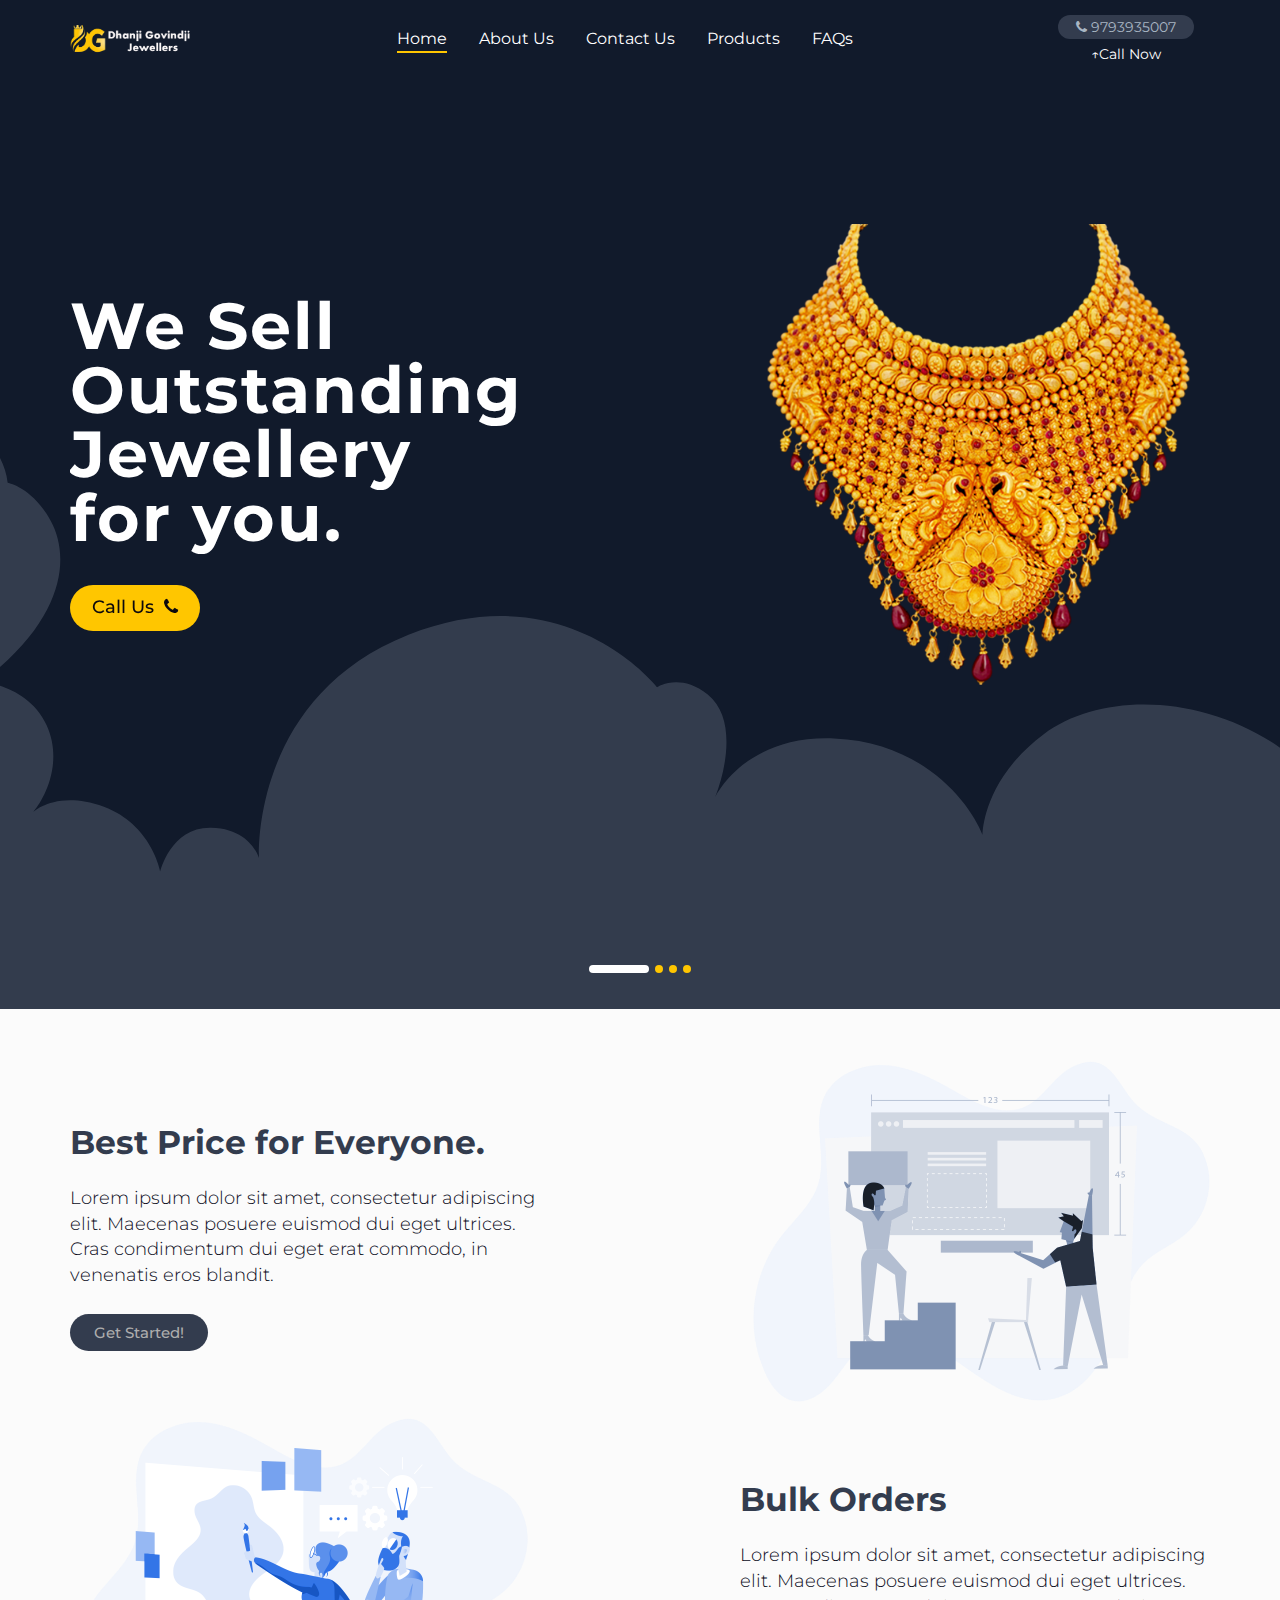
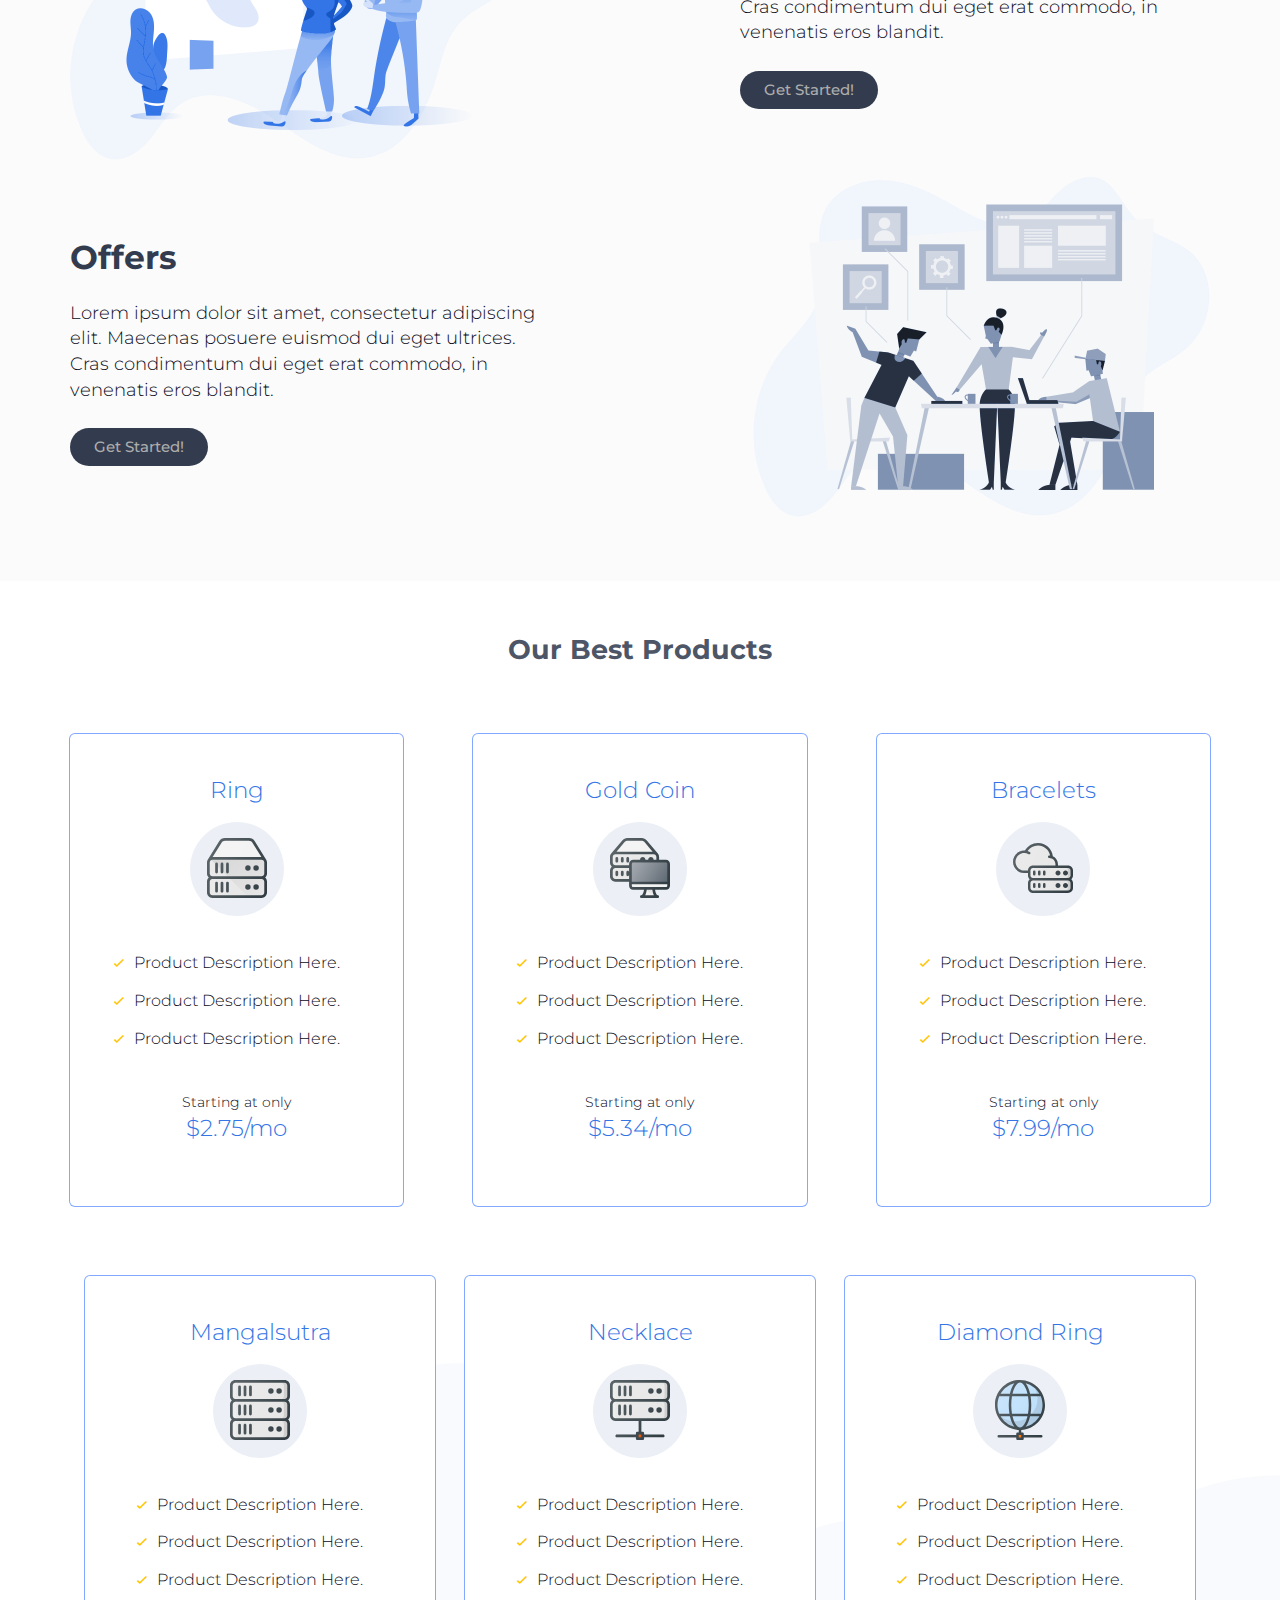
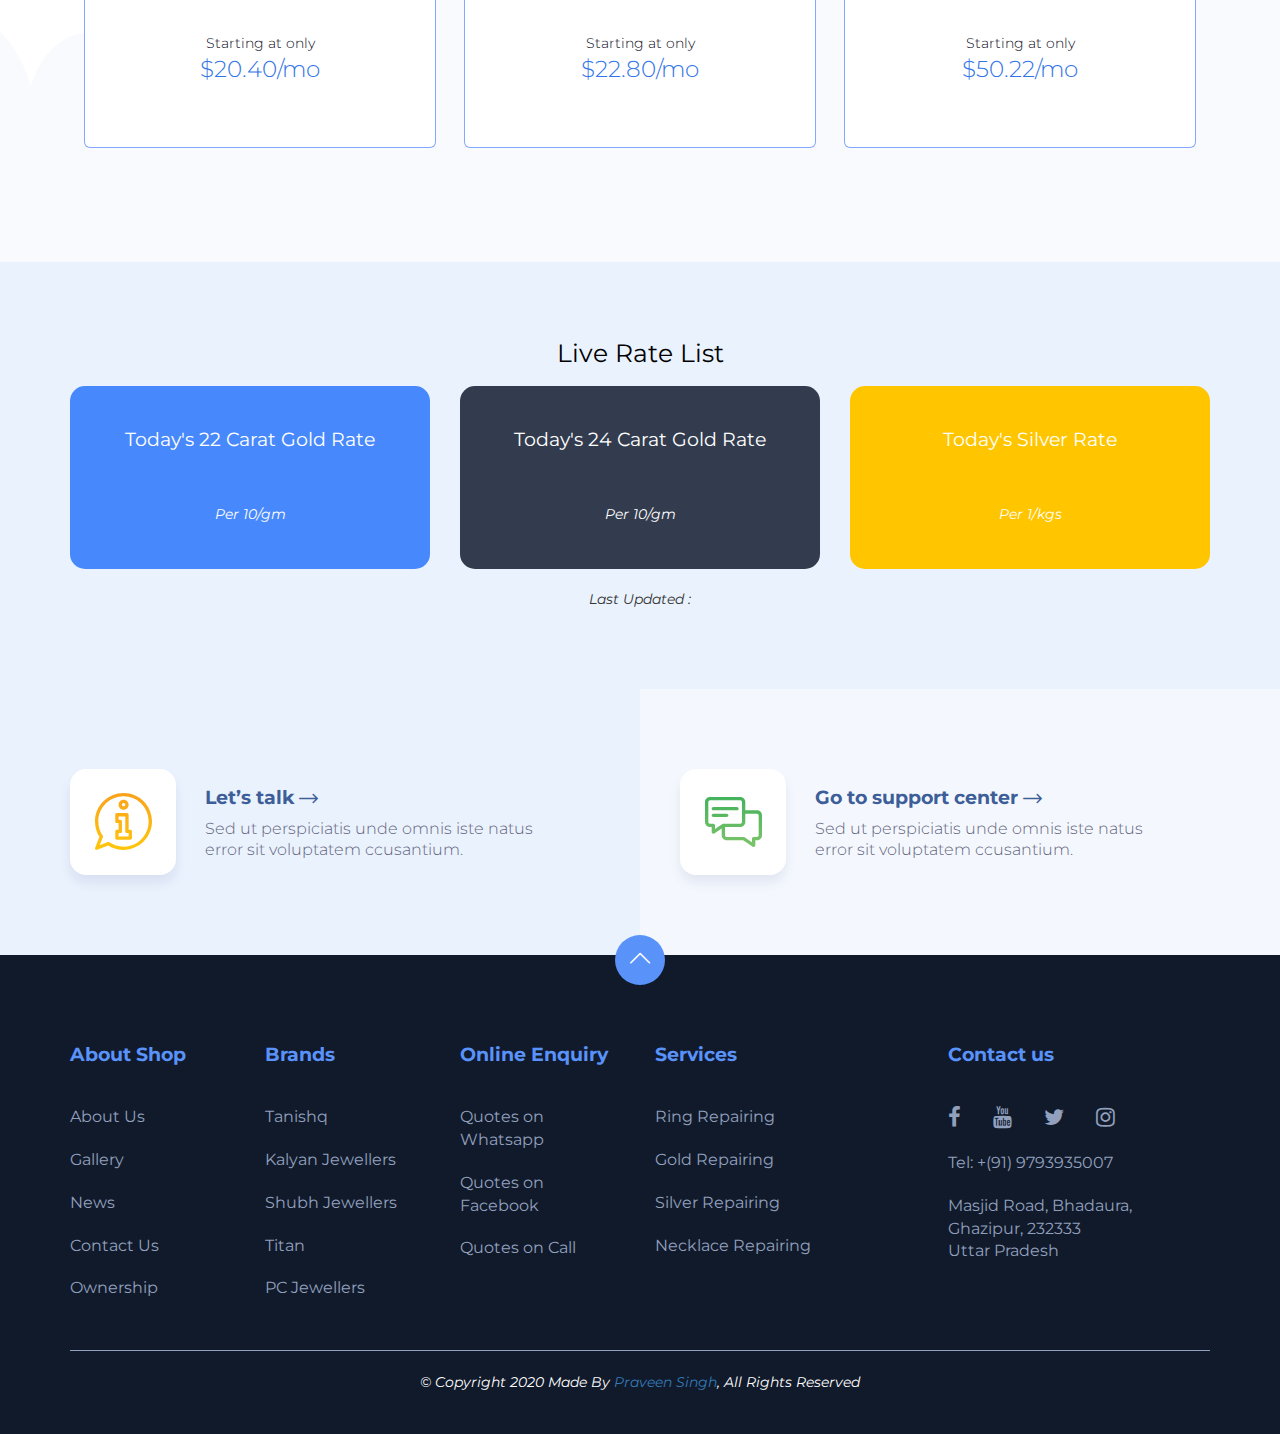
<file: index.html>
<!DOCTYPE html>
<html lang="en">
<head>
    <meta charset="UTF-8">
    <meta name="viewport" content="width=device-width, initial-scale=1.0">
    <title>Dhanji Govindji Jewellers</title>
    <meta name="author" content="Praveen Singh" />
    <meta name="description" content="No. 1 Jewellery Shop in Bhadaura, Ghazipur.">
    <link rel="icon" href="images/favicon.png" type="image/png" />
    <link rel="stylesheet" type="text/css" href="css/bootstrap.min.css">
    <link rel="stylesheet" type="text/css" href="css/font-awesome.min.css">
    <link rel="stylesheet" type="text/css" href="css/slick.css">
    <link rel="stylesheet" type="text/css" href="css/style.css">
    <link rel="stylesheet" type="text/css" href="css/custom.css">
    <link rel="stylesheet" href="https://cdnjs.cloudflare.com/ajax/libs/font-awesome/4.7.0/css/font-awesome.min.css">
    <meta http-equiv="Content-Security-Policy" content="upgrade-insecure-requests">
</head>
<body>
<div id="header-holder">
    <nav id="nav" class="navbar navbar-full">
        <div class="container-fluid">
            <div class="container container-nav">
                <div class="row">
                    <div class="col-md-12">
                        <div class="navbar-header">
                            <button aria-expanded="false" type="button" class="navbar-toggle collapsed" data-toggle="collapse" data-target="#bs">
                                <span class="icon-bar"></span>
                                <span class="icon-bar"></span>
                                <span class="icon-bar"></span>
                            </button>
                            <a class="navbar-brand" href="index.html"><img src="images/logo-1.png" alt="Dhanji Govindji Jewellers"></a>
                        </div>
                        <div style="height: 1px;" role="main" aria-expanded="false" class="navbar-collapse collapse navbar-collapse-centered" id="bs">
                            <ul class="nav navbar-nav navbar-nav-centered">
                                <li class="nav-item active"><a class="nav-link" href="index.html">Home</a></li>
                                <li class="nav-item">
                                    <a class="nav-link" href="about.html">About Us</a>
                                </li>
                                <li class="nav-item">
                                    <a class="nav-link" href="contact.html">Contact Us</a>
                                </li>
                                <li class="nav-item">
                                    <a class="nav-link" href="#">Products</a>
                                </li>
                                <li class="nav-item">
                                    <a class="nav-link" href="#">FAQs</a>
                                </li>
                            </ul>
    
                            <ul class="nav navbar-nav navbar-right other-navbar">
                                <li class="nav-item">
                                    <a href="tel:+919793935007" class="nav-link btn-client-area"><i class="fa fa-phone"></i> 9793935007</a>
                                    <div class="chat-info"><span>&#8593;</span></i>Call Now</div>
                                </li>
                                
                            </ul>
                        </div>
                    </div>
                </div>
            </div>
        </div>
    </nav>
    <div id="top-content" class="container-fluid">
        <div class="container">
            <div class="row">
                <div class="col-sm-12">
                    <div class="main-slider">
                        <div class="slide">
                            <div class="row rtl-row">
                                <div class="col-sm-5">
                                    <div class="img-holder">
                                        <img src="images/kiss.png" alt="">
                                    </div>
                                </div>
                                <div class="col-sm-7">
                                    <div class="b-text">We Sell Outstanding Jewellery<br>for you.</div>
                                    <a href="tel:+919793935007" class="hbtn hbtn-primary hbtn-lg">Call Us &nbsp;<i class="fa fa-phone"></i></a>
                                </div>
                            </div>
                        </div>
                        <div class="slide">
                            <div class="row rtl-row">
                                <div class="col-sm-5">
                                    <div class="img-holder">
                                        <img src="images/praveen.png.png" alt="">
                                    </div>
                                </div>
                                <div class="col-sm-7">
                                    <div class="b-text">Huge Range <br>in<br>Bhadaura.</div>
                                    <!-- <div class="m-text">Starting at only <span class="bold">$2.38/mo*</span></div> -->
                                    <a href="tel:+919793935007" class="hbtn hbtn-primary hbtn-lg">Call Us &nbsp;<i class="fa fa-phone"></i></a>
                                </div>
                            </div>
                        </div>
                        <div class="slide">
                            <div class="row rtl-row">
                                <div class="col-sm-5">
                                    <div class="img-holder">
                                        <img src="images/model.png" alt="">
                                    </div>
                                </div>
                                <div class="col-sm-7">
                                    <div class="b-text">Gold Jewellery<br>Starting at<br> Rs. 30,000</div>
                                    <!-- <div class="m-text">Starting at only <span class="bold">$2.38/mo*</span></div> -->
                                    <a href="tel:+919793935007" class="hbtn hbtn-primary hbtn-lg">Call Us &nbsp;<i class="fa fa-phone"></i></a>
                                </div>
                            </div>
                        </div>
                        <div class="slide">
                            <div class="row rtl-row">
                                <div class="col-sm-5">
                                    <div class="img-holder">
                                        <img src="images/model-3.png" alt="">
                                    </div>
                                </div>
                                <div class="col-sm-7">
                                    <div class="b-text">Declare <br>your Love!!<br>Save Upto <br>10% off.</div>
                                    <!-- <div class="m-text">Starting at only <span class="bold">$2.38/mo*</span></div> -->
                                    <a href="tel:+919793935007" class="hbtn hbtn-primary hbtn-lg">Call Us &nbsp;<i class="fa fa-phone"></i></a>
                                </div>
                            </div>
                        </div>
                        <!-- <div class="slide">
                            <div class="row">
                                <div class="col-xs-12">
                                    <div class="main-domain-search-holder">
                                        <div class="b-text">Declare your Love!<br>Save Upto 10% off.</div>
                                        <form>
                                            <div class="row">
                                                <div class="col-md-12">
                                                    <div class="input-items">
                                                        <input type="text" class="form-control domain-input" name="domain" placeholder="My domain name" autocapitalize="none" />
                                                        <span class="input-items-btn">
                                                            <input type="submit" class="btn search" value="Search" />
                                                            <input type="submit" name="transfer" class="btn transfer" value="Transfer" />
                                                        </span>
                                                    </div>
                                                </div>
                                            </div>
                                        </form>
                                        <div class="m-text">Starting at only <span class="bold">$2.38/mo*</span></div>
                                        <a href="tel:+919793935007" class="hbtn hbtn-primary hbtn-lg">Call Us &nbsp;<i class="fa fa-phone"></i></a>
                                    </div>
                                </div>
                            </div>
                        </div> -->
                    </div>
                </div>
            </div>
        </div>
    </div>
</div>
<div class="features container-fluid">
    <div class="container">
        <div class="row rtl-row">
            <div class="col-sm-5">
                <div class="img-holder">
                    <img src="images/feature1.png" alt="">
                </div>
            </div>
            <div class="col-sm-7">
                <div class="feature-info">
                    <div class="feature-title">Best Price for Everyone.</div>
                    <div class="feature-text">Lorem ipsum dolor sit amet, consectetur adipiscing elit. Maecenas posuere euismod dui eget ultrices. Cras condimentum dui eget erat commodo, in venenatis eros blandit.</div>
                    <div class="feature-link"><a href="#" class="hbtn hbtn-default">Get Started!</a></div>
                </div>
            </div>
        </div>
        <div class="row">
            <div class="col-sm-5">
                <div class="img-holder">
                    <img src="images/feature2.png" alt="">
                </div>
            </div>
            <div class="col-sm-7 def-aligned">
                <div class="feature-info">
                    <div class="feature-title">Bulk Orders</div>
                    <div class="feature-text">Lorem ipsum dolor sit amet, consectetur adipiscing elit. Maecenas posuere euismod dui eget ultrices. Cras condimentum dui eget erat commodo, in venenatis eros blandit.</div>
                    <div class="feature-link"><a href="#" class="hbtn hbtn-default">Get Started!</a></div>
                </div>
            </div>
        </div>
        <div class="row rtl-row">
            <div class="col-sm-5">
                <div class="img-holder">
                    <img src="images/feature3.png" alt="">
                </div>
            </div>
            <div class="col-sm-7">
                <div class="feature-info">
                    <div class="feature-title">Offers</div>
                    <div class="feature-text">Lorem ipsum dolor sit amet, consectetur adipiscing elit. Maecenas posuere euismod dui eget ultrices. Cras condimentum dui eget erat commodo, in venenatis eros blandit.</div>
                    <div class="feature-link"><a href="#" class="hbtn hbtn-default">Get Started!</a></div>
                </div>
            </div>
        </div>
    </div>
</div>
<div class="pricing container-fluid">
    <div class="container">
        <div class="row">
            <div class="col-xs-12">
                <div class="row-title">Our Best Products</div>
            </div>
        </div>
        <div class="row custom-padding">
            <div class="col-sm-6 col-md-4">
                <div class="pricing-box">
                    <div class="pricing-title">Ring</div>
                    <div class="pricing-icon">
                        <div class="icon"><img src="images/server1.svg" alt=""></div>
                    </div>
                    <div class="pricing-details">
                        <ul>
                            <li>Product Description Here.</li>
                            <li>Product Description Here.</li>
                            <li>Product Description Here.</li>
                        </ul>
                    </div>
                    <div class="pricing-price">
                        <div class="price-info">Starting at only</div>
                        <div class="price">
                            <span class="currency">$</span><span class="num">2.75</span><span class="duration">/mo</span>
                        </div>
                    </div>
                    <!-- <div class="pricing-button">
                        <a href="webhosting.html">Get Started!</a>
                    </div> -->
                </div>
            </div>
            <div class="col-sm-6 col-md-4">
                <div class="pricing-box">
                    <div class="pricing-title">Gold Coin</div>
                    <div class="pricing-icon">
                        <div class="icon"><img src="images/server4.svg" alt=""></div>
                    </div>
                    <div class="pricing-details">
                        <ul>
                            <li>Product Description Here.</li>
                            <li>Product Description Here.</li>
                            <li>Product Description Here.</li>
                        </ul>
                    </div>
                    <div class="pricing-price">
                        <div class="price-info">Starting at only</div>
                        <div class="price">
                            <span class="currency">$</span><span class="num">5.34</span><span class="duration">/mo</span>
                        </div>
                    </div>
                    <!-- <div class="pricing-button">
                        <a href="wordpresshosting.html">See Plans</a>
                    </div> -->
                </div>
            </div>
            <div class="col-sm-6 col-md-4">
                <div class="pricing-box">
                    <div class="pricing-title">Bracelets</div>
                    <div class="pricing-icon">
                        <div class="icon"><img src="images/server2.svg" alt=""></div>
                    </div>
                    <div class="pricing-details">
                        <ul>
                            <li>Product Description Here.</li>
                            <li>Product Description Here.</li>
                            <li>Product Description Here.</li>
                        </ul>
                    </div>
                    <div class="pricing-price">
                        <div class="price-info">Starting at only</div>
                        <div class="price">
                            <span class="currency">$</span><span class="num">7.99</span><span class="duration">/mo</span>
                        </div>
                    </div>
                    <!-- <div class="pricing-button">
                        <a href="cloudhosting.html">Know more</a> -->
                    </div>
                </div>
            </div>
            <div class="col-sm-6 col-md-4">
                <div class="pricing-box">
                    <div class="pricing-title">Mangalsutra</div>
                    <div class="pricing-icon">
                        <div class="icon"><img src="images/server3.svg" alt=""></div>
                    </div>
                    <div class="pricing-details">
                        <ul>
                            <li>Product Description Here.</li>
                            <li>Product Description Here.</li>
                            <li>Product Description Here.</li>
                        </ul>
                    </div>
                    <div class="pricing-price">
                        <div class="price-info">Starting at only</div>
                        <div class="price">
                            <span class="currency">$</span><span class="num">20.40</span><span class="duration">/mo</span>
                        </div>
                    </div>
                    <!-- <div class="pricing-button">
                        <a href="vpshosting.html">Get Started!</a>
                    </div> -->
                </div>
            </div>
            <div class="col-sm-6 col-md-4">
                <div class="pricing-box">
                    <div class="pricing-title">Necklace</div>
                    <div class="pricing-icon">
                        <div class="icon"><img src="images/server5.svg" alt=""></div>
                    </div>
                    <div class="pricing-details">
                        <ul>
                            <li>Product Description Here.</li>
                            <li>Product Description Here.</li>
                            <li>Product Description Here.</li>
                        </ul>
                    </div>
                    <div class="pricing-price">
                        <div class="price-info">Starting at only</div>
                        <div class="price">
                            <span class="currency">$</span><span class="num">22.80</span><span class="duration">/mo</span>
                        </div>
                    </div>
                    <!-- <div class="pricing-button">
                        <a href="dedicatedhosting.html">See Plans</a>
                    </div> -->
                </div>
            </div>
            <div class="col-sm-6 col-md-4">
                <div class="pricing-box">
                    <div class="pricing-title">Diamond Ring</div>
                    <div class="pricing-icon">
                        <div class="icon"><img src="images/server6.svg" alt=""></div>
                    </div>
                    <div class="pricing-details">
                        <ul>
                            <li>Product Description Here.</li>
                            <li>Product Description Here.</li>
                            <li>Product Description Here.</li>
                        </ul>
                    </div>
                    <div class="pricing-price">
                        <div class="price-info">Starting at only</div>
                        <div class="price">
                            <span class="currency">$</span><span class="num">50.22</span><span class="duration">/mo</span>
                        </div>
                    </div>
                    <!-- <div class="pricing-button">
                        <a href="domains.html">Know more</a>
                    </div> -->
                </div>
            </div>
        </div>
    </div>
</div>
<div class="latest-news container-fluid">
    <div class="container">
        <div class="row">
            <div class="xyzjj">
                <center>Live Rate List </center>
               </div>
            <div class="col-sm-8">
            </div>
            <!-- <div class="col-sm-4">
                <div class="main-btn-holder">
                    <a href="blog.html" class="hbtn hbtn-default">View more</a>
                </div>
            </div> -->
        </div>
        <div class="row">
            <div class="col-sm-6 col-md-4">
                <div class="post-box blue-bg">
                    <div class="post-img"></div>
                    <!-- <span class="badge badge-danger">Hot</span> -->
                    <br></br>
                    <div class="post-title"><center>Today's 22 Carat Gold Rate</center></div>
                    <br></br>
                    <center><i class="rate-card" id="rates"></i><i style="color:white"> Per 10/gm</i></center>
                    <br></br>
                </div>
            </div>
            <div class="col-sm-6 col-md-4">
                <div class="post-box grey-bg">
                    <div class="post-img"></div>
                    <!-- <span class="badge badge-info">Hot</span> -->
                    <br></br>
                    <div class="post-title"><center>Today's 24 Carat Gold Rate</center></div>
                    <br></br>
                    <center><i class="rate-card" id="rates1"></i> <i style="color:white"> Per 10/gm</i></center>
                    <br></br>
                    <!-- <div class="post-link"><a href="#">Learn more</a></div> -->
                </div>
            </div>
            <div class="col-sm-12 col-md-4">
                <div class="post-box yellow-bg">
                    <div class="post-img"></div>
                    <!-- <span class="badge badge-dark">Hot</span> -->
                    <br></br>
                    <div class="post-title"><center>Today's Silver Rate</center></div>
                    <br></br>
                    <center><i class="rate-card" id="rates2"></i><i style="color:white"> Per 1/kgs</i></center>
                    <br></br>
                    <!-- <div class="post-link"><a href="#">Learn more</a></div> -->
                </div>
            </div>
            <center><i class="time-card" id="lastupdated">Last Updated : </i></center>
        </div>
    </div>
</div>
<!-- <div class="domain-search-holder container-fluid">
    <div class="container">
        <form>
            <div class="row">
                <div class="col-sm-12 col-md-4 col-lgmd-4"><div class="title">Search a domain</div></div>
                <div class="col-sm-8 col-md-5 col-lgmd-6">
                    <input class="domain-input" type="text" placeholder="Domain name"> 
                </div>
                <div class="col-sm-4 col-md-3 col-lgmd-2">
                    <button type="submit">Search now</button>
                </div>
            </div>
        </form>
    </div>
</div> -->
<div class="support-links container-fluid">
    <div class="row">
        <div class="col-sm-6 hylink-holder">
            <div class="hylink-box">
                <div class="icon"><img src="images/info.svg" alt=""></div>
                <a href="#" class="link">Let’s talk</a>
                <div class="text">Sed ut perspiciatis unde omnis iste natus error sit voluptatem ccusantium.</div>
            </div>
        </div>
        <div class="col-sm-6 hylink-holder">
            <div class="hylink-box">
                <div class="icon"><img src="images/chat.svg" alt=""></div>
                <a href="#" class="link">Go to support center</a>
                <div class="text">Sed ut perspiciatis unde omnis iste natus error sit voluptatem ccusantium.</div>
            </div>
        </div>
    </div>
</div>
<div class="footer container-fluid">
    <a class="btn-go-top" href="#"><i class="hstb hstb-down-arrow"></i></a>
    <div class="container">
        <div class="row">
            <div class="col-xs-6 col-sm-2 col-md-2 col-lg-2">
                <div class="footer-menu">
                    <h4>About Shop</h4>
                    <ul>
                        <li><a href="about.html">About Us</a></li>
                        <li><a href="blog.html">Gallery</a></li>
                        <li><a href="blog.html">News</a></li>
                        <li><a href="contact.html">Contact Us</a></li>
                        <li><a href="#">Ownership</a></li>
                    </ul>
                </div>
            </div>
            <div class="col-xs-6 col-sm-2 col-md-2 col-lg-2">
                <div class="footer-menu">
                    <h4>Brands</h4>
                    <ul>
                        <li><a href="#">Tanishq</a></li>
                        <li><a href="#">Kalyan Jewellers</a></li>
                        <li><a href="#">Shubh Jewellers</a></li>
                        <li><a href="#">Titan</a></li>
                        <li><a href="#">PC Jewellers</a></li>
                    </ul>
                </div>
            </div>
            <div class="col-xs-6 col-sm-2 col-md-2 col-lg-2">
                <div class="footer-menu">
                    <h4>Online Enquiry</h4>
                    <ul>
                        <li><a href="#">Quotes on Whatsapp</a></li>
                        <li><a href="#">Quotes on Facebook</a></li>
                        <li><a href="#">Quotes on Call</a></li>
                    </ul>
                </div>
            </div>
            <div class="col-xs-6 col-sm-3 col-md-3 col-lg-3">
                <div class="footer-menu">
                    <h4>Services</h4>
                    <ul>
                        <li><a href="#">Ring Repairing</a></li>
                        <li><a href="#">Gold Repairing</a></li>
                        <li><a href="#">Silver Repairing</a></li>
                        <li><a href="#">Necklace Repairing</a></li>
                    </ul>  
                </div>
            </div>
            <div class="col-xs-12 col-sm-3 col-md-3 col-lg-3">
                <div class="footer-menu custom-footer-menu">
                    <h4>Contact us</h4>
                    <ul class="social">
                        <li><a href="#"><i class="fa fa-facebook-f"></i></a></li>
                        <li><a href="#"><i class="fa fa-youtube"></i></a></li>
                        <li><a href="#"><i class="fa fa-twitter"></i></a></li>
                        <li><a href="#"><i class="fa fa-instagram"></i></a></li>
                    </ul>
                    <ul>
                        <li>Tel: +(91) 9793935007</li>
                        <li>Masjid Road, Bhadaura, <br> Ghazipur, 232333 <br>  Uttar Pradesh</li>
                        <!-- <li><a href="#">Chatting service</a></li>
                        <li><a href="#">Submit a ticket</a></li>
                        <li><a href="#">Our location</a></li> -->
                    </ul>
                </div>
            </div>
        </div>
        <div class="sub-footer">
            <div class="row">
                <div class="col-md-6">
                    <!-- <div class="sub-footer-menu">
                        <ul>
                            <li><a href="#">Sitemap</a></li>
                            <li><a href="#">Terms of Service</a></li>
                            <li><a href="privacy.html">Privacy Policy</a></li>
                        </ul>        
                    </div> -->
                </div>
            </div>
                <div>
                <center>
                <i class="footer-text">© Copyright 2020 Made By <a href="https://www.facebook.com/spraveenofficial">Praveen Singh</a>, All Rights Reserved</i>
                </center>
                </div>
                <!-- <div class="col-md-6"> -->
                    <!-- <div class="copyright">© Copyright 2020 Made By Praveen Singh, All Rights Reserved</div> -->
                <!-- </div> -->
            
        </div>
    </div>
</div>
<script src="https://code.jquery.com/jquery-3.2.1.min.js"></script>
<script src="js/jquery.min.js"></script>
<script src="js/bootstrap.min.js"></script>
<script src="js/slick.min.js"></script>
<script src="js/main.js"></script>
<script src="js/rate.js"></script>
<script src="js/rates.js"></script>
</body>
</html>
</file>
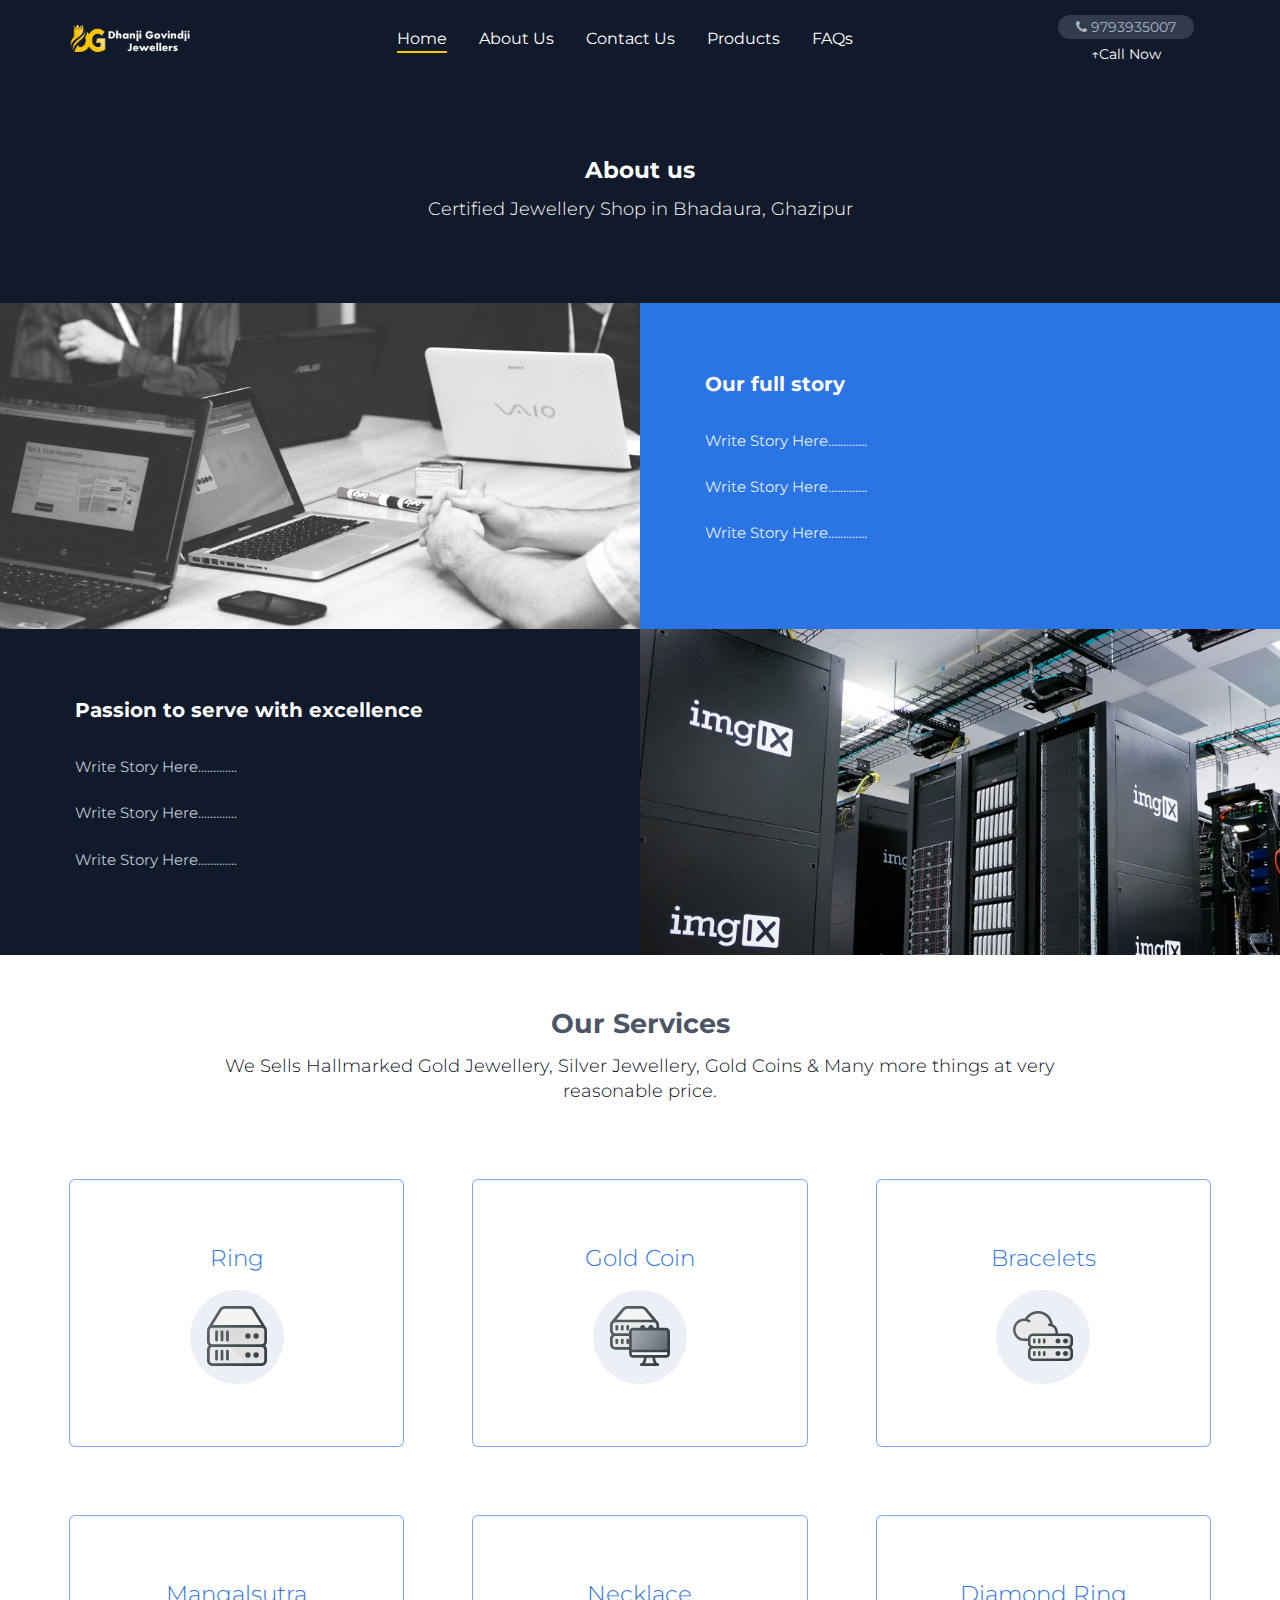
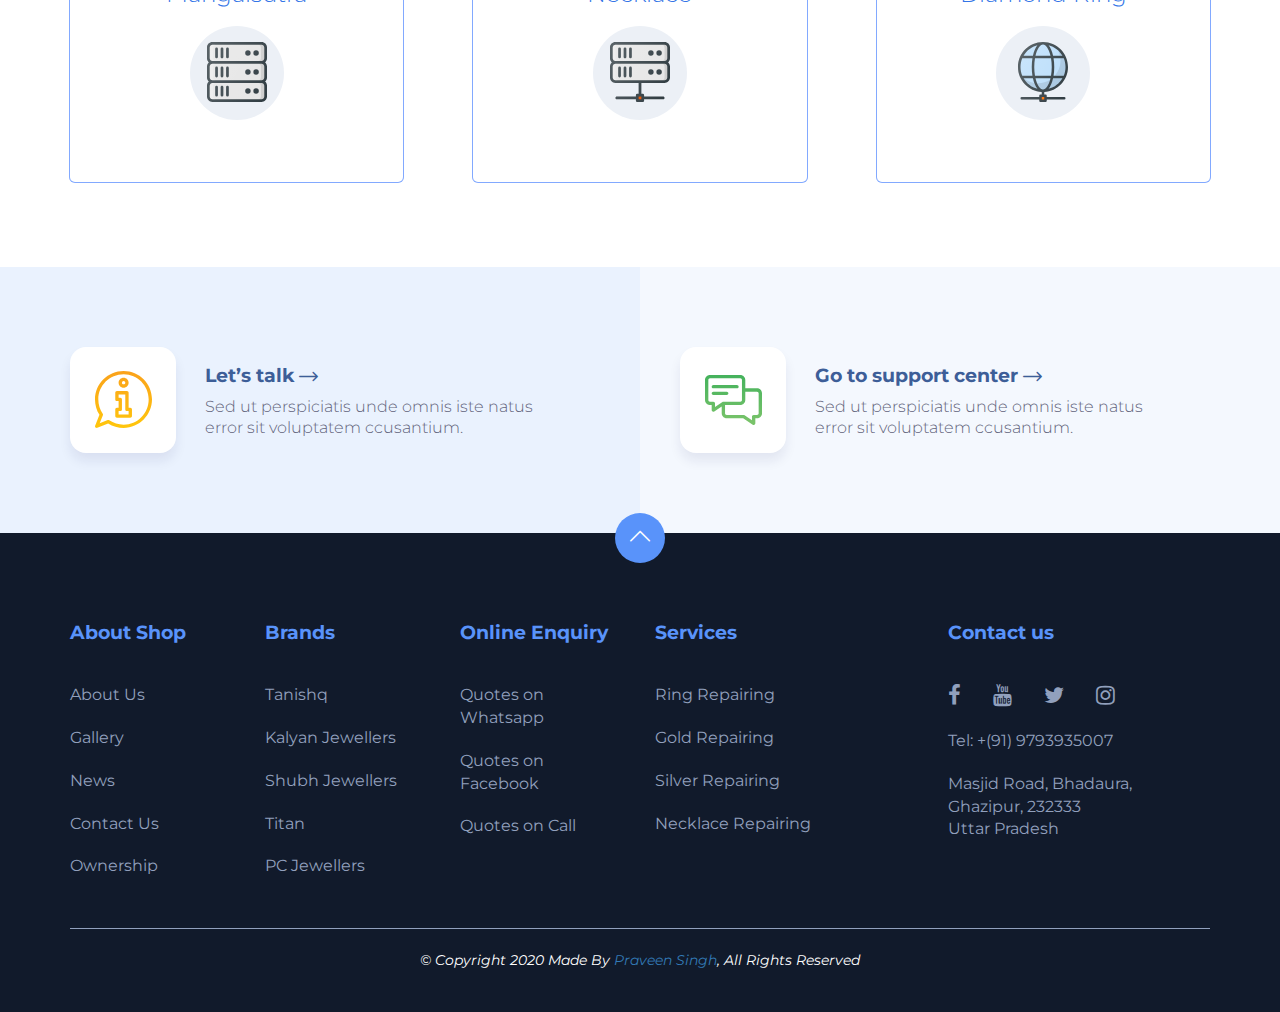
<file: about.html>
<!DOCTYPE html>
<html lang="en">
<head>
    <meta charset="UTF-8">
    <meta name="viewport" content="width=device-width, initial-scale=1.0">
    <title>About US - Dhanji Govindji Jewellers</title>
    <meta name="author" content="Praveen Singh" />
    <meta name="description" content="No. 1 Jewellery Shop in Bhadaura, Ghazipur.">
    <link rel="icon" href="images/favicon.png" type="image/png" />
    <link rel="stylesheet" type="text/css" href="css/bootstrap.min.css">
    <link rel="stylesheet" type="text/css" href="css/font-awesome.min.css">
    <link rel="stylesheet" type="text/css" href="css/slick.css">
    <link rel="stylesheet" type="text/css" href="css/style.css">
    <link rel="stylesheet" type="text/css" href="css/custom.css">
    <link rel="stylesheet" href="https://cdnjs.cloudflare.com/ajax/libs/font-awesome/4.7.0/css/font-awesome.min.css">
</head>
<body>
<div id="header-holder" class="innerpage">
    <nav id="nav" class="navbar navbar-full">
        <div class="container-fluid">
            <div class="container container-nav">
                <div class="row">
                    <div class="col-md-12">
                        <div class="navbar-header">
                            <button aria-expanded="false" type="button" class="navbar-toggle collapsed" data-toggle="collapse" data-target="#bs">
                                <span class="icon-bar"></span>
                                <span class="icon-bar"></span>
                                <span class="icon-bar"></span>
                            </button>
                            <a class="navbar-brand" href="index.html"><img src="images/logo-1.png" alt="Dhanji Govindji Jewellers"></a>
                        </div>
                        <div style="height: 1px;" role="main" aria-expanded="false" class="navbar-collapse collapse navbar-collapse-centered" id="bs">
                            <ul class="nav navbar-nav navbar-nav-centered">
                                <li class="nav-item active"><a class="nav-link" href="index.html">Home</a></li>
                                <li class="nav-item">
                                    <a class="nav-link" href="about.html">About Us</a>
                                </li>
                                <li class="nav-item">
                                    <a class="nav-link" href="contact.html">Contact Us</a>
                                </li>
                                <li class="nav-item">
                                    <a class="nav-link" href="#">Products</a>
                                </li>
                                <li class="nav-item">
                                    <a class="nav-link" href="#">FAQs</a>
                                </li>
                            </ul>
                            <ul class="nav navbar-nav navbar-right other-navbar">
                                <li class="nav-item">
                                    <a href="tel:+919793935007" class="nav-link btn-client-area"><i class="fa fa-phone"></i> 9793935007</a>
                                    <div class="chat-info"><span>&#8593;</span></i>Call Now</div>
                                </li>
                                
                            </ul>
                        </div>
                    </div>
                </div>
            </div>
        </div>
    </nav>
    <div id="top-content" class="container-fluid">
        <div class="container">
            <div class="row">
                <div class="col-sm-12">
                    <div class="page-title">About us</div>
                    <div class="page-subtitle">Certified Jewellery Shop in Bhadaura, Ghazipur</div>
                </div>
            </div>
        </div>
    </div>
</div>
<div class="text-photo-sc container-fluid blue-bg">
    <div class="row">
        <div class="col-md-6 photo-holder photo1"></div>
        <div class="col-md-6 text-holder text1">
            <div class="text-box">
                <h4>Our full story</h4>
                <p>Write Story Here.............</p>
                <p>Write Story Here.............</p>
                <p>Write Story Here.............</p>
            </div>
        </div>
    </div>
</div>
<div class="text-photo-sc container-fluid darkblue-bg">
    <div class="row rtl-row">
        <div class="col-md-6 photo-holder photo2"></div>
        <div class="col-md-6 text-holder text2 opposite">
            <div class="text-box">
                <h4>Passion to serve with excellence</h4>
                <p>Write Story Here.............</p>
                <p>Write Story Here.............</p>
                <p>Write Story Here.............</p>
            </div>
        </div>
    </div>
</div>
<div class="services container-fluid">
    <div class="container">
        <div class="row">
            <div class="col-md-12">
                <div class="row-title">Our Services</div>
                <div class="row-subtitle">We Sells Hallmarked Gold Jewellery, Silver Jewellery, Gold Coins & Many more things at very reasonable price.</div>
            </div>
        </div>
        <div class="row custom-padding">
            <div class="col-xs-12 col-sm-6 col-md-4">
                <a href="#" class="service-box">
                    <div class="title">Ring</div>
                    <div class="icon"><img src="images/server1.svg" alt=""></div>
                </a>
            </div>
            <div class="col-xs-12 col-sm-6 col-md-4">
                <a href="#" class="service-box">
                    <div class="title">Gold Coin</div>
                    <div class="icon"><img src="images/server4.svg" alt=""></div>
                </a>
            </div>
            <div class="col-xs-12 col-sm-6 col-md-4">
                <a href="#" class="service-box">
                    <div class="title">Bracelets</div>
                    <div class="icon"><img src="images/server2.svg" alt=""></div>
                </a>
            </div>
            <div class="col-xs-12 col-sm-6 col-md-4">
                <a href="#" class="service-box">
                    <div class="title">Mangalsutra</div>
                    <div class="icon"><img src="images/server3.svg" alt=""></div>
                </a>
            </div>
            <div class="col-xs-12 col-sm-6 col-md-4">
                <a href="#" class="service-box">
                    <div class="title">Necklace</div>
                    <div class="icon"><img src="images/server5.svg" alt=""></div>
                </a>
            </div>
            <div class="col-xs-12 col-sm-6 col-md-4">
                <a href="#" class="service-box">
                    <div class="title">Diamond Ring</div>
                    <div class="icon"><img src="images/server6.svg" alt=""></div>
                </a>
            </div>
        </div>
    </div>
</div>
<div class="support-links container-fluid">
    <div class="row">
        <div class="col-sm-6 hylink-holder">
            <div class="hylink-box">
                <div class="icon"><img src="images/info.svg" alt=""></div>
                <a href="#" class="link">Let’s talk</a>
                <div class="text">Sed ut perspiciatis unde omnis iste natus error sit voluptatem ccusantium.</div>
            </div>
        </div>
        <div class="col-sm-6 hylink-holder">
            <div class="hylink-box">
                <div class="icon"><img src="images/chat.svg" alt=""></div>
                <a href="#" class="link">Go to support center</a>
                <div class="text">Sed ut perspiciatis unde omnis iste natus error sit voluptatem ccusantium.</div>
            </div>
        </div>
    </div>
</div>
<div class="footer container-fluid">
    <a class="btn-go-top" href="#"><i class="hstb hstb-down-arrow"></i></a>
    <div class="container">
        <div class="row">
            <div class="col-xs-6 col-sm-2 col-md-2 col-lg-2">
                <div class="footer-menu">
                    <h4>About Shop</h4>
                    <ul>
                        <li><a href="about.html">About Us</a></li>
                        <li><a href="blog.html">Gallery</a></li>
                        <li><a href="blog.html">News</a></li>
                        <li><a href="contact.html">Contact Us</a></li>
                        <li><a href="#">Ownership</a></li>
                    </ul>
                </div>
            </div>
            <div class="col-xs-6 col-sm-2 col-md-2 col-lg-2">
                <div class="footer-menu">
                    <h4>Brands</h4>
                    <ul>
                        <li><a href="#">Tanishq</a></li>
                        <li><a href="#">Kalyan Jewellers</a></li>
                        <li><a href="#">Shubh Jewellers</a></li>
                        <li><a href="#">Titan</a></li>
                        <li><a href="#">PC Jewellers</a></li>
                    </ul>
                </div>
            </div>
            <div class="col-xs-6 col-sm-2 col-md-2 col-lg-2">
                <div class="footer-menu">
                    <h4>Online Enquiry</h4>
                    <ul>
                        <li><a href="#">Quotes on Whatsapp</a></li>
                        <li><a href="#">Quotes on Facebook</a></li>
                        <li><a href="#">Quotes on Call</a></li>
                    </ul>
                </div>
            </div>
            <div class="col-xs-6 col-sm-3 col-md-3 col-lg-3">
                <div class="footer-menu">
                    <h4>Services</h4>
                    <ul>
                        <li><a href="#">Ring Repairing</a></li>
                        <li><a href="#">Gold Repairing</a></li>
                        <li><a href="#">Silver Repairing</a></li>
                        <li><a href="#">Necklace Repairing</a></li>
                    </ul>  
                </div>
            </div>
            <div class="col-xs-12 col-sm-3 col-md-3 col-lg-3">
                <div class="footer-menu custom-footer-menu">
                    <h4>Contact us</h4>
                    <ul class="social">
                        <li><a href="#"><i class="fa fa-facebook-f"></i></a></li>
                        <li><a href="#"><i class="fa fa-youtube"></i></a></li>
                        <li><a href="#"><i class="fa fa-twitter"></i></a></li>
                        <li><a href="#"><i class="fa fa-instagram"></i></a></li>
                    </ul>
                    <ul>
                        <li>Tel: +(91) 9793935007</li>
                        <li>Masjid Road, Bhadaura, <br> Ghazipur, 232333 <br>  Uttar Pradesh</li>
                        <!-- <li><a href="#">Chatting service</a></li>
                        <li><a href="#">Submit a ticket</a></li>
                        <li><a href="#">Our location</a></li> -->
                    </ul>
                </div>
            </div>
        </div>
        <div class="sub-footer">
            <div class="row">
                <div class="col-md-6">
                    <!-- <div class="sub-footer-menu">
                        <ul>
                            <li><a href="#">Sitemap</a></li>
                            <li><a href="#">Terms of Service</a></li>
                            <li><a href="privacy.html">Privacy Policy</a></li>
                        </ul>        
                    </div> -->
                </div>
            </div>
                <div>
                <center>
                <i class="footer-text">© Copyright 2020 Made By <a href="https://www.facebook.com/spraveenofficial">Praveen Singh</a>, All Rights Reserved</i>
                </center>
                </div>
                <!-- <div class="col-md-6"> -->
                    <!-- <div class="copyright">© Copyright 2020 Made By Praveen Singh, All Rights Reserved</div> -->
                <!-- </div> -->
            
        </div>
    </div>
</div>
<script src="https://code.jquery.com/jquery-3.2.1.min.js"></script>
<script src="js/jquery.min.js"></script>
<script src="js/bootstrap.min.js"></script>
<script src="js/slick.min.js"></script>
<script src="js/main.js"></script>
<script src="js/rate.js"></script>
<script src="js/rates.js"></script>
</body>
</html>
</file>
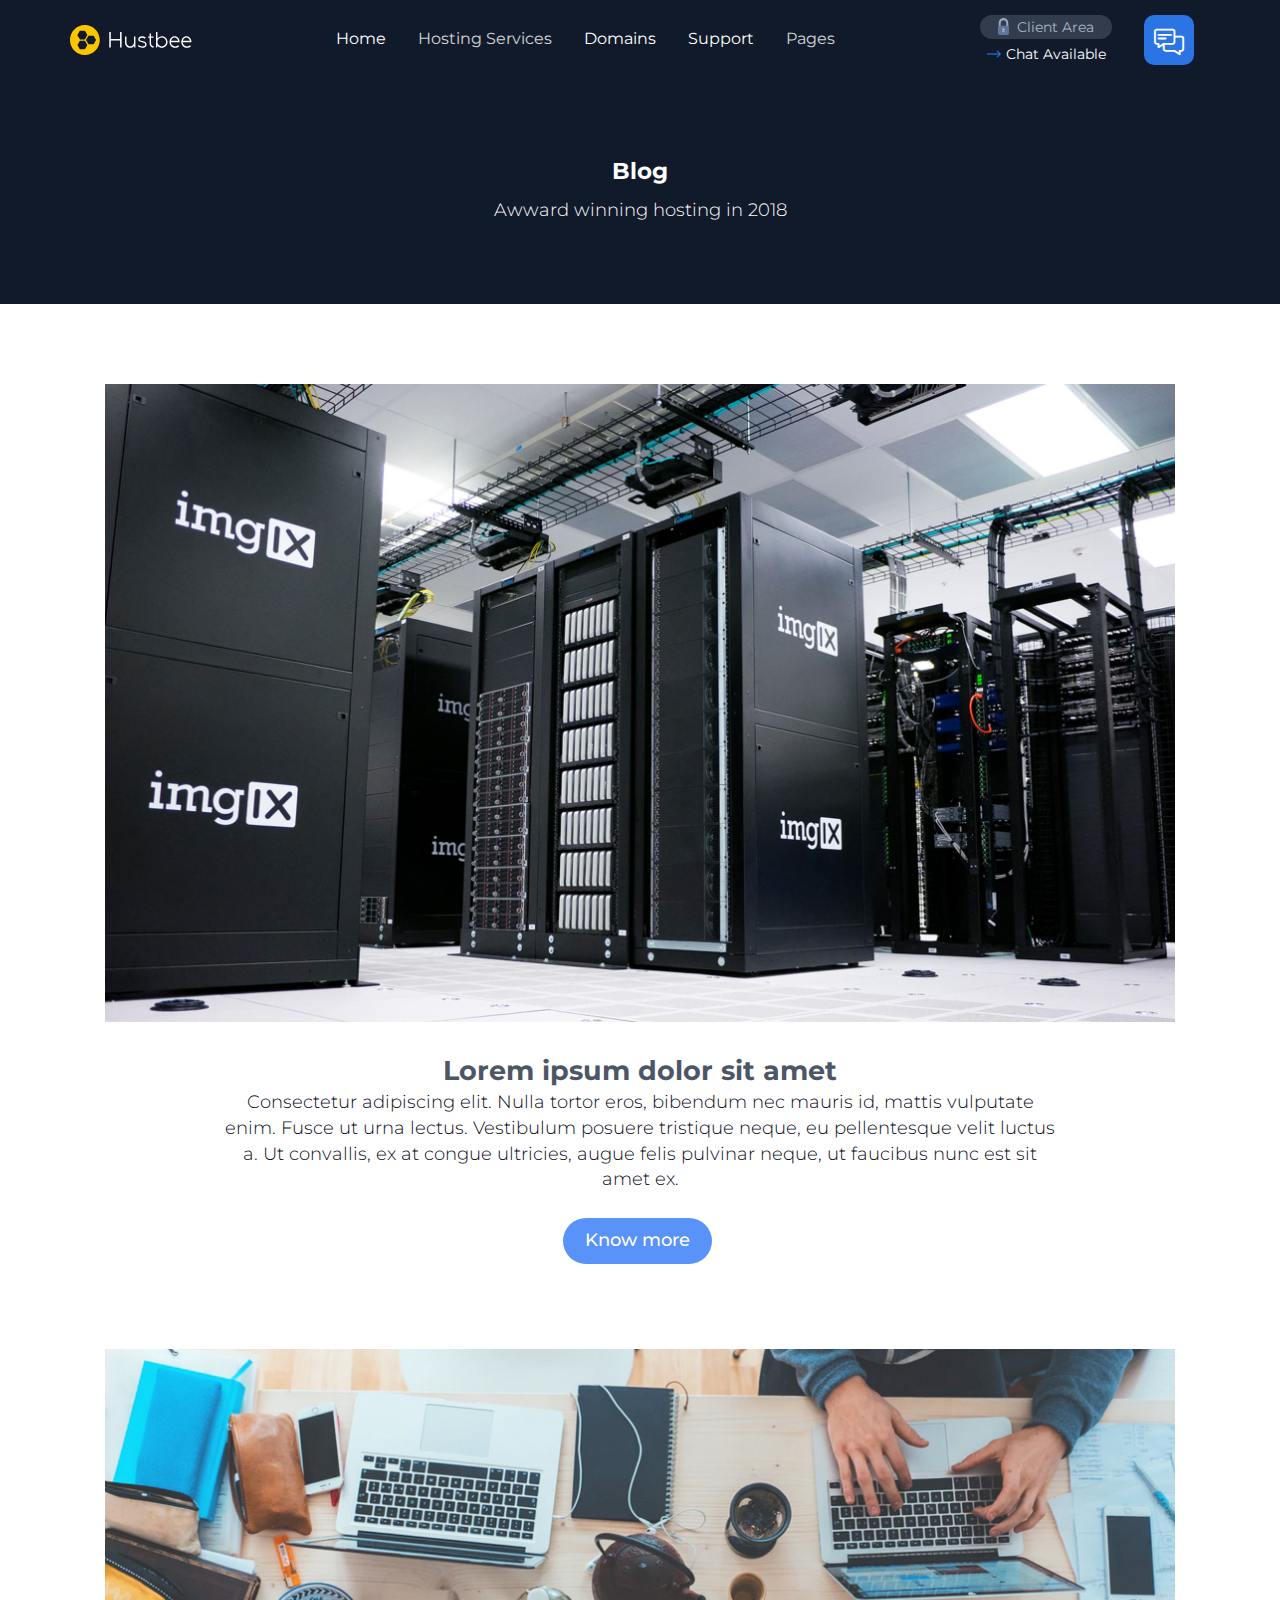
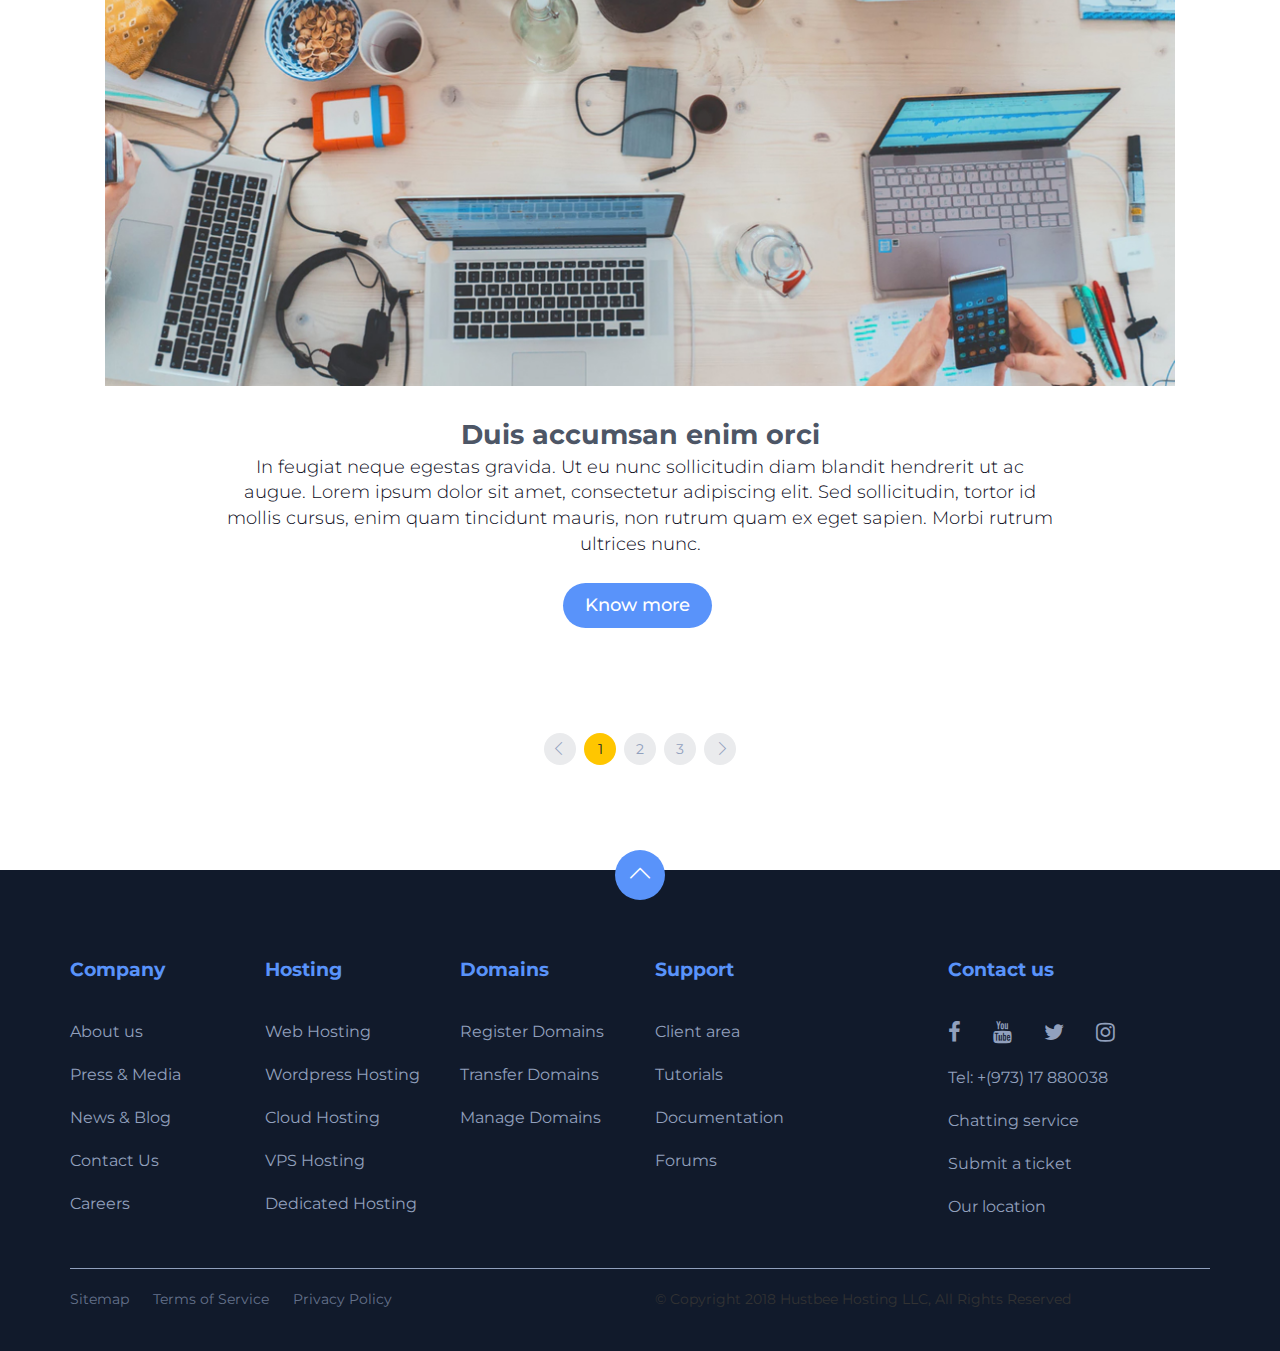
<file: blog.html>
<!DOCTYPE html>
<html lang="en">
<head>
    <meta charset="UTF-8">
    <meta name="viewport" content="width=device-width, initial-scale=1.0">
    <title>Hustbee</title>
    <link rel="stylesheet" type="text/css" href="css/bootstrap.min.css">
    <link rel="stylesheet" type="text/css" href="css/font-awesome.min.css">
    <link rel="stylesheet" type="text/css" href="css/slick.css">
    <link rel="stylesheet" type="text/css" href="css/style.css">
    <link rel="stylesheet" type="text/css" href="css/custom.css">
</head>
<body>
<div id="header-holder" class="innerpage">
    <nav id="nav" class="navbar navbar-full">
        <div class="container-fluid">
            <div class="container container-nav">
                <div class="row">
                    <div class="col-md-12">
                        <div class="navbar-header">
                            <button aria-expanded="false" type="button" class="navbar-toggle collapsed" data-toggle="collapse" data-target="#bs">
                                <span class="icon-bar"></span>
                                <span class="icon-bar"></span>
                                <span class="icon-bar"></span>
                            </button>
                            <a class="navbar-brand" href="index.html"><img src="images/logo.svg" alt="Hustbee"></a>
                        </div>
                        <div style="height: 1px;" role="main" aria-expanded="false" class="navbar-collapse collapse navbar-collapse-centered" id="bs">
                            <ul class="nav navbar-nav navbar-nav-centered">
                                <li class="nav-item"><a class="nav-link" href="index.html">Home</a></li>
                                <li class="nav-item dropdown">
                                    <a class="nav-link dropdown-toggle" href="#" data-toggle="dropdown">Hosting Services</a>
                                    <div class="dropdown-menu custom-dropdown-menu">
                                        <div class="dropdown-items-holder">
                                            <div class="items-with-icon">
                                                <div class="row">
                                                    <div class="col-xs-12 col-sm-6">
                                                        <a href="webhosting.html" class="link-with-icon">
                                                            <span class="icon"><img src="images/server1.svg" alt=""></span>
                                                            <span class="text">Web Hosting</span>
                                                        </a>
                                                        <a href="cloudhosting.html" class="link-with-icon">
                                                            <span class="icon"><img src="images/server2.svg" alt=""></span>
                                                            <span class="text">Cloud Hosting</span>
                                                        </a>
                                                        <a href="vpshosting.html" class="link-with-icon">
                                                            <span class="icon"><img src="images/server3.svg" alt=""></span>
                                                            <span class="text">VPS Hosting</span>
                                                        </a>
                                                    </div>
                                                    <div class="col-xs-12 col-sm-6">
                                                        <a href="wordpresshosting.html" class="link-with-icon">
                                                            <span class="icon"><img src="images/server4.svg" alt=""></span>
                                                            <span class="text">Wordpress Hosting</span>
                                                        </a>
                                                        <a href="dedicatedhosting.html" class="link-with-icon">
                                                            <span class="icon"><img src="images/server5.svg" alt=""></span>
                                                            <span class="text">Dedicated Hosting</span>
                                                        </a>
                                                        <a href="domains.html" class="link-with-icon">
                                                            <span class="icon"><img src="images/server6.svg" alt=""></span>
                                                            <span class="text">Domain Names</span>
                                                        </a>
                                                    </div>
                                                </div>
                                            </div>
                                            <div class="items">
                                                <div class="row">
                                                    <div class="col-xs-12 col-sm-6">
                                                        <a href="#" class="link">Hustbee Features</a>
                                                    </div>
                                                    <div class="col-xs-12 col-sm-6">
                                                        <a href="#" class="link">Website builder</a>
                                                    </div>
                                                </div>
                                            </div>
                                        </div>
                                    </div>
                                </li>
                                <li class="nav-item">
                                    <a class="nav-link" href="domains.html">Domains</a>
                                </li>
                                <li class="nav-item">
                                    <a class="nav-link" href="contact.html">Support</a>
                                </li>
                                <li class="nav-item dropdown">
                                    <a class="nav-link dropdown-toggle" href="#" data-toggle="dropdown" aria-haspopup="true" aria-expanded="false">Pages</a>
                                    <ul class="dropdown-menu">
                                        <li><a class="dropdown-item" href="about.html">About</a></li>
                                        <li><a class="dropdown-item" href="blog.html">Blog</a></li>
                                        <li><a class="dropdown-item" href="privacy.html">Privacy</a></li>
                                    </ul>
                                </li>
                            </ul>
                            <ul class="nav navbar-nav navbar-right other-navbar">
                                <li class="nav-item">
                                    <a class="nav-link btn-client-area" href="index.html"><img src="images/lock.svg" alt="">Client Area</a>
                                    <div class="chat-info"><i class="hstb hstb-right-arrow"></i>Chat Available</div>
                                </li>
                                <li class="nav-item">
                                    <a class="nav-link btn-chat" href="#"><i class="hstb hstb-chat"></i></a>
                                </li>
                            </ul>
                        </div>
                    </div>
                </div>
            </div>
        </div>
    </nav>
    <div id="top-content" class="container-fluid">
        <div class="container">
            <div class="row">
                <div class="col-sm-12">
                    <div class="page-title">Blog</div>
                    <div class="page-subtitle">Awward winning hosting in 2018</div>
                </div>
            </div>
        </div>
    </div>
</div>
<div class="blog container-fluid">
    <div class="container">
        <div class="row">
            <div class="col-md-12">
                <div class="post-box summary">
                    <div class="post-photo">
                        <img src="images/post-photo1.jpg" alt="">
                    </div>
                    <div class="post-title">Lorem ipsum dolor sit amet</div>
                    <div class="post-summary">Consectetur adipiscing elit. Nulla tortor eros, bibendum nec mauris id, mattis vulputate enim. Fusce ut urna lectus. Vestibulum posuere tristique neque, eu pellentesque velit luctus a. Ut convallis, ex at congue ultricies, augue felis pulvinar neque, ut faucibus nunc est sit amet ex.</div>
                    <div class="post-link">
                        <a href="post.html" class="hbtn hbtn-blue hbtn-lg">Know more</a>
                    </div>
                </div>
                <div class="post-box summary">
                    <div class="post-photo">
                        <img src="images/post-photo2.jpg" alt="">
                    </div>
                    <div class="post-title">Duis accumsan enim orci</div>
                    <div class="post-summary">In feugiat neque egestas gravida. Ut eu nunc sollicitudin diam blandit hendrerit ut ac augue. Lorem ipsum dolor sit amet, consectetur adipiscing elit. Sed sollicitudin, tortor id mollis cursus, enim quam tincidunt mauris, non rutrum quam ex eget sapien. Morbi rutrum ultrices nunc.</div>
                    <div class="post-link">
                        <a href="post.html" class="hbtn hbtn-blue hbtn-lg">Know more</a>
                    </div>
                </div>
                <nav class="paging">
                    <ul class="pagination">
                        <li class="page-item">
                            <a class="page-link prev" href="#" aria-label="Previous">
                                <i class="hstb hstb-down-arrow"></i>
                                <span class="sr-only">Previous</span>
                            </a>
                        </li>
                        <li class="page-item active"><a class="page-link" href="#">1</a></li>
                        <li class="page-item"><a class="page-link" href="#">2</a></li>
                        <li class="page-item"><a class="page-link" href="#">3</a></li>
                        <li class="page-item">
                            <a class="page-link next" href="#" aria-label="Next">
                                <i class="hstb hstb-down-arrow"></i>
                                <span class="sr-only">Next</span>
                            </a>
                        </li>
                    </ul>
                </nav>
            </div>
        </div>
    </div>
</div>
<div class="footer container-fluid">
    <a class="btn-go-top" href="#"><i class="hstb hstb-down-arrow"></i></a>
    <div class="container">
        <div class="row">
            <div class="col-xs-6 col-sm-2 col-md-2 col-lg-2">
                <div class="footer-menu">
                    <h4>Company</h4>
                    <ul>
                        <li><a href="about.html">About us</a></li>
                        <li><a href="blog.html">Press & Media</a></li>
                        <li><a href="blog.html">News & Blog</a></li>
                        <li><a href="contact.html">Contact Us</a></li>
                        <li><a href="#">Careers</a></li>
                    </ul>
                </div>
            </div>
            <div class="col-xs-6 col-sm-2 col-md-2 col-lg-2">
                <div class="footer-menu">
                    <h4>Hosting</h4>
                    <ul>
                        <li><a href="webhosting.html">Web Hosting</a></li>
                        <li><a href="wordpresshosting.html">Wordpress Hosting</a></li>
                        <li><a href="cloudhosting.html">Cloud Hosting</a></li>
                        <li><a href="vpshosting.html">VPS Hosting</a></li>
                        <li><a href="dedicatedhosting.html">Dedicated Hosting</a></li>
                    </ul>
                </div>
            </div>
            <div class="col-xs-6 col-sm-2 col-md-2 col-lg-2">
                <div class="footer-menu">
                    <h4>Domains</h4>
                    <ul>
                        <li><a href="domains.html">Register Domains</a></li>
                        <li><a href="domains.html">Transfer Domains</a></li>
                        <li><a href="domains.html">Manage Domains</a></li>
                    </ul>
                </div>
            </div>
            <div class="col-xs-6 col-sm-3 col-md-3 col-lg-3">
                <div class="footer-menu">
                    <h4>Support</h4>
                    <ul>
                        <li><a href="login.html">Client area</a></li>
                        <li><a href="#">Tutorials</a></li>
                        <li><a href="#">Documentation</a></li>
                        <li><a href="#">Forums</a></li>
                    </ul>  
                </div>
            </div>
            <div class="col-xs-12 col-sm-3 col-md-3 col-lg-3">
                <div class="footer-menu custom-footer-menu">
                    <h4>Contact us</h4>
                    <ul class="social">
                        <li><a href="#"><i class="fa fa-facebook-f"></i></a></li>
                        <li><a href="#"><i class="fa fa-youtube"></i></a></li>
                        <li><a href="#"><i class="fa fa-twitter"></i></a></li>
                        <li><a href="#"><i class="fa fa-instagram"></i></a></li>
                    </ul>
                    <ul>
                        <li>Tel: +(973) 17 880038</li>
                        <li><a href="#">Chatting service</a></li>
                        <li><a href="#">Submit a ticket</a></li>
                        <li><a href="#">Our location</a></li>
                    </ul>
                </div>
            </div>
        </div>
        <div class="sub-footer">
            <div class="row">
                <div class="col-md-6">
                    <div class="sub-footer-menu">
                        <ul>
                            <li><a href="#">Sitemap</a></li>
                            <li><a href="#">Terms of Service</a></li>
                            <li><a href="privacy.html">Privacy Policy</a></li>
                        </ul>        
                    </div>
                </div>
                <div class="col-md-6">
                    <div class="copyright">© Copyright 2018 Hustbee Hosting LLC, All Rights Reserved</div>
                </div>
            </div>
        </div>
    </div>
</div>
<script src="js/jquery.min.js"></script>
<script src="js/bootstrap.min.js"></script>
<script src="js/slick.min.js"></script>
<script src="js/main.js"></script>
</body>
</html>
</file>
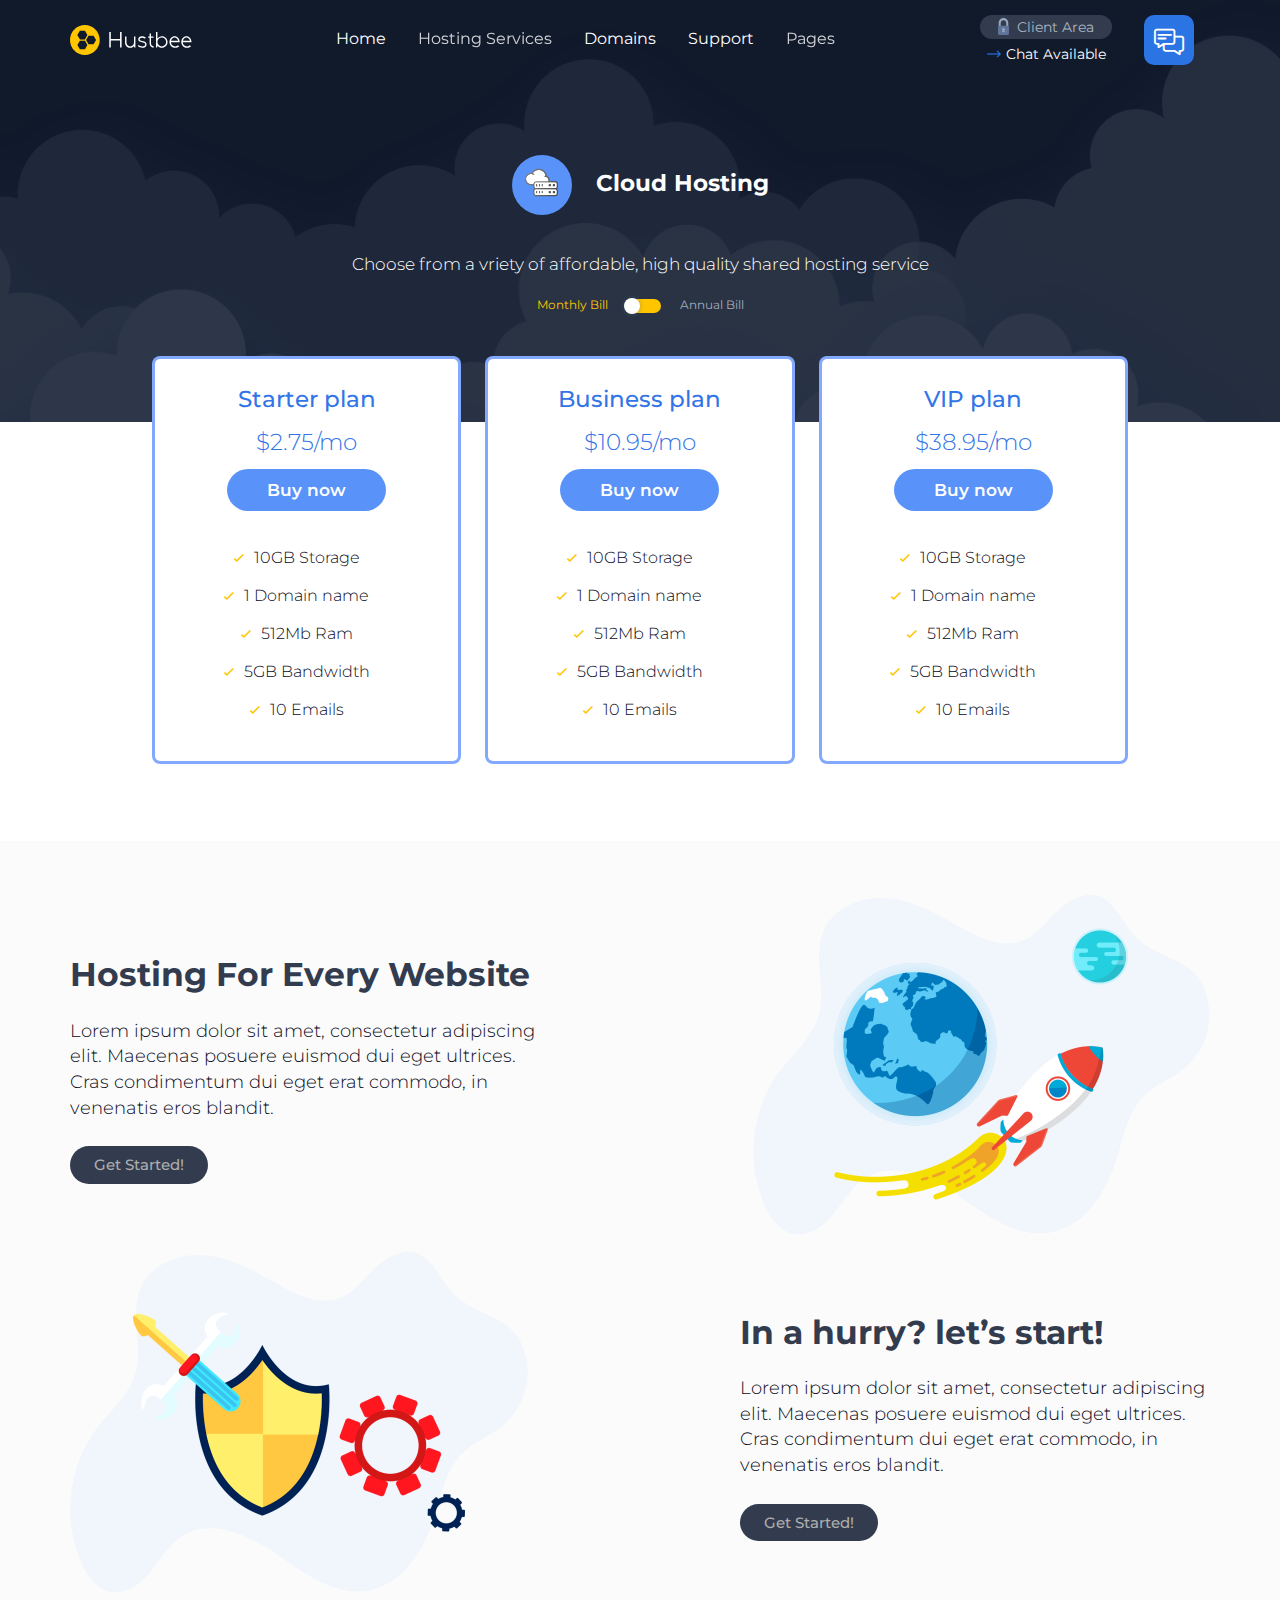
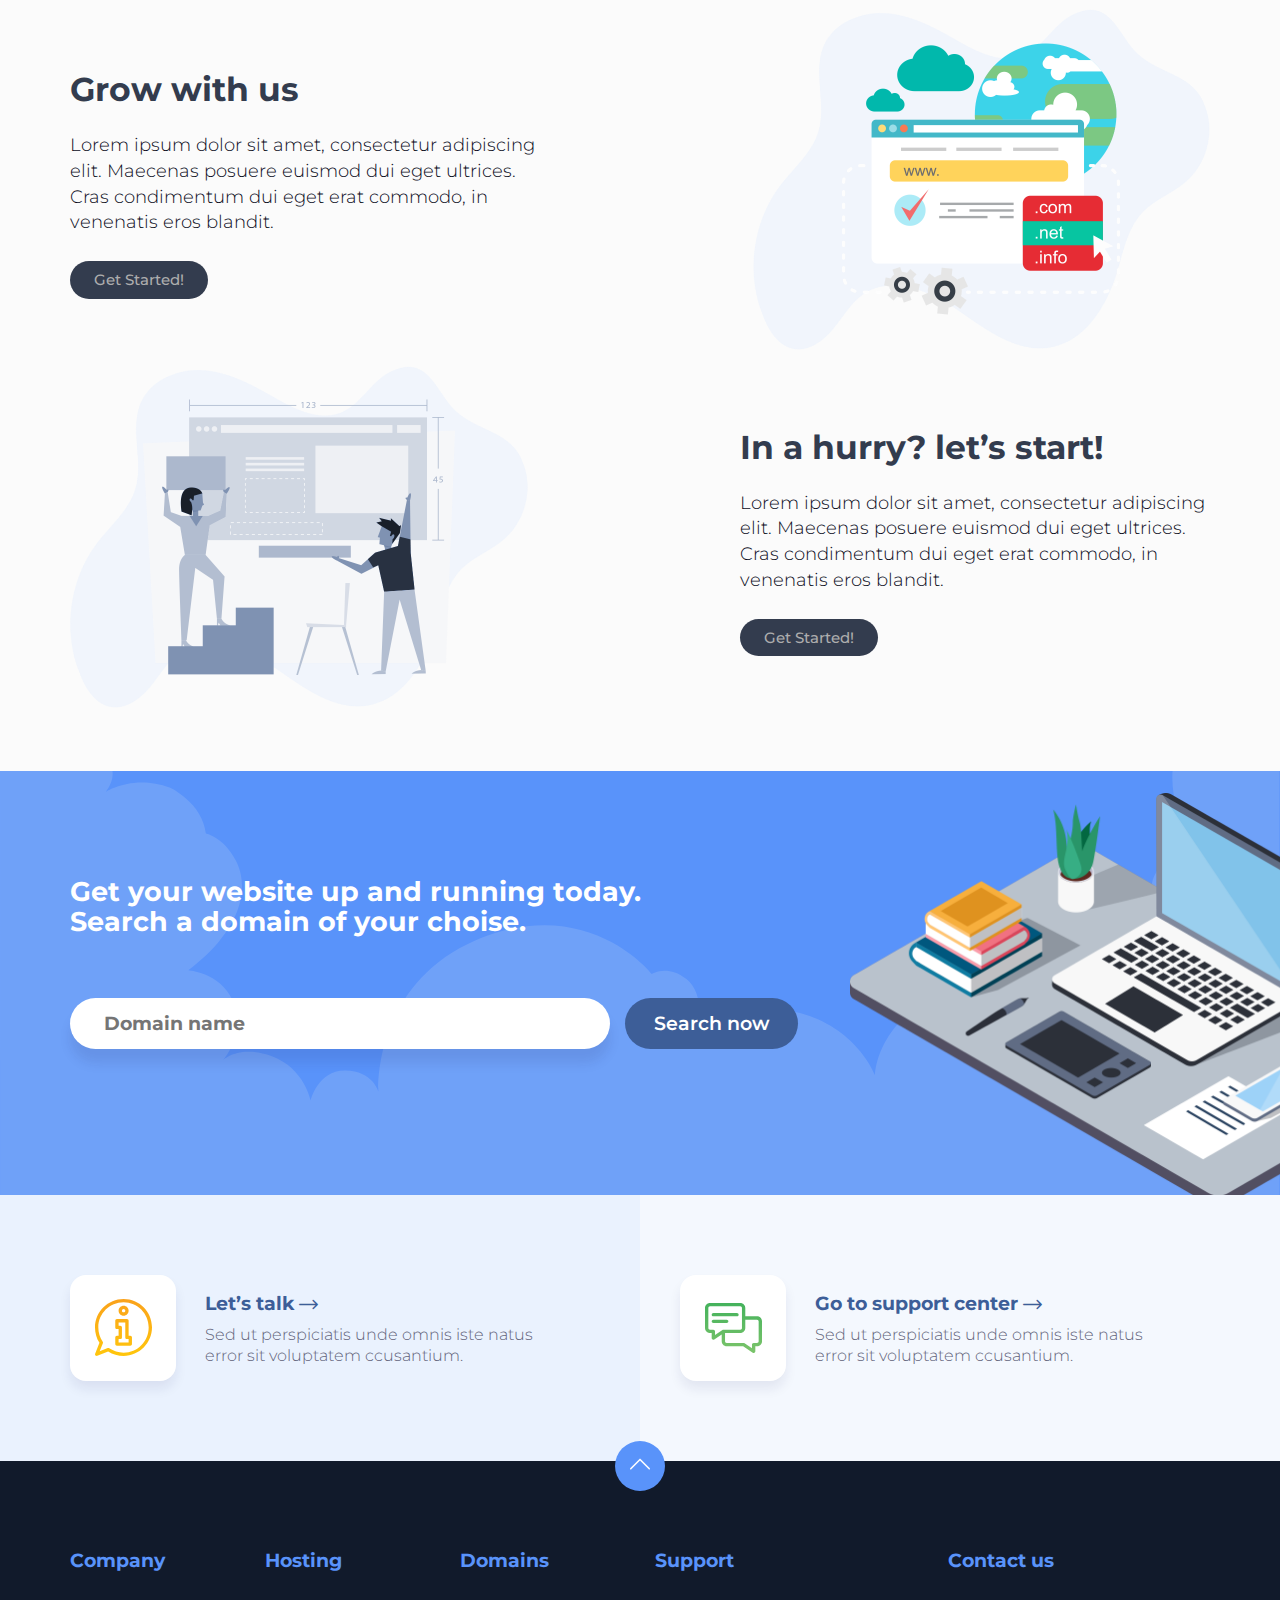
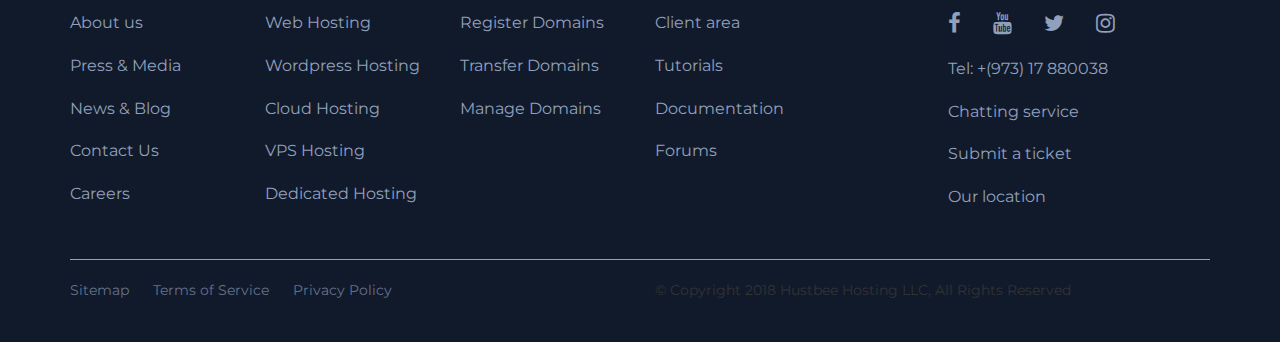
<file: cloudhosting.html>
<!DOCTYPE html>
<html lang="en">
<head>
    <meta charset="UTF-8">
    <meta name="viewport" content="width=device-width, initial-scale=1.0">
    <title>Hustbee</title>
    <link rel="stylesheet" type="text/css" href="css/bootstrap.min.css">
    <link rel="stylesheet" type="text/css" href="css/font-awesome.min.css">
    <link rel="stylesheet" type="text/css" href="css/slick.css">
    <link rel="stylesheet" type="text/css" href="css/style.css">
    <link rel="stylesheet" type="text/css" href="css/custom.css">
</head>
<body>
<div id="header-holder" class="innerpage clouds-bg">
    <nav id="nav" class="navbar navbar-full">
        <div class="container-fluid">
            <div class="container container-nav">
                <div class="row">
                    <div class="col-md-12">
                        <div class="navbar-header">
                            <button aria-expanded="false" type="button" class="navbar-toggle collapsed" data-toggle="collapse" data-target="#bs">
                                <span class="icon-bar"></span>
                                <span class="icon-bar"></span>
                                <span class="icon-bar"></span>
                            </button>
                            <a class="navbar-brand" href="index.html"><img src="images/logo.svg" alt="Hustbee"></a>
                        </div>
                        <div style="height: 1px;" role="main" aria-expanded="false" class="navbar-collapse collapse navbar-collapse-centered" id="bs">
                            <ul class="nav navbar-nav navbar-nav-centered">
                                <li class="nav-item"><a class="nav-link" href="index.html">Home</a></li>
                                <li class="nav-item dropdown">
                                    <a class="nav-link dropdown-toggle" href="#" data-toggle="dropdown">Hosting Services</a>
                                    <div class="dropdown-menu custom-dropdown-menu">
                                        <div class="dropdown-items-holder">
                                            <div class="items-with-icon">
                                                <div class="row">
                                                    <div class="col-xs-12 col-sm-6">
                                                        <a href="webhosting.html" class="link-with-icon">
                                                            <span class="icon"><img src="images/server1.svg" alt=""></span>
                                                            <span class="text">Web Hosting</span>
                                                        </a>
                                                        <a href="cloudhosting.html" class="link-with-icon active">
                                                            <span class="icon"><img src="images/server2.svg" alt=""></span>
                                                            <span class="text">Cloud Hosting</span>
                                                        </a>
                                                        <a href="vpshosting.html" class="link-with-icon">
                                                            <span class="icon"><img src="images/server3.svg" alt=""></span>
                                                            <span class="text">VPS Hosting</span>
                                                        </a>
                                                    </div>
                                                    <div class="col-xs-12 col-sm-6">
                                                        <a href="wordpresshosting.html" class="link-with-icon">
                                                            <span class="icon"><img src="images/server4.svg" alt=""></span>
                                                            <span class="text">Wordpress Hosting</span>
                                                        </a>
                                                        <a href="dedicatedhosting.html" class="link-with-icon">
                                                            <span class="icon"><img src="images/server5.svg" alt=""></span>
                                                            <span class="text">Dedicated Hosting</span>
                                                        </a>
                                                        <a href="domains.html" class="link-with-icon">
                                                            <span class="icon"><img src="images/server6.svg" alt=""></span>
                                                            <span class="text">Domain Names</span>
                                                        </a>
                                                    </div>
                                                </div>
                                            </div>
                                            <div class="items">
                                                <div class="row">
                                                    <div class="col-xs-12 col-sm-6">
                                                        <a href="#" class="link">Hustbee Features</a>
                                                    </div>
                                                    <div class="col-xs-12 col-sm-6">
                                                        <a href="#" class="link">Website builder</a>
                                                    </div>
                                                </div>
                                            </div>
                                        </div>
                                    </div>
                                </li>
                                <li class="nav-item">
                                    <a class="nav-link" href="domains.html">Domains</a>
                                </li>
                                <li class="nav-item">
                                    <a class="nav-link" href="contact.html">Support</a>
                                </li>
                                <li class="nav-item dropdown">
                                    <a class="nav-link dropdown-toggle" href="#" data-toggle="dropdown" aria-haspopup="true" aria-expanded="false">Pages</a>
                                    <ul class="dropdown-menu">
                                        <li><a class="dropdown-item" href="about.html">About</a></li>
                                        <li><a class="dropdown-item" href="blog.html">Blog</a></li>
                                        <li><a class="dropdown-item" href="privacy.html">Privacy</a></li>
                                    </ul>
                                </li>
                            </ul>
                            <ul class="nav navbar-nav navbar-right other-navbar">
                                <li class="nav-item">
                                    <a class="nav-link btn-client-area" href="login.html"><img src="images/lock.svg" alt="">Client Area</a>
                                    <div class="chat-info"><i class="hstb hstb-right-arrow"></i>Chat Available</div>
                                </li>
                                <li class="nav-item">
                                    <a class="nav-link btn-chat" href="#"><i class="hstb hstb-chat"></i></a>
                                </li>
                            </ul>
                        </div>
                    </div>
                </div>
            </div>
        </div>
    </nav>
    <div id="top-content" class="container-fluid st-on-top">
        <div class="container">
            <div class="row">
                <div class="col-sm-12">
                    <div class="page-title">
                        <div class="title-with-icon">
                            <span class="icon"><img src="images/server2.svg" alt=""></span><span class="text">Cloud Hosting</span>
                        </div>
                    </div>
                </div>
            </div>
        </div>
    </div>
</div>
<div class="sub-pricing container-fluid">
    <div class="container pull-top">
        <div class="row">
            <div class="col-xs-12">
                <div class="info-text">
                    Choose from a vriety of affordable, high quality shared hosting service
                </div>
                <div id="d-toggle" class="d-toggle">
                    <div class="fd active">Monthly Bill</div>
                    <div class="button on"></div>
                    <div class="sd">Annual Bill</div>
                </div>
            </div>
        </div>
        <div class="pricing-holder">
            <div class="row">
                <div class="col-sm-6 col-md-4">
                    <div class="pricing-box inner">
                        <div class="pricing-title">Starter plan</div>
                        <div class="pricing-price">
                            <div class="price">
                                <span class="currency">$</span><span class="num">2.75</span><span class="duration">/mo</span>
                            </div>
                        </div>
                        <div class="pricing-button">
                            <a href="#">Buy now</a>
                        </div>
                        <div class="pricing-details">
                            <ul>
                                <li>10GB Storage</li>
                                <li>1 Domain name</li>
                                <li>512Mb Ram</li>
                                <li>5GB Bandwidth</li>
                                <li>10 Emails</li>
                            </ul>
                        </div>
                    </div>
                </div>
                <div class="col-sm-6 col-md-4">
                    <div class="pricing-box inner">
                        <div class="pricing-title">Business plan</div>
                        <div class="pricing-price">
                            <div class="price">
                                <span class="currency">$</span><span class="num">10.95</span><span class="duration">/mo</span>
                            </div>
                        </div>
                        <div class="pricing-button">
                            <a href="#">Buy now</a>
                        </div>
                        <div class="pricing-details">
                            <ul>
                                <li>10GB Storage</li>
                                <li>1 Domain name</li>
                                <li>512Mb Ram</li>
                                <li>5GB Bandwidth</li>
                                <li>10 Emails</li>
                            </ul>
                        </div>
                    </div>
                </div>
                <div class="col-sm-12 col-md-4">
                    <div class="pricing-box inner">
                        <div class="pricing-title">VIP plan</div>
                        <div class="pricing-price">
                            <div class="price">
                                <span class="currency">$</span><span class="num">38.95</span><span class="duration">/mo</span>
                            </div>
                        </div>
                        <div class="pricing-button">
                            <a href="#">Buy now</a>
                        </div>
                        <div class="pricing-details">
                            <ul>
                                <li>10GB Storage</li>
                                <li>1 Domain name</li>
                                <li>512Mb Ram</li>
                                <li>5GB Bandwidth</li>
                                <li>10 Emails</li>
                            </ul>
                        </div>
                    </div>
                </div>
            </div>
        </div>
    </div>
</div>
<div class="features container-fluid">
    <div class="container">
        <div class="row rtl-row">
            <div class="col-sm-5">
                <div class="img-holder">
                    <img src="images/feature4.png" alt="">
                </div>
            </div>
            <div class="col-sm-7">
                <div class="feature-info">
                    <div class="feature-title">Hosting For Every Website</div>
                    <div class="feature-text">Lorem ipsum dolor sit amet, consectetur adipiscing elit. Maecenas posuere euismod dui eget ultrices. Cras condimentum dui eget erat commodo, in venenatis eros blandit.</div>
                    <div class="feature-link"><a href="#" class="hbtn hbtn-default">Get Started!</a></div>
                </div>
            </div>
        </div>
        <div class="row">
            <div class="col-sm-5">
                <div class="img-holder">
                    <img src="images/feature5.png" alt="">
                </div>
            </div>
            <div class="col-sm-7 def-aligned">
                <div class="feature-info">
                    <div class="feature-title">In a hurry? let’s start!</div>
                    <div class="feature-text">Lorem ipsum dolor sit amet, consectetur adipiscing elit. Maecenas posuere euismod dui eget ultrices. Cras condimentum dui eget erat commodo, in venenatis eros blandit.</div>
                    <div class="feature-link"><a href="#" class="hbtn hbtn-default">Get Started!</a></div>
                </div>
            </div>
        </div>
        <div class="row rtl-row">
            <div class="col-sm-5">
                <div class="img-holder">
                    <img src="images/feature6.png" alt="">
                </div>
            </div>
            <div class="col-sm-7">
                <div class="feature-info">
                    <div class="feature-title">Grow with us</div>
                    <div class="feature-text">Lorem ipsum dolor sit amet, consectetur adipiscing elit. Maecenas posuere euismod dui eget ultrices. Cras condimentum dui eget erat commodo, in venenatis eros blandit.</div>
                    <div class="feature-link"><a href="#" class="hbtn hbtn-default">Get Started!</a></div>
                </div>
            </div>
        </div>
        <div class="row">
            <div class="col-sm-5">
                <div class="img-holder">
                    <img src="images/feature1.png" alt="">
                </div>
            </div>
            <div class="col-sm-7 def-aligned">
                <div class="feature-info">
                    <div class="feature-title">In a hurry? let’s start!</div>
                    <div class="feature-text">Lorem ipsum dolor sit amet, consectetur adipiscing elit. Maecenas posuere euismod dui eget ultrices. Cras condimentum dui eget erat commodo, in venenatis eros blandit.</div>
                    <div class="feature-link"><a href="#" class="hbtn hbtn-default">Get Started!</a></div>
                </div>
            </div>
        </div>
    </div>
</div>
<div class="domain-search-holder container-fluid">
    <div class="container">
        <form>
            <div class="row">
                <div class="col-sm-12 col-md-9 col-lg-8">
                    <div class="title">Get your website up and running today.<br> 
                            Search a domain of your choise.</div>
                    <div class="domain-input-holder">
                        <input class="domain-input" type="text" placeholder="Domain name"><button type="submit">Search now</button>
                    </div>
                </div>
                <div class="col-sm-8 col-md-3 col-lg-4">
                    <div class="img-holder">
                        <img src="images/office.png" alt="">
                    </div>
                </div>
            </div>
        </form>
    </div>
</div>
<div class="support-links container-fluid">
    <div class="row">
        <div class="col-sm-6 hylink-holder">
            <div class="hylink-box">
                <div class="icon"><img src="images/info.svg" alt=""></div>
                <a href="#" class="link">Let’s talk</a>
                <div class="text">Sed ut perspiciatis unde omnis iste natus error sit voluptatem ccusantium.</div>
            </div>
        </div>
        <div class="col-sm-6 hylink-holder">
            <div class="hylink-box">
                <div class="icon"><img src="images/chat.svg" alt=""></div>
                <a href="#" class="link">Go to support center</a>
                <div class="text">Sed ut perspiciatis unde omnis iste natus error sit voluptatem ccusantium.</div>
            </div>
        </div>
    </div>
</div>
<div class="footer container-fluid">
    <a class="btn-go-top" href="#"><i class="hstb hstb-down-arrow"></i></a>
    <div class="container">
        <div class="row">
            <div class="col-xs-6 col-sm-2 col-md-2 col-lg-2">
                <div class="footer-menu">
                    <h4>Company</h4>
                    <ul>
                        <li><a href="about.html">About us</a></li>
                        <li><a href="blog.html">Press & Media</a></li>
                        <li><a href="blog.html">News & Blog</a></li>
                        <li><a href="contact.html">Contact Us</a></li>
                        <li><a href="#">Careers</a></li>
                    </ul>
                </div>
            </div>
            <div class="col-xs-6 col-sm-2 col-md-2 col-lg-2">
                <div class="footer-menu">
                    <h4>Hosting</h4>
                    <ul>
                        <li><a href="webhosting.html">Web Hosting</a></li>
                        <li><a href="wordpresshosting.html">Wordpress Hosting</a></li>
                        <li><a href="cloudhosting.html">Cloud Hosting</a></li>
                        <li><a href="vpshosting.html">VPS Hosting</a></li>
                        <li><a href="dedicatedhosting.html">Dedicated Hosting</a></li>
                    </ul>
                </div>
            </div>
            <div class="col-xs-6 col-sm-2 col-md-2 col-lg-2">
                <div class="footer-menu">
                    <h4>Domains</h4>
                    <ul>
                        <li><a href="domains.html">Register Domains</a></li>
                        <li><a href="domains.html">Transfer Domains</a></li>
                        <li><a href="domains.html">Manage Domains</a></li>
                    </ul>
                </div>
            </div>
            <div class="col-xs-6 col-sm-3 col-md-3 col-lg-3">
                <div class="footer-menu">
                    <h4>Support</h4>
                    <ul>
                        <li><a href="login.html">Client area</a></li>
                        <li><a href="#">Tutorials</a></li>
                        <li><a href="#">Documentation</a></li>
                        <li><a href="#">Forums</a></li>
                    </ul>  
                </div>
            </div>
            <div class="col-xs-12 col-sm-3 col-md-3 col-lg-3">
                <div class="footer-menu custom-footer-menu">
                    <h4>Contact us</h4>
                    <ul class="social">
                        <li><a href="#"><i class="fa fa-facebook-f"></i></a></li>
                        <li><a href="#"><i class="fa fa-youtube"></i></a></li>
                        <li><a href="#"><i class="fa fa-twitter"></i></a></li>
                        <li><a href="#"><i class="fa fa-instagram"></i></a></li>
                    </ul>
                    <ul>
                        <li>Tel: +(973) 17 880038</li>
                        <li><a href="#">Chatting service</a></li>
                        <li><a href="#">Submit a ticket</a></li>
                        <li><a href="#">Our location</a></li>
                    </ul>
                </div>
            </div>
        </div>
        <div class="sub-footer">
            <div class="row">
                <div class="col-md-6">
                    <div class="sub-footer-menu">
                        <ul>
                            <li><a href="#">Sitemap</a></li>
                            <li><a href="#">Terms of Service</a></li>
                            <li><a href="privacy.html">Privacy Policy</a></li>
                        </ul>        
                    </div>
                </div>
                <div class="col-md-6">
                    <div class="copyright">© Copyright 2018 Hustbee Hosting LLC, All Rights Reserved</div>
                </div>
            </div>
        </div>
    </div>
</div>
<script src="js/jquery.min.js"></script>
<script src="js/bootstrap.min.js"></script>
<script src="js/slick.min.js"></script>
<script src="js/main.js"></script>
</body>
</html>
</file>
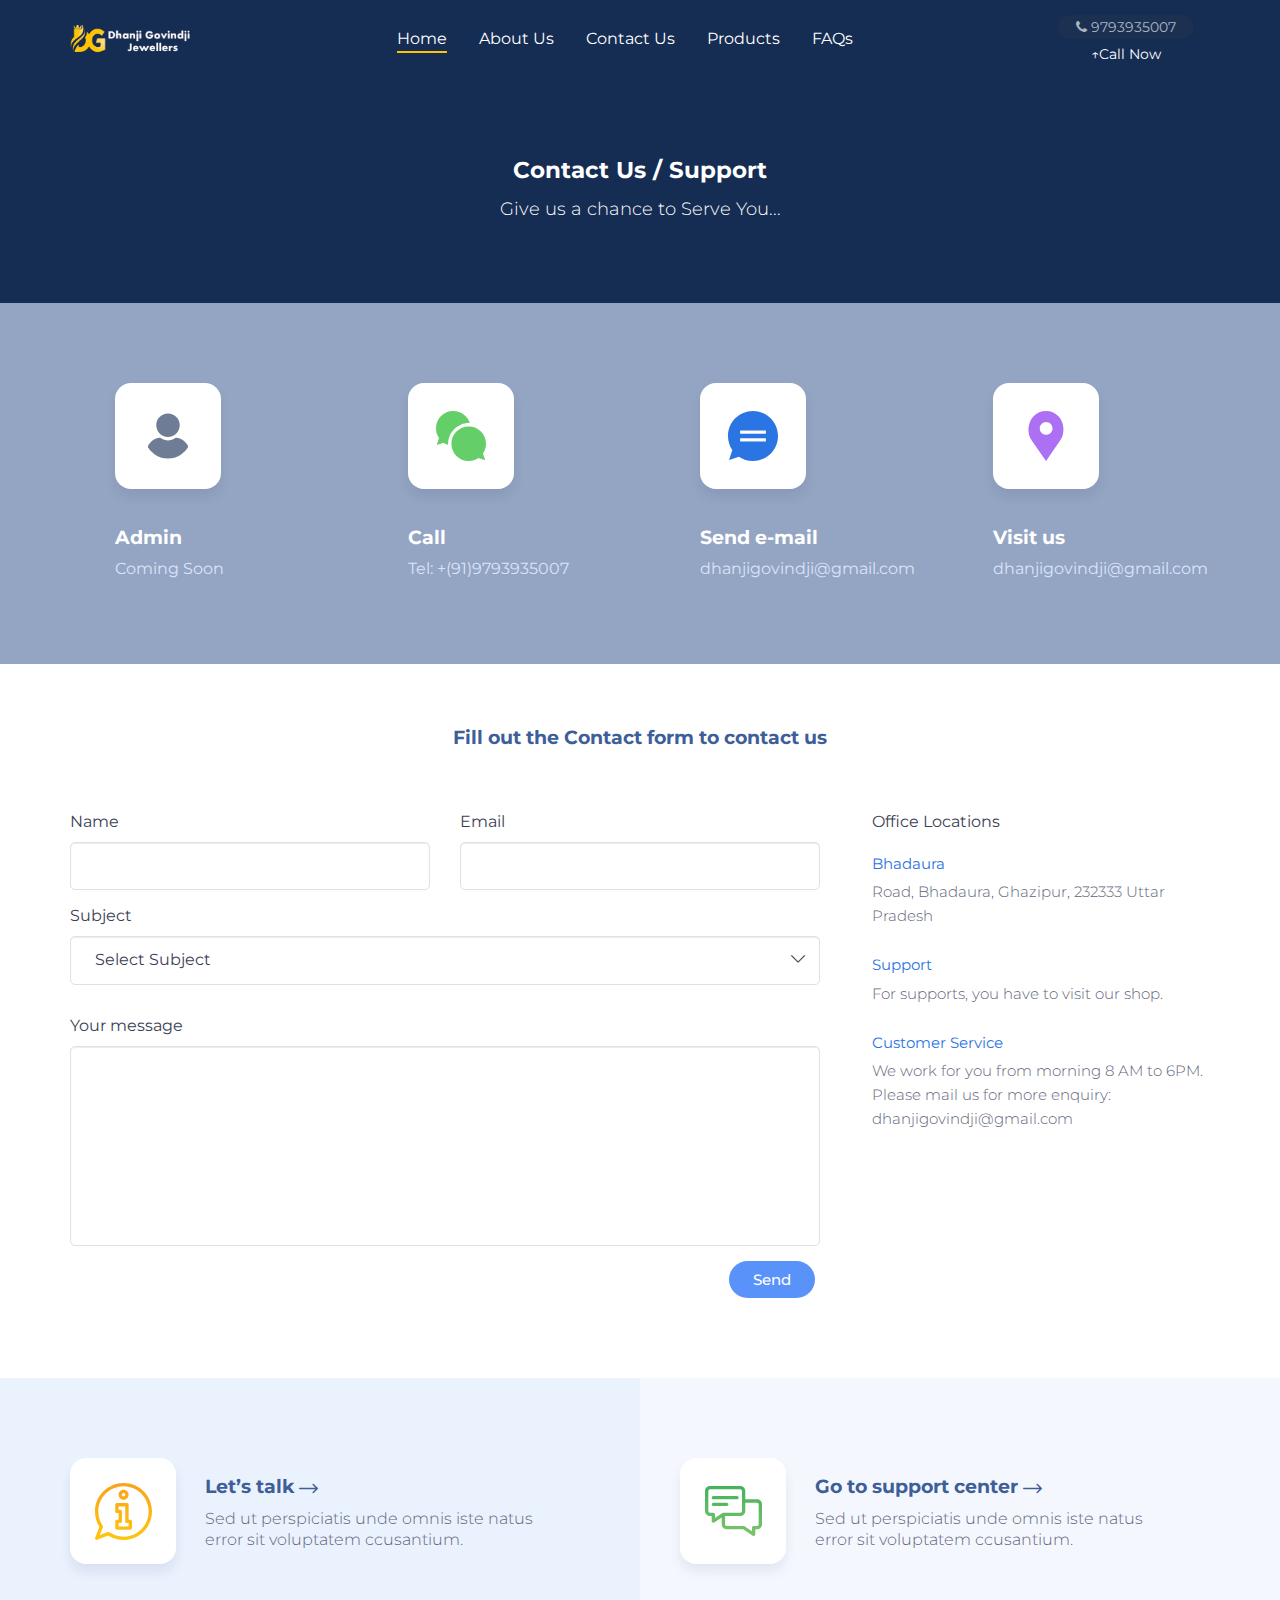
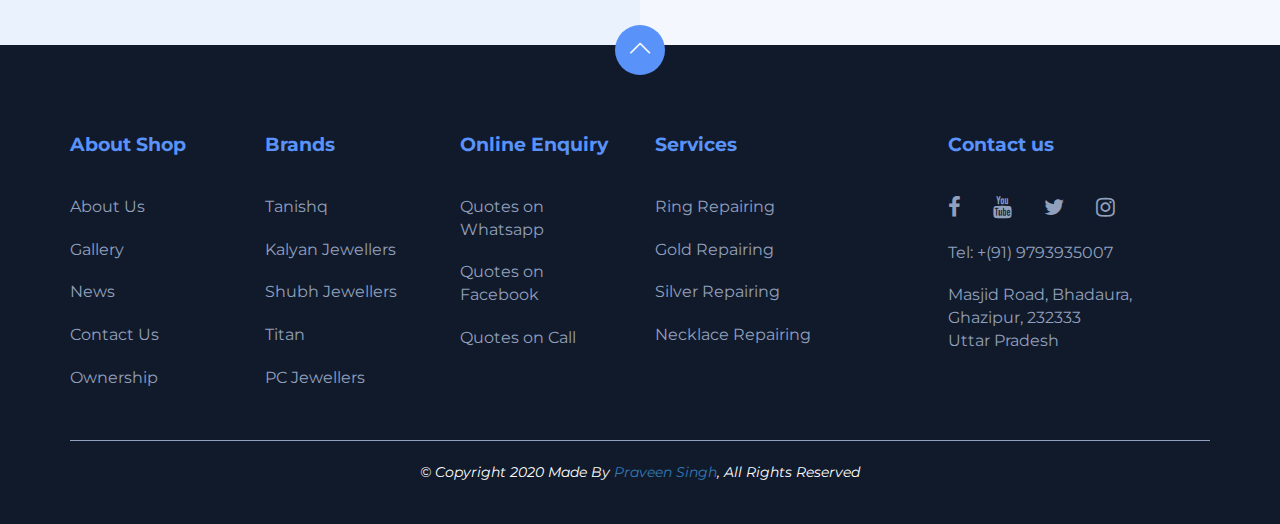
<file: contact.html>
<!DOCTYPE html>
<html lang="en">
<head>
    <meta charset="UTF-8">
    <meta name="viewport" content="width=device-width, initial-scale=1.0">
    <title>Contact US - Dhanji Govindji Jewellers</title>
    <meta name="author" content="Praveen Singh" />
    <meta name="description" content="No. 1 Jewellery Shop in Bhadaura, Ghazipur.">
    <link rel="icon" href="images/favicon.png" type="image/png" />
    <link rel="stylesheet" type="text/css" href="css/bootstrap.min.css">
    <link rel="stylesheet" type="text/css" href="css/font-awesome.min.css">
    <link rel="stylesheet" type="text/css" href="css/slick.css">
    <link rel="stylesheet" type="text/css" href="css/style.css">
    <link rel="stylesheet" type="text/css" href="css/custom.css">
    <link rel="stylesheet" href="https://cdnjs.cloudflare.com/ajax/libs/font-awesome/4.7.0/css/font-awesome.min.css">
</head>
<body>
<div id="header-holder" class="innerpage lighter">
    <nav id="nav" class="navbar navbar-full">
        <div class="container-fluid">
            <div class="container container-nav">
                <div class="row">
                    <div class="col-md-12">
                        <div class="navbar-header">
                            <button aria-expanded="false" type="button" class="navbar-toggle collapsed" data-toggle="collapse" data-target="#bs">
                                <span class="icon-bar"></span>
                                <span class="icon-bar"></span>
                                <span class="icon-bar"></span>
                            </button>
                            <a class="navbar-brand" href="index.html"><img src="images/logo-1.png" alt="Dhanji Govindji Jewellers"></a>
                        </div>
                        <div style="height: 1px;" role="main" aria-expanded="false" class="navbar-collapse collapse navbar-collapse-centered" id="bs">
                            <ul class="nav navbar-nav navbar-nav-centered">
                                <li class="nav-item active"><a class="nav-link" href="index.html">Home</a></li>
                                <li class="nav-item">
                                    <a class="nav-link" href="about.html">About Us</a>
                                </li>
                                <li class="nav-item">
                                    <a class="nav-link" href="contact.html">Contact Us</a>
                                </li>
                                <li class="nav-item">
                                    <a class="nav-link" href="#">Products</a>
                                </li>
                                <li class="nav-item">
                                    <a class="nav-link" href="#">FAQs</a>
                                </li>
                            </ul>
    
                            <ul class="nav navbar-nav navbar-right other-navbar">
                                <li class="nav-item">
                                    <a href="tel:+919793935007" class="nav-link btn-client-area"><i class="fa fa-phone"></i> 9793935007</a>
                                    <div class="chat-info"><span>&#8593;</span></i>Call Now</div>
                                </li>
                                
                            </ul>
                        </div>
                    </div>
                </div>
            </div>
        </div>
    </nav>
    <div id="top-content" class="container-fluid">
        <div class="container">
            <div class="row">
                <div class="col-sm-12">
                    <div class="page-title">Contact Us / Support</div>
                    <div class="page-subtitle">Give us a chance to Serve You...</div>
                </div>
            </div>
        </div>
    </div>
</div>

<div class="support-details container-fluid">
    <div class="container">
        <div class="row">
            <div class="col-sm-6 col-md-3">
                <div class="support-box">
                    <div class="icon grey"><i class="hstb hstb-user"></i></div>
                    <div class="details-holder">
                        <div class="title">Admin</div>
                        <div class="details">
                            <a>Coming Soon</a>
                        </div>
                    </div>
                </div>
            </div>
            <div class="col-sm-6 col-md-3">
                <div class="support-box">
                    <div class="icon green"><i class="hstb hstb-speech-bubble"></i></div>
                    <div class="details-holder">
                        <div class="title">Call</div>
                        <div class="details">
                            <a href="tel:+919793935007">Tel: +(91)9793935007</a>
                        </div>
                    </div>
                </div>
            </div>
            <div class="col-sm-6 col-md-3">
                <div class="support-box">
                    <div class="icon blue"><i class="hstb hstb-speech"></i></div>
                    <div class="details-holder">
                        <div class="title">Send e-mail</div>
                        <div class="details">
                            <a>dhanjigovindji@gmail.com</a>
                        </div>
                    </div>
                </div>
            </div>
            <div class="col-sm-6 col-md-3">
                <div class="support-box">
                    <div class="icon purple"><i class="hstb hstb-placeholder"></i></div>
                    <div class="details-holder">
                        <div class="title">Visit us</div>
                        <div class="details">
                            <a>dhanjigovindji@gmail.com</a>
                        </div>
                    </div>
                </div>
            </div>
        </div>
    </div>
</div>
<div class="contact-us container-fluid">
    <div class="container">
        <div class="row">
            <div class="col-md-12">
                <div class="row-title">Fill out the Contact form to contact us</div>
            </div>
        </div>
    </div>
    <div class="container">
        <div class="row">
            <div class="col-md-8">
                <div class="form-holder">
                    <form>
                        <div class="form-row">
                            <div class="col-xs-12 col-sm-6">
                                <label for="inputName1">Name</label>
                                <input id="inputName1" type="text" class="form-control" required>
                            </div>
                            <div class="col-xs-12 col-sm-6">
                                <label for="inputEmail1">Email</label>
                                <input id="inputEmail1" type="text" class="form-control" required>
                            </div>
                        </div>
                        <div class="form-row">
                            <div class="col-xs-12">
                                <label for="inputSubject1">Subject</label>
                                <div class="select-holder">
                                    <select id="inputSubject1" class="form-control" required>
                                        <option value="" disabled selected>Select Subject</option>
                                        <option>Support</option>
                                        <option>Sales & Purchasing</option>
                                        <option>Other</option>
                                    </select>
                                </div>
                            </div>
                        </div>
                        <div class="form-row">
                            <div class="col-xs-12">
                                <label for="inputMessage1">Your message</label>
                                <textarea id="inputMessage1" class="form-control" required></textarea>
                            </div>
                        </div>
                        <div class="form-row">
                            <div class="col-xs-12">
                                <div class="submit-holder">
                                    <button type="submit" class="hbtn hbtn-blue">Send</button>
                                </div>
                            </div>
                        </div>
                    </form>
                </div>
            </div>
            <div class="col-md-4">
                <div class="address-details">
                    <div class="title">Office Locations</div>
                    <h4>Bhadaura</h4>
                    <p> Road, Bhadaura,
                    Ghazipur, 232333
                    Uttar Pradesh</p>

                    <h4>Support</h4>
                    <p>For supports, you have to visit our shop.</p>

                    <h4>Customer Service</h4>
                    <p>We work for you from morning 8 AM to 6PM. Please mail us for more enquiry: dhanjigovindji@gmail.com</p>
                </div>
            </div>
        </div>
    </div>
</div>
<div class="support-links container-fluid">
    <div class="row">
        <div class="col-sm-6 hylink-holder">
            <div class="hylink-box">
                <div class="icon"><img src="images/info.svg" alt=""></div>
                <a href="#" class="link">Let’s talk</a>
                <div class="text">Sed ut perspiciatis unde omnis iste natus error sit voluptatem ccusantium.</div>
            </div>
        </div>
        <div class="col-sm-6 hylink-holder">
            <div class="hylink-box">
                <div class="icon"><img src="images/chat.svg" alt=""></div>
                <a href="#" class="link">Go to support center</a>
                <div class="text">Sed ut perspiciatis unde omnis iste natus error sit voluptatem ccusantium.</div>
            </div>
        </div>
    </div>
</div>
<div class="footer container-fluid">
    <a class="btn-go-top" href="#"><i class="hstb hstb-down-arrow"></i></a>
    <div class="container">
        <div class="row">
            <div class="col-xs-6 col-sm-2 col-md-2 col-lg-2">
                <div class="footer-menu">
                    <h4>About Shop</h4>
                    <ul>
                        <li><a href="about.html">About Us</a></li>
                        <li><a href="blog.html">Gallery</a></li>
                        <li><a href="blog.html">News</a></li>
                        <li><a href="contact.html">Contact Us</a></li>
                        <li><a href="#">Ownership</a></li>
                    </ul>
                </div>
            </div>
            <div class="col-xs-6 col-sm-2 col-md-2 col-lg-2">
                <div class="footer-menu">
                    <h4>Brands</h4>
                    <ul>
                        <li><a href="#">Tanishq</a></li>
                        <li><a href="#">Kalyan Jewellers</a></li>
                        <li><a href="#">Shubh Jewellers</a></li>
                        <li><a href="#">Titan</a></li>
                        <li><a href="#">PC Jewellers</a></li>
                    </ul>
                </div>
            </div>
            <div class="col-xs-6 col-sm-2 col-md-2 col-lg-2">
                <div class="footer-menu">
                    <h4>Online Enquiry</h4>
                    <ul>
                        <li><a href="#">Quotes on Whatsapp</a></li>
                        <li><a href="#">Quotes on Facebook</a></li>
                        <li><a href="#">Quotes on Call</a></li>
                    </ul>
                </div>
            </div>
            <div class="col-xs-6 col-sm-3 col-md-3 col-lg-3">
                <div class="footer-menu">
                    <h4>Services</h4>
                    <ul>
                        <li><a href="#">Ring Repairing</a></li>
                        <li><a href="#">Gold Repairing</a></li>
                        <li><a href="#">Silver Repairing</a></li>
                        <li><a href="#">Necklace Repairing</a></li>
                    </ul>  
                </div>
            </div>
            <div class="col-xs-12 col-sm-3 col-md-3 col-lg-3">
                <div class="footer-menu custom-footer-menu">
                    <h4>Contact us</h4>
                    <ul class="social">
                        <li><a href="#"><i class="fa fa-facebook-f"></i></a></li>
                        <li><a href="#"><i class="fa fa-youtube"></i></a></li>
                        <li><a href="#"><i class="fa fa-twitter"></i></a></li>
                        <li><a href="#"><i class="fa fa-instagram"></i></a></li>
                    </ul>
                    <ul>
                        <li>Tel: +(91) 9793935007</li>
                        <li>Masjid Road, Bhadaura, <br> Ghazipur, 232333 <br>  Uttar Pradesh</li>
                        <!-- <li><a href="#">Chatting service</a></li>
                        <li><a href="#">Submit a ticket</a></li>
                        <li><a href="#">Our location</a></li> -->
                    </ul>
                </div>
            </div>
        </div>
        <div class="sub-footer">
            <div class="row">
                <div class="col-md-6">
                    <!-- <div class="sub-footer-menu">
                        <ul>
                            <li><a href="#">Sitemap</a></li>
                            <li><a href="#">Terms of Service</a></li>
                            <li><a href="privacy.html">Privacy Policy</a></li>
                        </ul>        
                    </div> -->
                </div>
            </div>
                <div>
                <center>
                <i class="footer-text">© Copyright 2020 Made By <a href="https://www.facebook.com/spraveenofficial">Praveen Singh</a>, All Rights Reserved</i>
                </center>
                </div>
                <!-- <div class="col-md-6"> -->
                    <!-- <div class="copyright">© Copyright 2020 Made By Praveen Singh, All Rights Reserved</div> -->
                <!-- </div> -->
            
        </div>
    </div>
</div>
<script src="https://code.jquery.com/jquery-3.2.1.min.js"></script>
<script src="js/jquery.min.js"></script>
<script src="js/bootstrap.min.js"></script>
<script src="js/slick.min.js"></script>
<script src="js/main.js"></script>
<script src="js/rate.js"></script>
<script src="js/rates.js"></script>
</body>
</html>
</file>
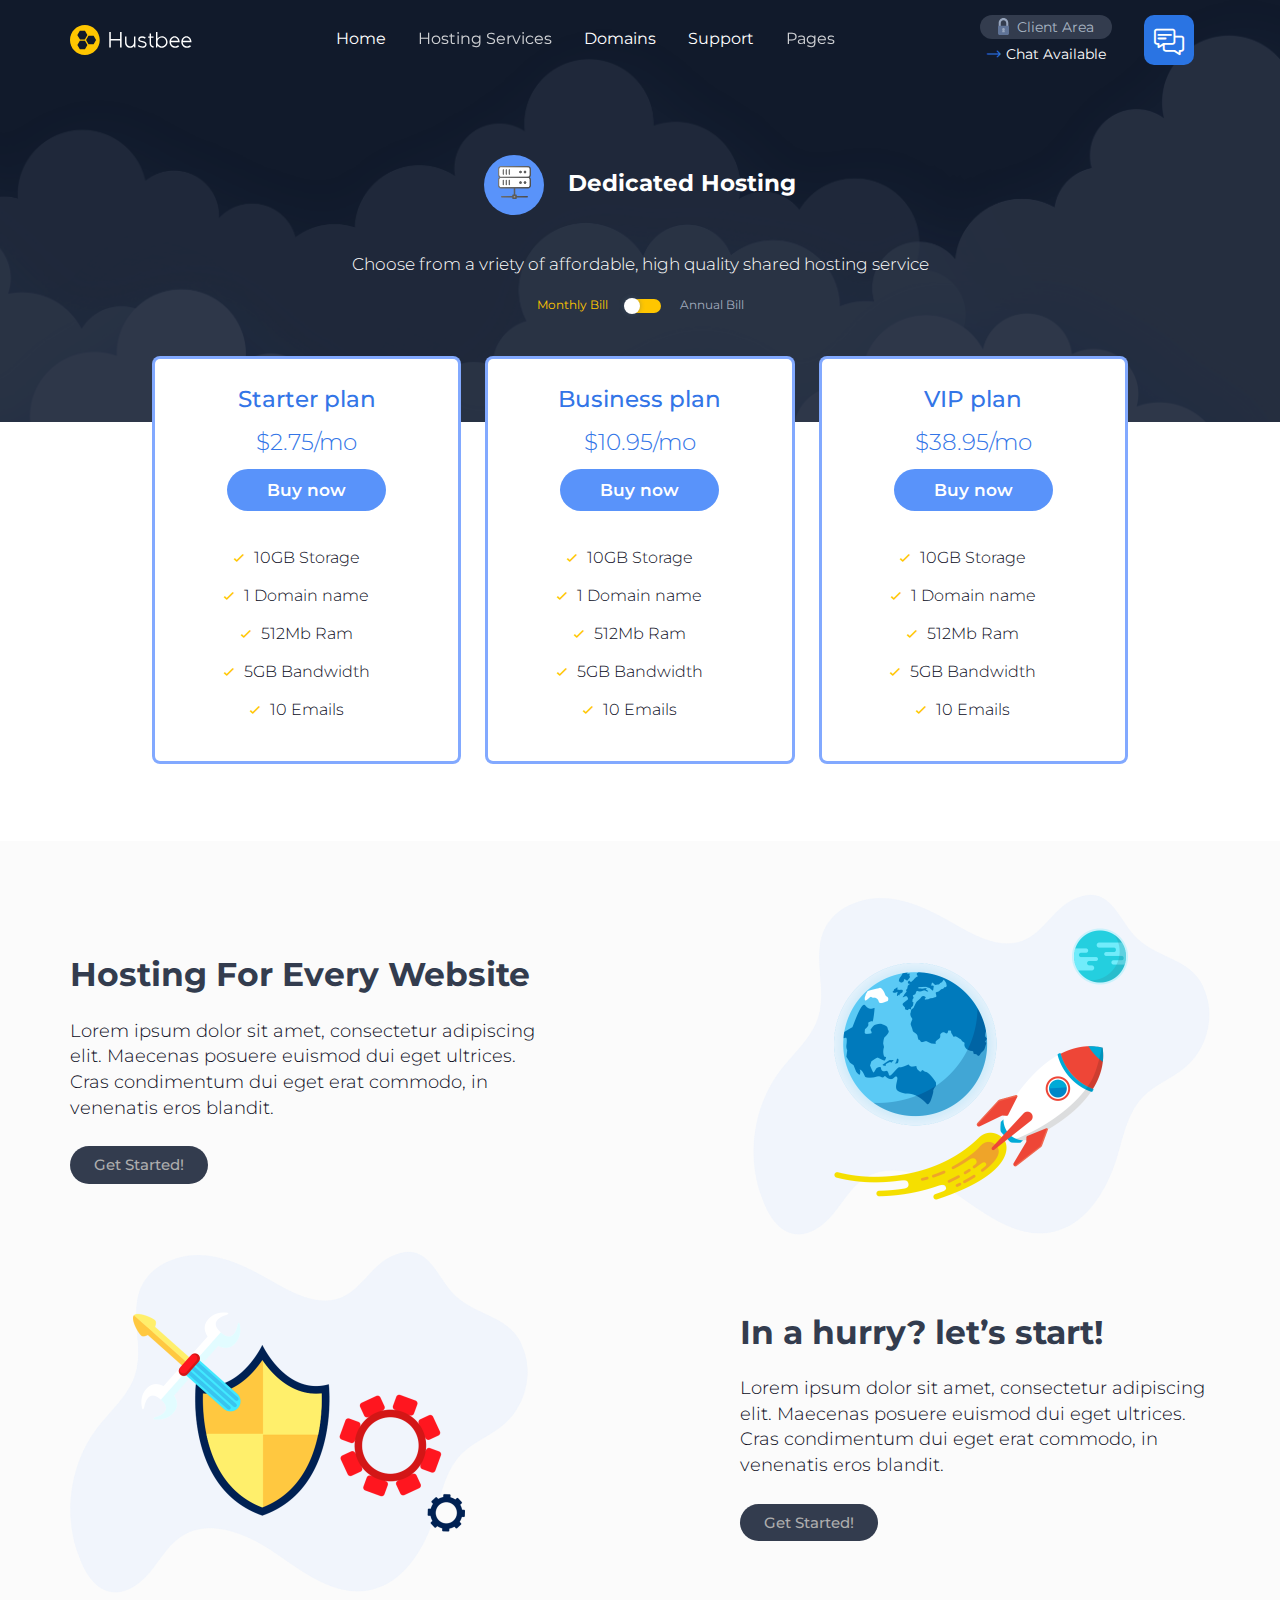
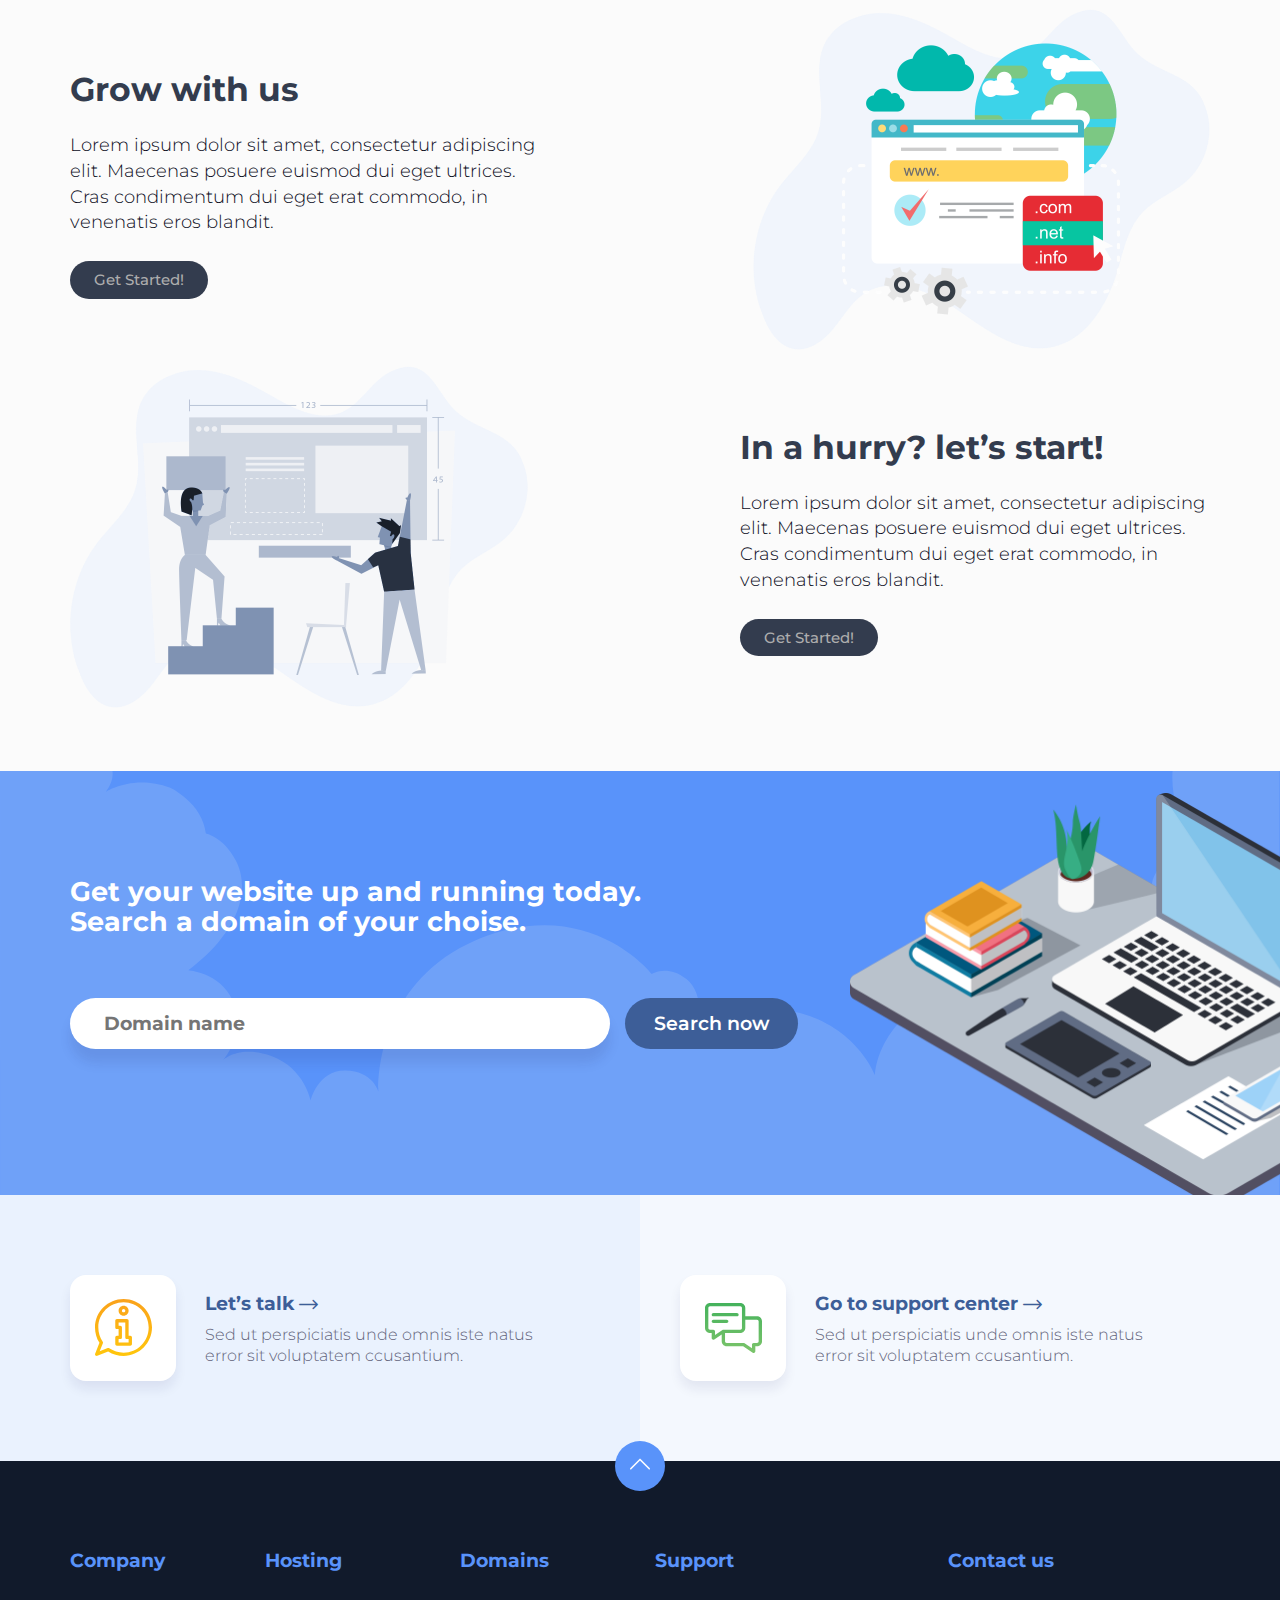
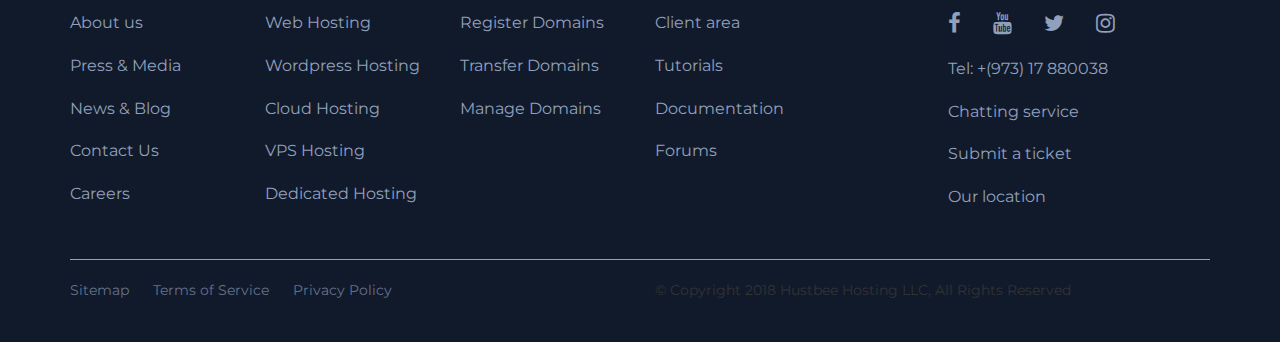
<file: dedicatedhosting.html>
<!DOCTYPE html>
<html lang="en">
<head>
    <meta charset="UTF-8">
    <meta name="viewport" content="width=device-width, initial-scale=1.0">
    <title>Hustbee</title>
    <link rel="stylesheet" type="text/css" href="css/bootstrap.min.css">
    <link rel="stylesheet" type="text/css" href="css/font-awesome.min.css">
    <link rel="stylesheet" type="text/css" href="css/slick.css">
    <link rel="stylesheet" type="text/css" href="css/style.css">
    <link rel="stylesheet" type="text/css" href="css/custom.css">
</head>
<body>
<div id="header-holder" class="innerpage clouds-bg">
    <nav id="nav" class="navbar navbar-full">
        <div class="container-fluid">
            <div class="container container-nav">
                <div class="row">
                    <div class="col-md-12">
                        <div class="navbar-header">
                            <button aria-expanded="false" type="button" class="navbar-toggle collapsed" data-toggle="collapse" data-target="#bs">
                                <span class="icon-bar"></span>
                                <span class="icon-bar"></span>
                                <span class="icon-bar"></span>
                            </button>
                            <a class="navbar-brand" href="index.html"><img src="images/logo.svg" alt="Hustbee"></a>
                        </div>
                        <div style="height: 1px;" role="main" aria-expanded="false" class="navbar-collapse collapse navbar-collapse-centered" id="bs">
                            <ul class="nav navbar-nav navbar-nav-centered">
                                <li class="nav-item"><a class="nav-link" href="index.html">Home</a></li>
                                <li class="nav-item dropdown">
                                    <a class="nav-link dropdown-toggle" href="#" data-toggle="dropdown">Hosting Services</a>
                                    <div class="dropdown-menu custom-dropdown-menu">
                                        <div class="dropdown-items-holder">
                                            <div class="items-with-icon">
                                                <div class="row">
                                                    <div class="col-xs-12 col-sm-6">
                                                        <a href="webhosting.html" class="link-with-icon">
                                                            <span class="icon"><img src="images/server1.svg" alt=""></span>
                                                            <span class="text">Web Hosting</span>
                                                        </a>
                                                        <a href="cloudhosting.html" class="link-with-icon">
                                                            <span class="icon"><img src="images/server2.svg" alt=""></span>
                                                            <span class="text">Cloud Hosting</span>
                                                        </a>
                                                        <a href="vpshosting.html" class="link-with-icon">
                                                            <span class="icon"><img src="images/server3.svg" alt=""></span>
                                                            <span class="text">VPS Hosting</span>
                                                        </a>
                                                    </div>
                                                    <div class="col-xs-12 col-sm-6">
                                                        <a href="wordpresshosting.html" class="link-with-icon">
                                                            <span class="icon"><img src="images/server4.svg" alt=""></span>
                                                            <span class="text">Wordpress Hosting</span>
                                                        </a>
                                                        <a href="dedicatedhosting.html" class="link-with-icon active">
                                                            <span class="icon"><img src="images/server5.svg" alt=""></span>
                                                            <span class="text">Dedicated Hosting</span>
                                                        </a>
                                                        <a href="domains.html" class="link-with-icon">
                                                            <span class="icon"><img src="images/server6.svg" alt=""></span>
                                                            <span class="text">Domain Names</span>
                                                        </a>
                                                    </div>
                                                </div>
                                            </div>
                                            <div class="items">
                                                <div class="row">
                                                    <div class="col-xs-12 col-sm-6">
                                                        <a href="#" class="link">Hustbee Features</a>
                                                    </div>
                                                    <div class="col-xs-12 col-sm-6">
                                                        <a href="#" class="link">Website builder</a>
                                                    </div>
                                                </div>
                                            </div>
                                        </div>
                                    </div>
                                </li>
                                <li class="nav-item">
                                    <a class="nav-link" href="domains.html">Domains</a>
                                </li>
                                <li class="nav-item">
                                    <a class="nav-link" href="contact.html">Support</a>
                                </li>
                                <li class="nav-item dropdown">
                                    <a class="nav-link dropdown-toggle" href="#" data-toggle="dropdown" aria-haspopup="true" aria-expanded="false">Pages</a>
                                    <ul class="dropdown-menu">
                                        <li><a class="dropdown-item" href="about.html">About</a></li>
                                        <li><a class="dropdown-item" href="blog.html">Blog</a></li>
                                        <li><a class="dropdown-item" href="privacy.html">Privacy</a></li>
                                    </ul>
                                </li>
                            </ul>
                            <ul class="nav navbar-nav navbar-right other-navbar">
                                <li class="nav-item">
                                    <a class="nav-link btn-client-area" href="login.html"><img src="images/lock.svg" alt="">Client Area</a>
                                    <div class="chat-info"><i class="hstb hstb-right-arrow"></i>Chat Available</div>
                                </li>
                                <li class="nav-item">
                                    <a class="nav-link btn-chat" href="#"><i class="hstb hstb-chat"></i></a>
                                </li>
                            </ul>
                        </div>
                    </div>
                </div>
            </div>
        </div>
    </nav>
    <div id="top-content" class="container-fluid st-on-top">
        <div class="container">
            <div class="row">
                <div class="col-sm-12">
                    <div class="page-title">
                        <div class="title-with-icon">
                            <span class="icon"><img src="images/server5.svg" alt=""></span><span class="text">Dedicated Hosting</span>
                        </div>
                    </div>
                </div>
            </div>
        </div>
    </div>
</div>
<div class="sub-pricing container-fluid">
    <div class="container pull-top">
        <div class="row">
            <div class="col-xs-12">
                <div class="info-text">
                    Choose from a vriety of affordable, high quality shared hosting service
                </div>
                <div id="d-toggle" class="d-toggle">
                    <div class="fd active">Monthly Bill</div>
                    <div class="button on"></div>
                    <div class="sd">Annual Bill</div>
                </div>
            </div>
        </div>
        <div class="pricing-holder">
            <div class="row">
                <div class="col-sm-6 col-md-4">
                    <div class="pricing-box inner">
                        <div class="pricing-title">Starter plan</div>
                        <div class="pricing-price">
                            <div class="price">
                                <span class="currency">$</span><span class="num">2.75</span><span class="duration">/mo</span>
                            </div>
                        </div>
                        <div class="pricing-button">
                            <a href="#">Buy now</a>
                        </div>
                        <div class="pricing-details">
                            <ul>
                                <li>10GB Storage</li>
                                <li>1 Domain name</li>
                                <li>512Mb Ram</li>
                                <li>5GB Bandwidth</li>
                                <li>10 Emails</li>
                            </ul>
                        </div>
                    </div>
                </div>
                <div class="col-sm-6 col-md-4">
                    <div class="pricing-box inner">
                        <div class="pricing-title">Business plan</div>
                        <div class="pricing-price">
                            <div class="price">
                                <span class="currency">$</span><span class="num">10.95</span><span class="duration">/mo</span>
                            </div>
                        </div>
                        <div class="pricing-button">
                            <a href="#">Buy now</a>
                        </div>
                        <div class="pricing-details">
                            <ul>
                                <li>10GB Storage</li>
                                <li>1 Domain name</li>
                                <li>512Mb Ram</li>
                                <li>5GB Bandwidth</li>
                                <li>10 Emails</li>
                            </ul>
                        </div>
                    </div>
                </div>
                <div class="col-sm-12 col-md-4">
                    <div class="pricing-box inner">
                        <div class="pricing-title">VIP plan</div>
                        <div class="pricing-price">
                            <div class="price">
                                <span class="currency">$</span><span class="num">38.95</span><span class="duration">/mo</span>
                            </div>
                        </div>
                        <div class="pricing-button">
                            <a href="#">Buy now</a>
                        </div>
                        <div class="pricing-details">
                            <ul>
                                <li>10GB Storage</li>
                                <li>1 Domain name</li>
                                <li>512Mb Ram</li>
                                <li>5GB Bandwidth</li>
                                <li>10 Emails</li>
                            </ul>
                        </div>
                    </div>
                </div>
            </div>
        </div>
    </div>
</div>
<div class="features container-fluid">
    <div class="container">
        <div class="row rtl-row">
            <div class="col-sm-5">
                <div class="img-holder">
                    <img src="images/feature4.png" alt="">
                </div>
            </div>
            <div class="col-sm-7">
                <div class="feature-info">
                    <div class="feature-title">Hosting For Every Website</div>
                    <div class="feature-text">Lorem ipsum dolor sit amet, consectetur adipiscing elit. Maecenas posuere euismod dui eget ultrices. Cras condimentum dui eget erat commodo, in venenatis eros blandit.</div>
                    <div class="feature-link"><a href="#" class="hbtn hbtn-default">Get Started!</a></div>
                </div>
            </div>
        </div>
        <div class="row">
            <div class="col-sm-5">
                <div class="img-holder">
                    <img src="images/feature5.png" alt="">
                </div>
            </div>
            <div class="col-sm-7 def-aligned">
                <div class="feature-info">
                    <div class="feature-title">In a hurry? let’s start!</div>
                    <div class="feature-text">Lorem ipsum dolor sit amet, consectetur adipiscing elit. Maecenas posuere euismod dui eget ultrices. Cras condimentum dui eget erat commodo, in venenatis eros blandit.</div>
                    <div class="feature-link"><a href="#" class="hbtn hbtn-default">Get Started!</a></div>
                </div>
            </div>
        </div>
        <div class="row rtl-row">
            <div class="col-sm-5">
                <div class="img-holder">
                    <img src="images/feature6.png" alt="">
                </div>
            </div>
            <div class="col-sm-7">
                <div class="feature-info">
                    <div class="feature-title">Grow with us</div>
                    <div class="feature-text">Lorem ipsum dolor sit amet, consectetur adipiscing elit. Maecenas posuere euismod dui eget ultrices. Cras condimentum dui eget erat commodo, in venenatis eros blandit.</div>
                    <div class="feature-link"><a href="#" class="hbtn hbtn-default">Get Started!</a></div>
                </div>
            </div>
        </div>
        <div class="row">
            <div class="col-sm-5">
                <div class="img-holder">
                    <img src="images/feature1.png" alt="">
                </div>
            </div>
            <div class="col-sm-7 def-aligned">
                <div class="feature-info">
                    <div class="feature-title">In a hurry? let’s start!</div>
                    <div class="feature-text">Lorem ipsum dolor sit amet, consectetur adipiscing elit. Maecenas posuere euismod dui eget ultrices. Cras condimentum dui eget erat commodo, in venenatis eros blandit.</div>
                    <div class="feature-link"><a href="#" class="hbtn hbtn-default">Get Started!</a></div>
                </div>
            </div>
        </div>
    </div>
</div>
<div class="domain-search-holder container-fluid">
    <div class="container">
        <form>
            <div class="row">
                <div class="col-sm-12 col-md-9 col-lg-8">
                    <div class="title">Get your website up and running today.<br> 
                            Search a domain of your choise.</div>
                    <div class="domain-input-holder">
                        <input class="domain-input" type="text" placeholder="Domain name"><button type="submit">Search now</button>
                    </div>
                </div>
                <div class="col-sm-8 col-md-3 col-lg-4">
                    <div class="img-holder">
                        <img src="images/office.png" alt="">
                    </div>
                </div>
            </div>
        </form>
    </div>
</div>
<div class="support-links container-fluid">
    <div class="row">
        <div class="col-sm-6 hylink-holder">
            <div class="hylink-box">
                <div class="icon"><img src="images/info.svg" alt=""></div>
                <a href="#" class="link">Let’s talk</a>
                <div class="text">Sed ut perspiciatis unde omnis iste natus error sit voluptatem ccusantium.</div>
            </div>
        </div>
        <div class="col-sm-6 hylink-holder">
            <div class="hylink-box">
                <div class="icon"><img src="images/chat.svg" alt=""></div>
                <a href="#" class="link">Go to support center</a>
                <div class="text">Sed ut perspiciatis unde omnis iste natus error sit voluptatem ccusantium.</div>
            </div>
        </div>
    </div>
</div>
<div class="footer container-fluid">
    <a class="btn-go-top" href="#"><i class="hstb hstb-down-arrow"></i></a>
    <div class="container">
        <div class="row">
            <div class="col-xs-6 col-sm-2 col-md-2 col-lg-2">
                <div class="footer-menu">
                    <h4>Company</h4>
                    <ul>
                        <li><a href="about.html">About us</a></li>
                        <li><a href="blog.html">Press & Media</a></li>
                        <li><a href="blog.html">News & Blog</a></li>
                        <li><a href="contact.html">Contact Us</a></li>
                        <li><a href="#">Careers</a></li>
                    </ul>
                </div>
            </div>
            <div class="col-xs-6 col-sm-2 col-md-2 col-lg-2">
                <div class="footer-menu">
                    <h4>Hosting</h4>
                    <ul>
                        <li><a href="webhosting.html">Web Hosting</a></li>
                        <li><a href="wordpresshosting.html">Wordpress Hosting</a></li>
                        <li><a href="cloudhosting.html">Cloud Hosting</a></li>
                        <li><a href="vpshosting.html">VPS Hosting</a></li>
                        <li><a href="dedicatedhosting.html">Dedicated Hosting</a></li>
                    </ul>
                </div>
            </div>
            <div class="col-xs-6 col-sm-2 col-md-2 col-lg-2">
                <div class="footer-menu">
                    <h4>Domains</h4>
                    <ul>
                        <li><a href="domains.html">Register Domains</a></li>
                        <li><a href="domains.html">Transfer Domains</a></li>
                        <li><a href="domains.html">Manage Domains</a></li>
                    </ul>
                </div>
            </div>
            <div class="col-xs-6 col-sm-3 col-md-3 col-lg-3">
                <div class="footer-menu">
                    <h4>Support</h4>
                    <ul>
                        <li><a href="login.html">Client area</a></li>
                        <li><a href="#">Tutorials</a></li>
                        <li><a href="#">Documentation</a></li>
                        <li><a href="#">Forums</a></li>
                    </ul>  
                </div>
            </div>
            <div class="col-xs-12 col-sm-3 col-md-3 col-lg-3">
                <div class="footer-menu custom-footer-menu">
                    <h4>Contact us</h4>
                    <ul class="social">
                        <li><a href="#"><i class="fa fa-facebook-f"></i></a></li>
                        <li><a href="#"><i class="fa fa-youtube"></i></a></li>
                        <li><a href="#"><i class="fa fa-twitter"></i></a></li>
                        <li><a href="#"><i class="fa fa-instagram"></i></a></li>
                    </ul>
                    <ul>
                        <li>Tel: +(973) 17 880038</li>
                        <li><a href="#">Chatting service</a></li>
                        <li><a href="#">Submit a ticket</a></li>
                        <li><a href="#">Our location</a></li>
                    </ul>
                </div>
            </div>
        </div>
        <div class="sub-footer">
            <div class="row">
                <div class="col-md-6">
                    <div class="sub-footer-menu">
                        <ul>
                            <li><a href="#">Sitemap</a></li>
                            <li><a href="#">Terms of Service</a></li>
                            <li><a href="privacy.html">Privacy Policy</a></li>
                        </ul>        
                    </div>
                </div>
                <div class="col-md-6">
                    <div class="copyright">© Copyright 2018 Hustbee Hosting LLC, All Rights Reserved</div>
                </div>
            </div>
        </div>
    </div>
</div>
<script src="js/jquery.min.js"></script>
<script src="js/bootstrap.min.js"></script>
<script src="js/slick.min.js"></script>
<script src="js/main.js"></script>
</body>
</html>
</file>
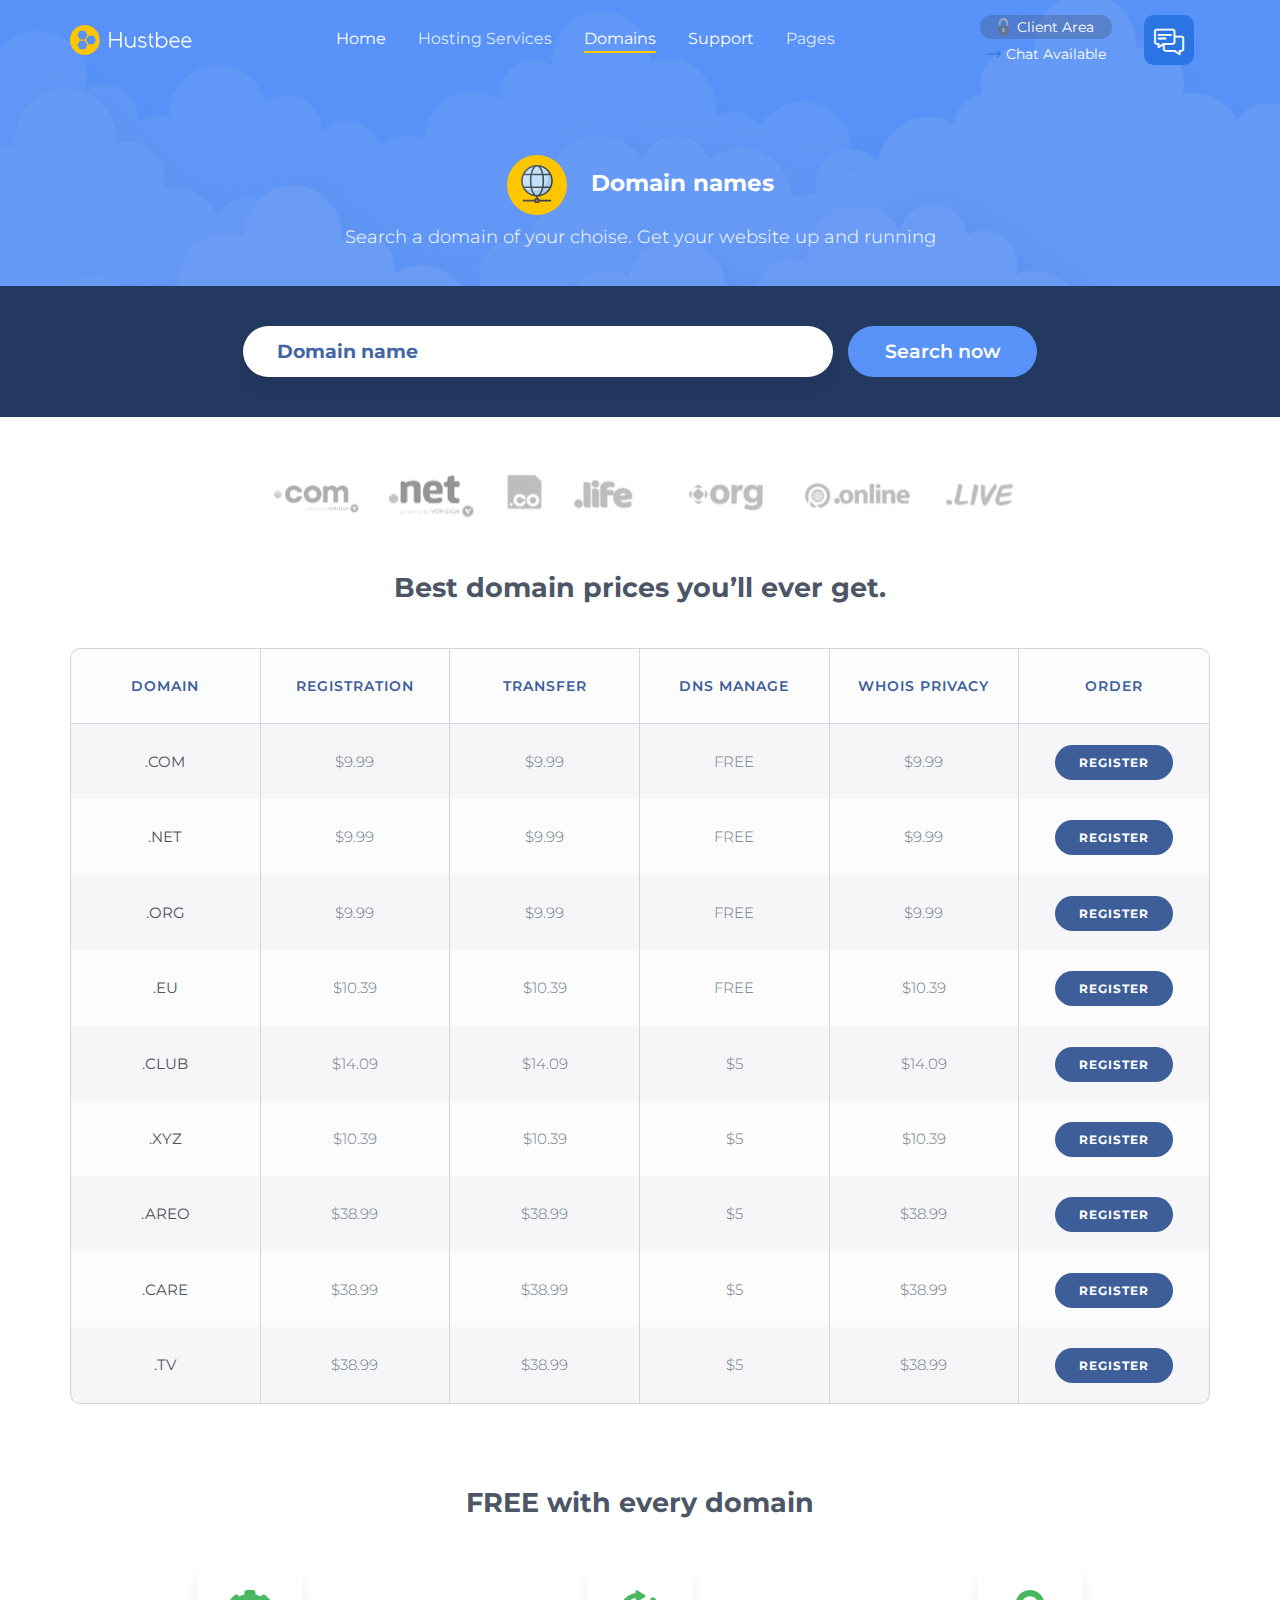
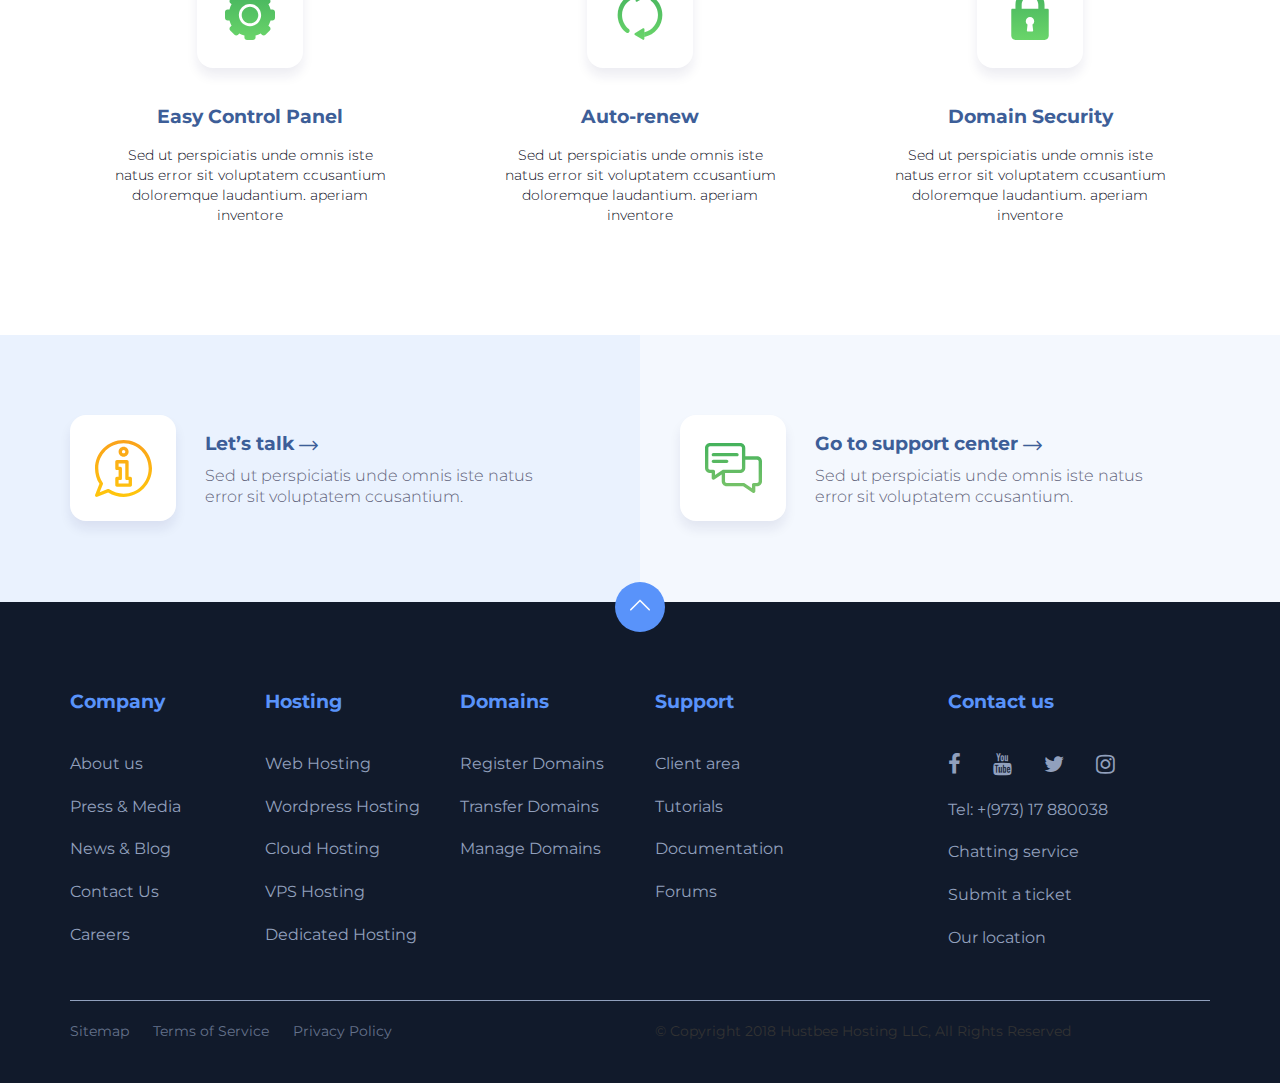
<file: domains.html>
<!DOCTYPE html>
<html lang="en">
<head>
    <meta charset="UTF-8">
    <meta name="viewport" content="width=device-width, initial-scale=1.0">
    <title>Hustbee</title>
    <link rel="stylesheet" type="text/css" href="css/bootstrap.min.css">
    <link rel="stylesheet" type="text/css" href="css/font-awesome.min.css">
    <link rel="stylesheet" type="text/css" href="css/slick.css">
    <link rel="stylesheet" type="text/css" href="css/style.css">
    <link rel="stylesheet" type="text/css" href="css/custom.css">
</head>
<body>
<div id="header-holder" class="innerpage clouds-bg light-bg">
    <nav id="nav" class="navbar navbar-full">
        <div class="container-fluid">
            <div class="container container-nav">
                <div class="row">
                    <div class="col-md-12">
                        <div class="navbar-header">
                            <button aria-expanded="false" type="button" class="navbar-toggle collapsed" data-toggle="collapse" data-target="#bs">
                                <span class="icon-bar"></span>
                                <span class="icon-bar"></span>
                                <span class="icon-bar"></span>
                            </button>
                            <a class="navbar-brand" href="index.html"><img src="images/logo.svg" alt="Hustbee"></a>
                        </div>
                        <div style="height: 1px;" role="main" aria-expanded="false" class="navbar-collapse collapse navbar-collapse-centered" id="bs">
                            <ul class="nav navbar-nav navbar-nav-centered">
                                <li class="nav-item"><a class="nav-link" href="index.html">Home</a></li>
                                <li class="nav-item dropdown">
                                    <a class="nav-link dropdown-toggle" href="#" data-toggle="dropdown">Hosting Services</a>
                                    <div class="dropdown-menu custom-dropdown-menu">
                                        <div class="dropdown-items-holder">
                                            <div class="items-with-icon">
                                                <div class="row">
                                                    <div class="col-xs-12 col-sm-6">
                                                        <a href="webhosting.html" class="link-with-icon">
                                                            <span class="icon"><img src="images/server1.svg" alt=""></span>
                                                            <span class="text">Web Hosting</span>
                                                        </a>
                                                        <a href="cloudhosting.html" class="link-with-icon">
                                                            <span class="icon"><img src="images/server2.svg" alt=""></span>
                                                            <span class="text">Cloud Hosting</span>
                                                        </a>
                                                        <a href="vpshosting.html" class="link-with-icon">
                                                            <span class="icon"><img src="images/server3.svg" alt=""></span>
                                                            <span class="text">VPS Hosting</span>
                                                        </a>
                                                    </div>
                                                    <div class="col-xs-12 col-sm-6">
                                                        <a href="wordpresshosting.html" class="link-with-icon">
                                                            <span class="icon"><img src="images/server4.svg" alt=""></span>
                                                            <span class="text">Wordpress Hosting</span>
                                                        </a>
                                                        <a href="dedicatedhosting.html" class="link-with-icon">
                                                            <span class="icon"><img src="images/server5.svg" alt=""></span>
                                                            <span class="text">Dedicated Hosting</span>
                                                        </a>
                                                        <a href="domains.html" class="link-with-icon">
                                                            <span class="icon"><img src="images/server6.svg" alt=""></span>
                                                            <span class="text">Domain Names</span>
                                                        </a>
                                                    </div>
                                                </div>
                                            </div>
                                            <div class="items">
                                                <div class="row">
                                                    <div class="col-xs-12 col-sm-6">
                                                        <a href="#" class="link">Hustbee Features</a>
                                                    </div>
                                                    <div class="col-xs-12 col-sm-6">
                                                        <a href="#" class="link">Website builder</a>
                                                    </div>
                                                </div>
                                            </div>
                                        </div>
                                    </div>
                                </li>
                                <li class="nav-item active">
                                    <a class="nav-link" href="domains.html">Domains</a>
                                </li>
                                <li class="nav-item">
                                    <a class="nav-link" href="contact.html">Support</a>
                                </li>
                                <li class="nav-item dropdown">
                                    <a class="nav-link dropdown-toggle" href="#" data-toggle="dropdown" aria-haspopup="true" aria-expanded="false">Pages</a>
                                    <ul class="dropdown-menu">
                                        <li><a class="dropdown-item" href="about.html">About</a></li>
                                        <li><a class="dropdown-item" href="blog.html">Blog</a></li>
                                        <li><a class="dropdown-item" href="privacy.html">Privacy</a></li>
                                    </ul>
                                </li>
                            </ul>
                            <ul class="nav navbar-nav navbar-right other-navbar">
                                <li class="nav-item">
                                    <a class="nav-link btn-client-area" href="login.html"><img src="images/lock.svg" alt="">Client Area</a>
                                    <div class="chat-info"><i class="hstb hstb-right-arrow"></i>Chat Available</div>
                                </li>
                                <li class="nav-item">
                                    <a class="nav-link btn-chat" href="#"><i class="hstb hstb-chat"></i></a>
                                </li>
                            </ul>
                        </div>
                    </div>
                </div>
            </div>
        </div>
    </nav>
    <div id="top-content" class="container-fluid less-padding-bottom">
        <div class="container">
            <div class="row">
                <div class="col-md-12">
                    <div class="page-title">
                        <div class="title-with-icon">
                            <span class="icon"><img src="images/server6.svg" alt=""></span><span class="text">Domain names</span>
                        </div>
                    </div>
                    <div class="page-subtitle">Search a domain of your choise. Get your website up and running</div>
                </div>
            </div>
        </div>
    </div>
</div>
<div class="domain-search-only container-fluid">
    <div class="container">
        <div class="row">
            <div class="col-md-12">
                <div class="domain-input-holder">
                    <input class="domain-input" type="text" placeholder="Domain name"><button type="submit">Search now</button>
                </div>
            </div>
        </div>
    </div>
</div>
<div class="domain-pricing container-fluid">
    <div class="container">
        <div class="row">
            <div class="col-sm-12">
                <div class="info-img"><img src="images/tlds.jpg" alt=""></div>
            </div>
        </div>
        <div class="row">
            <div class="col-sm-12">
                <div class="row-title">Best domain prices you’ll ever get.</div>
            </div>
        </div>
        <div class="row">
            <div class="col-sm-12">
                <div class="hstb-pricing-table-holder">
                    <div class="hstb-table">
                        <div class="row thead">
                            <div class="col-xs-2 th">Domain</div>
                            <div class="col-xs-2 th">Registration</div>
                            <div class="col-xs-2 th">Transfer</div>
                            <div class="col-xs-2 th">DNS Manage</div>
                            <div class="col-xs-2 th">WHOIS Privacy</div>
                            <div class="col-xs-2 th">Order</div>
                        </div>
                        <div class="row trow">
                            <div class="col-xs-2 td">.com</div>
                            <div class="col-xs-2 td">$9.99</div>
                            <div class="col-xs-2 td">$9.99</div>
                            <div class="col-xs-2 td">Free</div>
                            <div class="col-xs-2 td">$9.99</div>
                            <div class="col-xs-2 td"><a class="register-button" href="#">Register</a></div>
                        </div>
                        <div class="row trow">
                            <div class="col-xs-2 td">.net</div>
                            <div class="col-xs-2 td">$9.99</div>
                            <div class="col-xs-2 td">$9.99</div>
                            <div class="col-xs-2 td">Free</div>
                            <div class="col-xs-2 td">$9.99</div>
                            <div class="col-xs-2 td"><a class="register-button" href="#">Register</a></div>
                        </div>
                        <div class="row trow">
                            <div class="col-xs-2 td">.org</div>
                            <div class="col-xs-2 td">$9.99</div>
                            <div class="col-xs-2 td">$9.99</div>
                            <div class="col-xs-2 td">Free</div>
                            <div class="col-xs-2 td">$9.99</div>
                            <div class="col-xs-2 td"><a class="register-button" href="#">Register</a></div>
                        </div>
                        <div class="row trow">
                            <div class="col-xs-2 td">.eu</div>
                            <div class="col-xs-2 td">$10.39</div>
                            <div class="col-xs-2 td">$10.39</div>
                            <div class="col-xs-2 td">Free</div>
                            <div class="col-xs-2 td">$10.39</div>
                            <div class="col-xs-2 td"><a class="register-button" href="#">Register</a></div>
                        </div>
                        <div class="row trow">
                            <div class="col-xs-2 td">.club</div>
                            <div class="col-xs-2 td">$14.09</div>
                            <div class="col-xs-2 td">$14.09</div>
                            <div class="col-xs-2 td">$5</div>
                            <div class="col-xs-2 td">$14.09</div>
                            <div class="col-xs-2 td"><a class="register-button" href="#">Register</a></div>
                        </div>
                        <div class="row trow">
                            <div class="col-xs-2 td">.xyz</div>
                            <div class="col-xs-2 td">$10.39</div>
                            <div class="col-xs-2 td">$10.39</div>
                            <div class="col-xs-2 td">$5</div>
                            <div class="col-xs-2 td">$10.39</div>
                            <div class="col-xs-2 td"><a class="register-button" href="#">Register</a></div>
                        </div>
                        <div class="row trow">
                            <div class="col-xs-2 td">.areo</div>
                            <div class="col-xs-2 td">$38.99</div>
                            <div class="col-xs-2 td">$38.99</div>
                            <div class="col-xs-2 td">$5</div>
                            <div class="col-xs-2 td">$38.99</div>
                            <div class="col-xs-2 td"><a class="register-button" href="#">Register</a></div>
                        </div>
                        <div class="row trow">
                            <div class="col-xs-2 td">.care</div>
                            <div class="col-xs-2 td">$38.99</div>
                            <div class="col-xs-2 td">$38.99</div>
                            <div class="col-xs-2 td">$5</div>
                            <div class="col-xs-2 td">$38.99</div>
                            <div class="col-xs-2 td"><a class="register-button" href="#">Register</a></div>
                        </div>
                        <div class="row trow">
                            <div class="col-xs-2 td">.tv</div>
                            <div class="col-xs-2 td">$38.99</div>
                            <div class="col-xs-2 td">$38.99</div>
                            <div class="col-xs-2 td">$5</div>
                            <div class="col-xs-2 td">$38.99</div>
                            <div class="col-xs-2 td"><a class="register-button" href="#">Register</a></div>
                        </div>
                    </div>
                </div>
            </div>
        </div>
    </div>
</div>
<div class="domain-features container-fluid">
    <div class="container">
        <div class="row">
            <div class="col-md-12">
                <div class="row-title">FREE with every domain</div>
            </div>
        </div>
        <div class="row">
            <div class="col-sm-4 col-md-4">
                <div class="dfeature-box">
                    <div class="icon"><i class="hstb hstb-settings"></i></div>
                    <div class="title">Easy Control Panel</div>
                    <div class="details">Sed ut perspiciatis unde omnis iste natus error sit voluptatem ccusantium doloremque laudantium. aperiam inventore</div>
                </div>
            </div>
            <div class="col-sm-4 col-md-4">
                <div class="dfeature-box">
                    <div class="icon"><i class="hstb hstb-two-circling-arrows"></i></div>
                    <div class="title">Auto-renew</div>
                    <div class="details">Sed ut perspiciatis unde omnis iste natus error sit voluptatem ccusantium doloremque laudantium. aperiam inventore</div>
                </div>
            </div>
            <div class="col-sm-4 col-md-4">
                <div class="dfeature-box">
                    <div class="icon"><i class="hstb hstb-lock"></i></div>
                    <div class="title">Domain Security</div>
                    <div class="details">Sed ut perspiciatis unde omnis iste natus error sit voluptatem ccusantium doloremque laudantium. aperiam inventore</div>
                </div>
            </div>
        </div>
    </div>
</div>
<div class="support-links container-fluid">
    <div class="row">
        <div class="col-sm-6 hylink-holder">
            <div class="hylink-box">
                <div class="icon"><img src="images/info.svg" alt=""></div>
                <a href="#" class="link">Let’s talk</a>
                <div class="text">Sed ut perspiciatis unde omnis iste natus error sit voluptatem ccusantium.</div>
            </div>
        </div>
        <div class="col-sm-6 hylink-holder">
            <div class="hylink-box">
                <div class="icon"><img src="images/chat.svg" alt=""></div>
                <a href="#" class="link">Go to support center</a>
                <div class="text">Sed ut perspiciatis unde omnis iste natus error sit voluptatem ccusantium.</div>
            </div>
        </div>
    </div>
</div>
<div class="footer container-fluid">
    <a class="btn-go-top" href="#"><i class="hstb hstb-down-arrow"></i></a>
    <div class="container">
        <div class="row">
            <div class="col-xs-6 col-sm-2 col-md-2 col-lg-2">
                <div class="footer-menu">
                    <h4>Company</h4>
                    <ul>
                        <li><a href="about.html">About us</a></li>
                        <li><a href="blog.html">Press & Media</a></li>
                        <li><a href="blog.html">News & Blog</a></li>
                        <li><a href="contact.html">Contact Us</a></li>
                        <li><a href="#">Careers</a></li>
                    </ul>
                </div>
            </div>
            <div class="col-xs-6 col-sm-2 col-md-2 col-lg-2">
                <div class="footer-menu">
                    <h4>Hosting</h4>
                    <ul>
                        <li><a href="webhosting.html">Web Hosting</a></li>
                        <li><a href="wordpresshosting.html">Wordpress Hosting</a></li>
                        <li><a href="cloudhosting.html">Cloud Hosting</a></li>
                        <li><a href="vpshosting.html">VPS Hosting</a></li>
                        <li><a href="dedicatedhosting.html">Dedicated Hosting</a></li>
                    </ul>
                </div>
            </div>
            <div class="col-xs-6 col-sm-2 col-md-2 col-lg-2">
                <div class="footer-menu">
                    <h4>Domains</h4>
                    <ul>
                        <li><a href="domains.html">Register Domains</a></li>
                        <li><a href="domains.html">Transfer Domains</a></li>
                        <li><a href="domains.html">Manage Domains</a></li>
                    </ul>
                </div>
            </div>
            <div class="col-xs-6 col-sm-3 col-md-3 col-lg-3">
                <div class="footer-menu">
                    <h4>Support</h4>
                    <ul>
                        <li><a href="login.html">Client area</a></li>
                        <li><a href="#">Tutorials</a></li>
                        <li><a href="#">Documentation</a></li>
                        <li><a href="#">Forums</a></li>
                    </ul>  
                </div>
            </div>
            <div class="col-xs-12 col-sm-3 col-md-3 col-lg-3">
                <div class="footer-menu custom-footer-menu">
                    <h4>Contact us</h4>
                    <ul class="social">
                        <li><a href="#"><i class="fa fa-facebook-f"></i></a></li>
                        <li><a href="#"><i class="fa fa-youtube"></i></a></li>
                        <li><a href="#"><i class="fa fa-twitter"></i></a></li>
                        <li><a href="#"><i class="fa fa-instagram"></i></a></li>
                    </ul>
                    <ul>
                        <li>Tel: +(973) 17 880038</li>
                        <li><a href="#">Chatting service</a></li>
                        <li><a href="#">Submit a ticket</a></li>
                        <li><a href="#">Our location</a></li>
                    </ul>
                </div>
            </div>
        </div>
        <div class="sub-footer">
            <div class="row">
                <div class="col-md-6">
                    <div class="sub-footer-menu">
                        <ul>
                            <li><a href="#">Sitemap</a></li>
                            <li><a href="#">Terms of Service</a></li>
                            <li><a href="privacy.html">Privacy Policy</a></li>
                        </ul>        
                    </div>
                </div>
                <div class="col-md-6">
                    <div class="copyright">© Copyright 2018 Hustbee Hosting LLC, All Rights Reserved</div>
                </div>
            </div>
        </div>
    </div>
</div>
<script src="js/jquery.min.js"></script>
<script src="js/bootstrap.min.js"></script>
<script src="js/slick.min.js"></script>
<script src="js/main.js"></script>
</body>
</html>
</file>
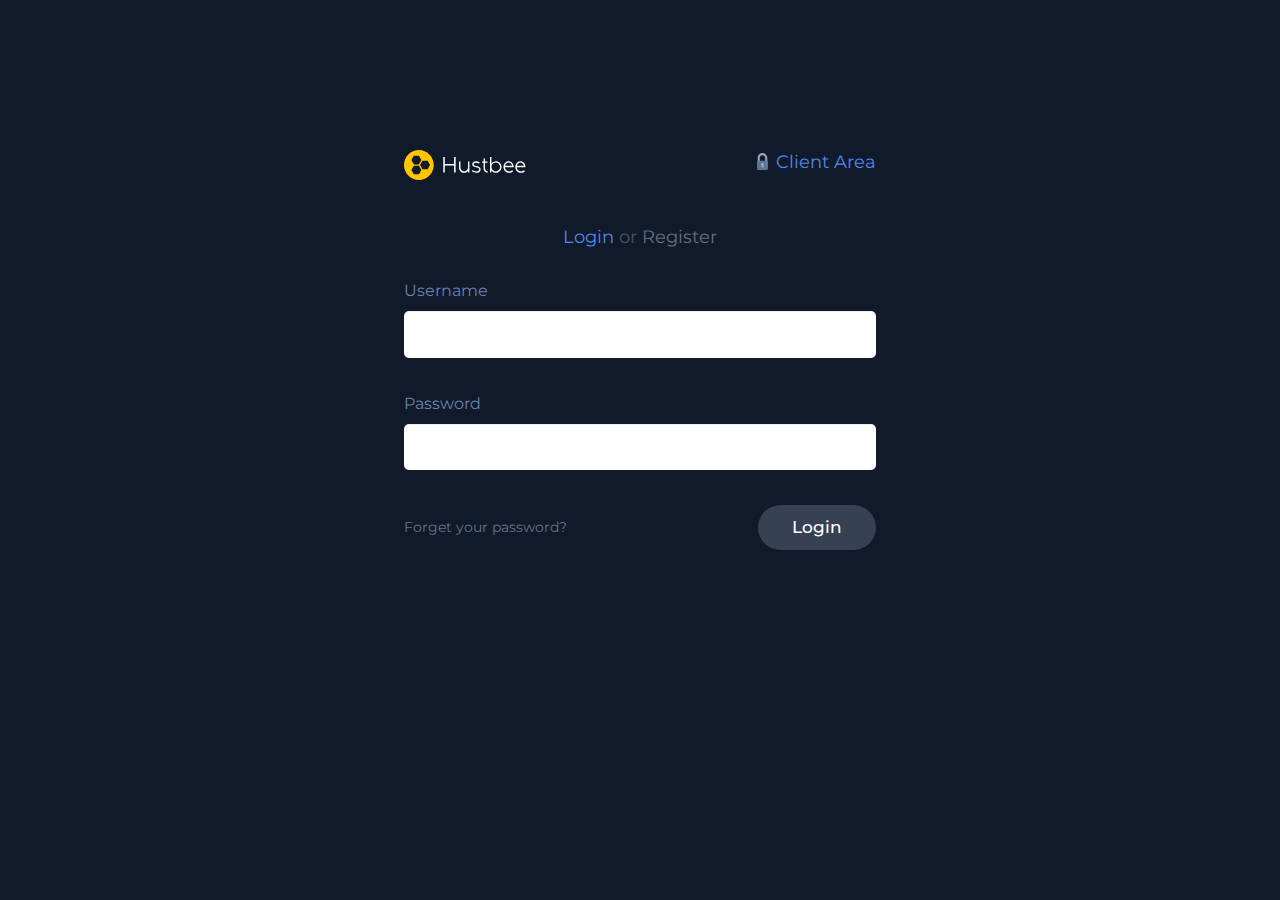
<file: login.html>
<!DOCTYPE html>
<html lang="en">
<head>
    <meta charset="UTF-8">
    <meta name="viewport" content="width=device-width, initial-scale=1.0">
    <title>Hustbee</title>
    <link rel="stylesheet" type="text/css" href="css/bootstrap.min.css">
    <link rel="stylesheet" type="text/css" href="css/font-awesome.min.css">
    <link rel="stylesheet" type="text/css" href="css/slick.css">
    <link rel="stylesheet" type="text/css" href="css/style.css">
    <link rel="stylesheet" type="text/css" href="css/custom.css">
</head>
<body class="fullpage">
<div class="container-fluid">
    <div class="container">
        <div class="row">
            <div class="col-sm-12">
                <div class="login-register-form">
                    <div class="form-holder">
                        <div class="form-row form-head">
                            <div class="col-xs-6">
                                <a class="site-brand" href="index.html"><img src="images/logo.svg" alt="Hustbee"></a>
                            </div>
                            <div class="col-xs-6">
                                <div class="form-title"><img src="images/lock.svg" alt="">Client Area</div>
                            </div>
                        </div>
                        <div class="form-row form-links">
                            <div class="col-xs-12">
                                <a href="login.html" class="link-to active">Login</a> or <a href="register.html" class="link-to">Register</a>
                            </div>
                        </div>
                        <form>
                            <div class="form-row">
                                <div class="col-xs-12">
                                    <label>Username</label>
                                    <input type="text" class="form-control" required>
                                </div>
                            </div>
                            <div class="form-row">
                                <div class="col-xs-12">
                                    <label>Password</label>
                                    <input type="password" class="form-control" required>
                                </div>
                            </div>
                            <div class="form-row">
                                <div class="col-xs-6">
                                    <a href="#" class="forget-link">Forget your password?</a>
                                </div>
                                <div class="col-xs-6">
                                    <div class="submit-holder">
                                        <button type="submit">Login</button>
                                    </div>
                                </div>
                            </div>
                        </form>
                    </div>
                </div>
            </div>
        </div>
    </div>
</div>

<script src="js/jquery.min.js"></script>
<script src="js/bootstrap.min.js"></script>
<script src="js/slick.min.js"></script>
<script src="js/main.js"></script>
</body>
</html>
</file>
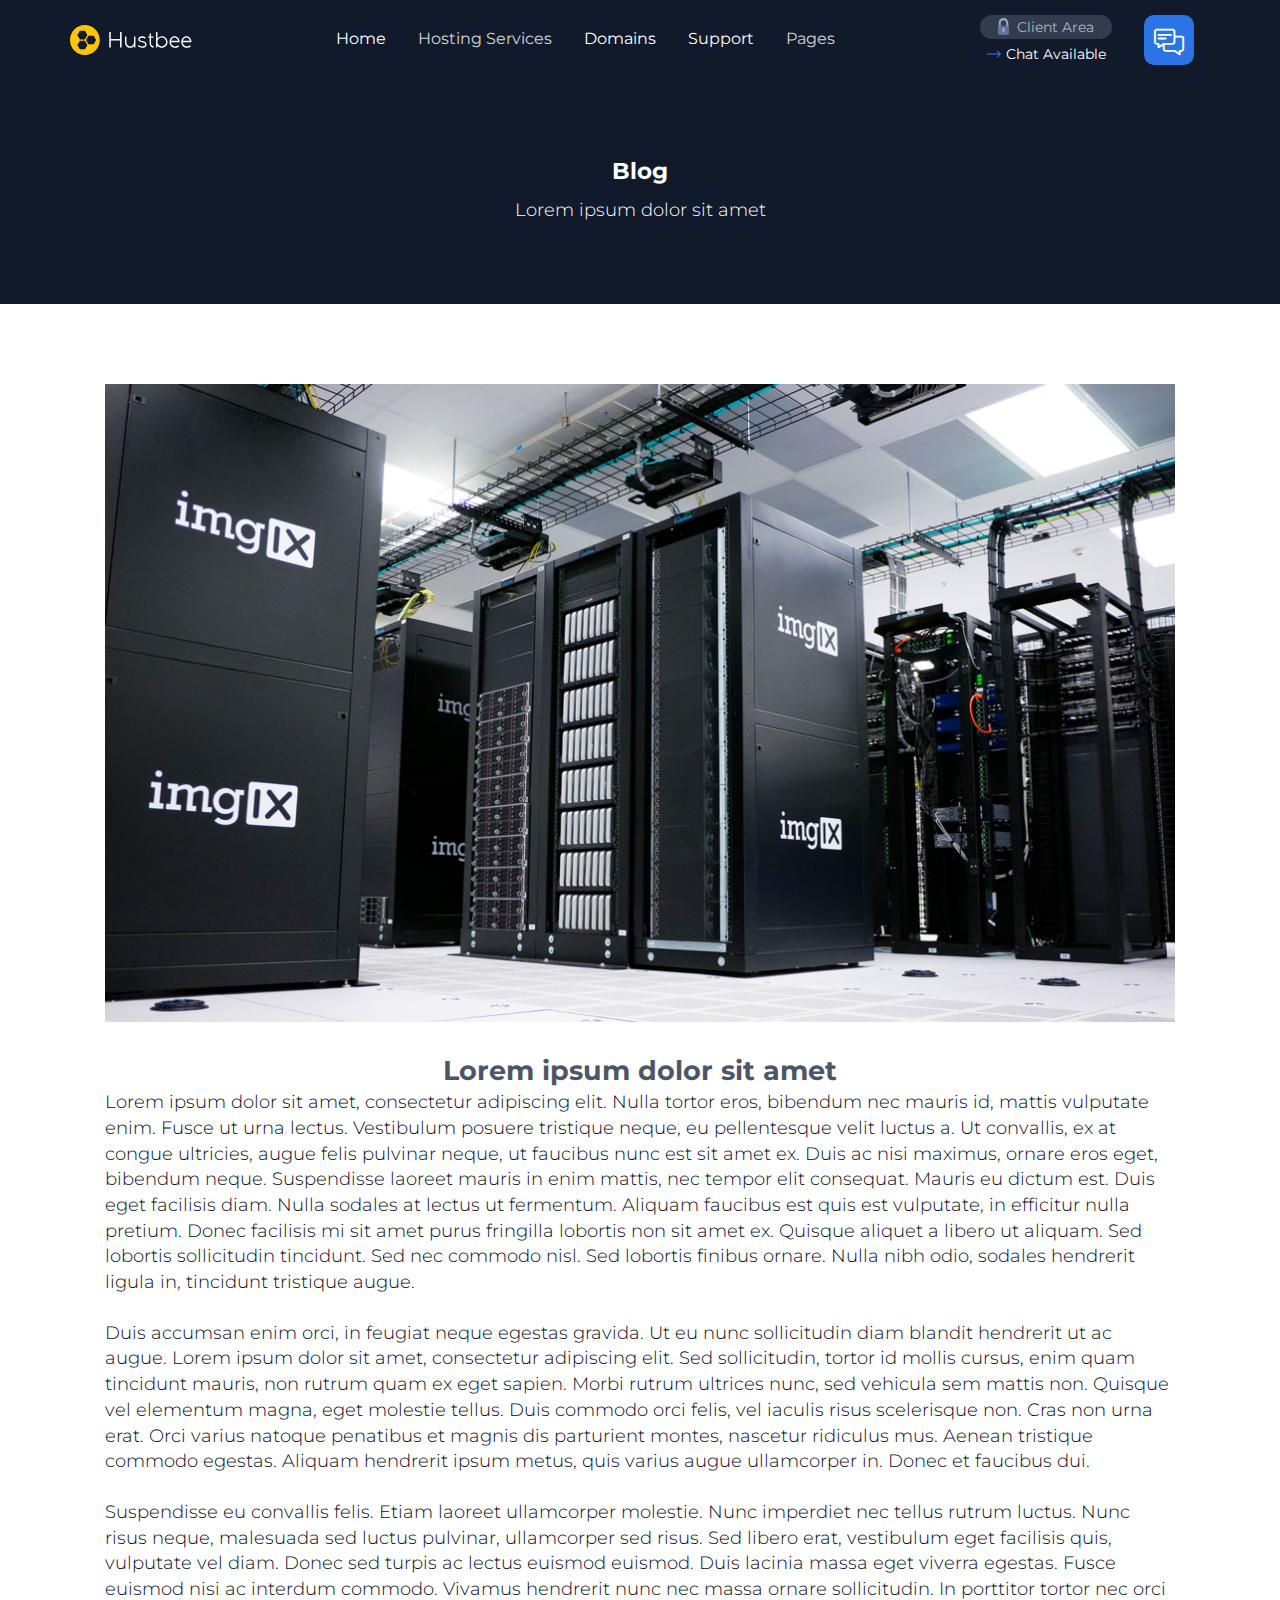
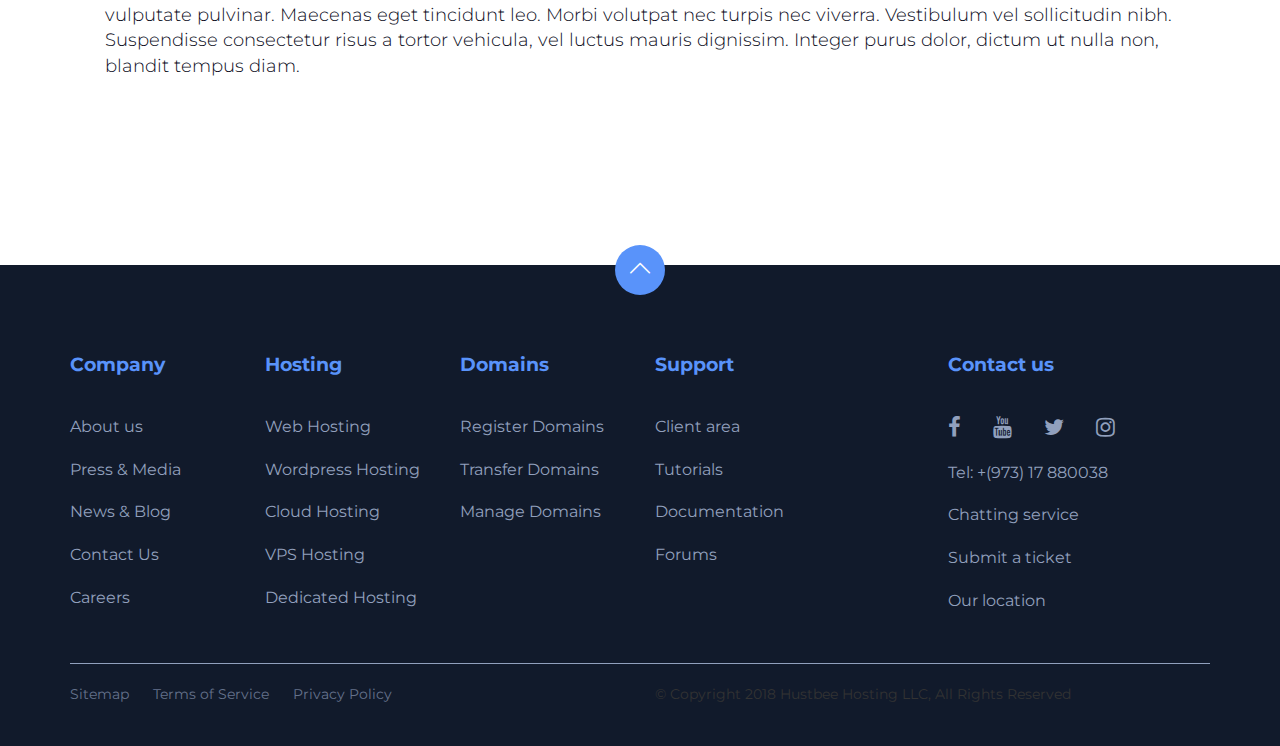
<file: post.html>
<!DOCTYPE html>
<html lang="en">
<head>
    <meta charset="UTF-8">
    <meta name="viewport" content="width=device-width, initial-scale=1.0">
    <title>Hustbee</title>
    <link rel="stylesheet" type="text/css" href="css/bootstrap.min.css">
    <link rel="stylesheet" type="text/css" href="css/font-awesome.min.css">
    <link rel="stylesheet" type="text/css" href="css/slick.css">
    <link rel="stylesheet" type="text/css" href="css/style.css">
    <link rel="stylesheet" type="text/css" href="css/custom.css">
</head>
<body>
<div id="header-holder" class="innerpage">
    <nav id="nav" class="navbar navbar-full">
        <div class="container-fluid">
            <div class="container container-nav">
                <div class="row">
                    <div class="col-md-12">
                        <div class="navbar-header">
                            <button aria-expanded="false" type="button" class="navbar-toggle collapsed" data-toggle="collapse" data-target="#bs">
                                <span class="icon-bar"></span>
                                <span class="icon-bar"></span>
                                <span class="icon-bar"></span>
                            </button>
                            <a class="navbar-brand" href="index.html"><img src="images/logo.svg" alt="Hustbee"></a>
                        </div>
                        <div style="height: 1px;" role="main" aria-expanded="false" class="navbar-collapse collapse navbar-collapse-centered" id="bs">
                            <ul class="nav navbar-nav navbar-nav-centered">
                                <li class="nav-item"><a class="nav-link" href="index.html">Home</a></li>
                                <li class="nav-item dropdown">
                                    <a class="nav-link dropdown-toggle" href="#" data-toggle="dropdown">Hosting Services</a>
                                    <div class="dropdown-menu custom-dropdown-menu">
                                        <div class="dropdown-items-holder">
                                            <div class="items-with-icon">
                                                <div class="row">
                                                    <div class="col-xs-12 col-sm-6">
                                                        <a href="webhosting.html" class="link-with-icon">
                                                            <span class="icon"><img src="images/server1.svg" alt=""></span>
                                                            <span class="text">Web Hosting</span>
                                                        </a>
                                                        <a href="cloudhosting.html" class="link-with-icon">
                                                            <span class="icon"><img src="images/server2.svg" alt=""></span>
                                                            <span class="text">Cloud Hosting</span>
                                                        </a>
                                                        <a href="vpshosting.html" class="link-with-icon">
                                                            <span class="icon"><img src="images/server3.svg" alt=""></span>
                                                            <span class="text">VPS Hosting</span>
                                                        </a>
                                                    </div>
                                                    <div class="col-xs-12 col-sm-6">
                                                        <a href="wordpresshosting.html" class="link-with-icon">
                                                            <span class="icon"><img src="images/server4.svg" alt=""></span>
                                                            <span class="text">Wordpress Hosting</span>
                                                        </a>
                                                        <a href="dedicatedhosting.html" class="link-with-icon">
                                                            <span class="icon"><img src="images/server5.svg" alt=""></span>
                                                            <span class="text">Dedicated Hosting</span>
                                                        </a>
                                                        <a href="domains.html" class="link-with-icon">
                                                            <span class="icon"><img src="images/server6.svg" alt=""></span>
                                                            <span class="text">Domain Names</span>
                                                        </a>
                                                    </div>
                                                </div>
                                            </div>
                                            <div class="items">
                                                <div class="row">
                                                    <div class="col-xs-12 col-sm-6">
                                                        <a href="#" class="link">Hustbee Features</a>
                                                    </div>
                                                    <div class="col-xs-12 col-sm-6">
                                                        <a href="#" class="link">Website builder</a>
                                                    </div>
                                                </div>
                                            </div>
                                        </div>
                                    </div>
                                </li>
                                <li class="nav-item">
                                    <a class="nav-link" href="domains.html">Domains</a>
                                </li>
                                <li class="nav-item">
                                    <a class="nav-link" href="contact.html">Support</a>
                                </li>
                                <li class="nav-item dropdown">
                                    <a class="nav-link dropdown-toggle" href="#" data-toggle="dropdown" aria-haspopup="true" aria-expanded="false">Pages</a>
                                    <ul class="dropdown-menu">
                                        <li><a class="dropdown-item" href="about.html">About</a></li>
                                        <li><a class="dropdown-item" href="blog.html">Blog</a></li>
                                        <li><a class="dropdown-item" href="privacy.html">Privacy</a></li>
                                    </ul>
                                </li>
                            </ul>
                            <ul class="nav navbar-nav navbar-right other-navbar">
                                <li class="nav-item">
                                    <a class="nav-link btn-client-area" href="login.html"><img src="images/lock.svg" alt="">Client Area</a>
                                    <div class="chat-info"><i class="hstb hstb-right-arrow"></i>Chat Available</div>
                                </li>
                                <li class="nav-item">
                                    <a class="nav-link btn-chat" href="#"><i class="hstb hstb-chat"></i></a>
                                </li>
                            </ul>
                        </div>
                    </div>
                </div>
            </div>
        </div>
    </nav>
    <div id="top-content" class="container-fluid">
        <div class="container">
            <div class="row">
                <div class="col-sm-12">
                    <div class="page-title">Blog</div>
                    <div class="page-subtitle">Lorem ipsum dolor sit amet</div>
                </div>
            </div>
        </div>
    </div>
</div>
<div class="blog container-fluid">
    <div class="container">
        <div class="row">
            <div class="col-md-12">
                <div class="post-box">
                    <div class="post-photo">
                        <img src="images/post-photo1.jpg" alt="">
                    </div>
                    <div class="post-title">Lorem ipsum dolor sit amet</div>
                    <div class="post-content"><p>Lorem ipsum dolor sit amet, consectetur adipiscing elit. Nulla tortor eros, bibendum nec mauris id, mattis vulputate enim. Fusce ut urna lectus. Vestibulum posuere tristique neque, eu pellentesque velit luctus a. Ut convallis, ex at congue ultricies, augue felis pulvinar neque, ut faucibus nunc est sit amet ex. Duis ac nisi maximus, ornare eros eget, bibendum neque. Suspendisse laoreet mauris in enim mattis, nec tempor elit consequat. Mauris eu dictum est. Duis eget facilisis diam. Nulla sodales at lectus ut fermentum. Aliquam faucibus est quis est vulputate, in efficitur nulla pretium. Donec facilisis mi sit amet purus fringilla lobortis non sit amet ex. Quisque aliquet a libero ut aliquam. Sed lobortis sollicitudin tincidunt. Sed nec commodo nisl. Sed lobortis finibus ornare. Nulla nibh odio, sodales hendrerit ligula in, tincidunt tristique augue.</p>

                    <p>Duis accumsan enim orci, in feugiat neque egestas gravida. Ut eu nunc sollicitudin diam blandit hendrerit ut ac augue. Lorem ipsum dolor sit amet, consectetur adipiscing elit. Sed sollicitudin, tortor id mollis cursus, enim quam tincidunt mauris, non rutrum quam ex eget sapien. Morbi rutrum ultrices nunc, sed vehicula sem mattis non. Quisque vel elementum magna, eget molestie tellus. Duis commodo orci felis, vel iaculis risus scelerisque non. Cras non urna erat. Orci varius natoque penatibus et magnis dis parturient montes, nascetur ridiculus mus. Aenean tristique commodo egestas. Aliquam hendrerit ipsum metus, quis varius augue ullamcorper in. Donec et faucibus dui.</p>
                            
                    <p>Suspendisse eu convallis felis. Etiam laoreet ullamcorper molestie. Nunc imperdiet nec tellus rutrum luctus. Nunc risus neque, malesuada sed luctus pulvinar, ullamcorper sed risus. Sed libero erat, vestibulum eget facilisis quis, vulputate vel diam. Donec sed turpis ac lectus euismod euismod. Duis lacinia massa eget viverra egestas. Fusce euismod nisi ac interdum commodo. Vivamus hendrerit nunc nec massa ornare sollicitudin. In porttitor tortor nec orci vulputate pulvinar. Maecenas eget tincidunt leo. Morbi volutpat nec turpis nec viverra. Vestibulum vel sollicitudin nibh. Suspendisse consectetur risus a tortor vehicula, vel luctus mauris dignissim. Integer purus dolor, dictum ut nulla non, blandit tempus diam.</p></div>
                </div>
            </div>
        </div>
    </div>
</div>
<div class="footer container-fluid">
    <a class="btn-go-top" href="#"><i class="hstb hstb-down-arrow"></i></a>
    <div class="container">
        <div class="row">
            <div class="col-xs-6 col-sm-2 col-md-2 col-lg-2">
                <div class="footer-menu">
                    <h4>Company</h4>
                    <ul>
                        <li><a href="about.html">About us</a></li>
                        <li><a href="blog.html">Press & Media</a></li>
                        <li><a href="blog.html">News & Blog</a></li>
                        <li><a href="contact.html">Contact Us</a></li>
                        <li><a href="#">Careers</a></li>
                    </ul>
                </div>
            </div>
            <div class="col-xs-6 col-sm-2 col-md-2 col-lg-2">
                <div class="footer-menu">
                    <h4>Hosting</h4>
                    <ul>
                        <li><a href="webhosting.html">Web Hosting</a></li>
                        <li><a href="wordpresshosting.html">Wordpress Hosting</a></li>
                        <li><a href="cloudhosting.html">Cloud Hosting</a></li>
                        <li><a href="vpshosting.html">VPS Hosting</a></li>
                        <li><a href="dedicatedhosting.html">Dedicated Hosting</a></li>
                    </ul>
                </div>
            </div>
            <div class="col-xs-6 col-sm-2 col-md-2 col-lg-2">
                <div class="footer-menu">
                    <h4>Domains</h4>
                    <ul>
                        <li><a href="domains.html">Register Domains</a></li>
                        <li><a href="domains.html">Transfer Domains</a></li>
                        <li><a href="domains.html">Manage Domains</a></li>
                    </ul>
                </div>
            </div>
            <div class="col-xs-6 col-sm-3 col-md-3 col-lg-3">
                <div class="footer-menu">
                    <h4>Support</h4>
                    <ul>
                        <li><a href="login.html">Client area</a></li>
                        <li><a href="#">Tutorials</a></li>
                        <li><a href="#">Documentation</a></li>
                        <li><a href="#">Forums</a></li>
                    </ul>  
                </div>
            </div>
            <div class="col-xs-12 col-sm-3 col-md-3 col-lg-3">
                <div class="footer-menu custom-footer-menu">
                    <h4>Contact us</h4>
                    <ul class="social">
                        <li><a href="#"><i class="fa fa-facebook-f"></i></a></li>
                        <li><a href="#"><i class="fa fa-youtube"></i></a></li>
                        <li><a href="#"><i class="fa fa-twitter"></i></a></li>
                        <li><a href="#"><i class="fa fa-instagram"></i></a></li>
                    </ul>
                    <ul>
                        <li>Tel: +(973) 17 880038</li>
                        <li><a href="#">Chatting service</a></li>
                        <li><a href="#">Submit a ticket</a></li>
                        <li><a href="#">Our location</a></li>
                    </ul>
                </div>
            </div>
        </div>
        <div class="sub-footer">
            <div class="row">
                <div class="col-md-6">
                    <div class="sub-footer-menu">
                        <ul>
                            <li><a href="#">Sitemap</a></li>
                            <li><a href="#">Terms of Service</a></li>
                            <li><a href="privacy.html">Privacy Policy</a></li>
                        </ul>        
                    </div>
                </div>
                <div class="col-md-6">
                    <div class="copyright">© Copyright 2018 Hustbee Hosting LLC, All Rights Reserved</div>
                </div>
            </div>
        </div>
    </div>
</div>
<script src="js/jquery.min.js"></script>
<script src="js/bootstrap.min.js"></script>
<script src="js/slick.min.js"></script>
<script src="js/main.js"></script>
</body>
</html>
</file>
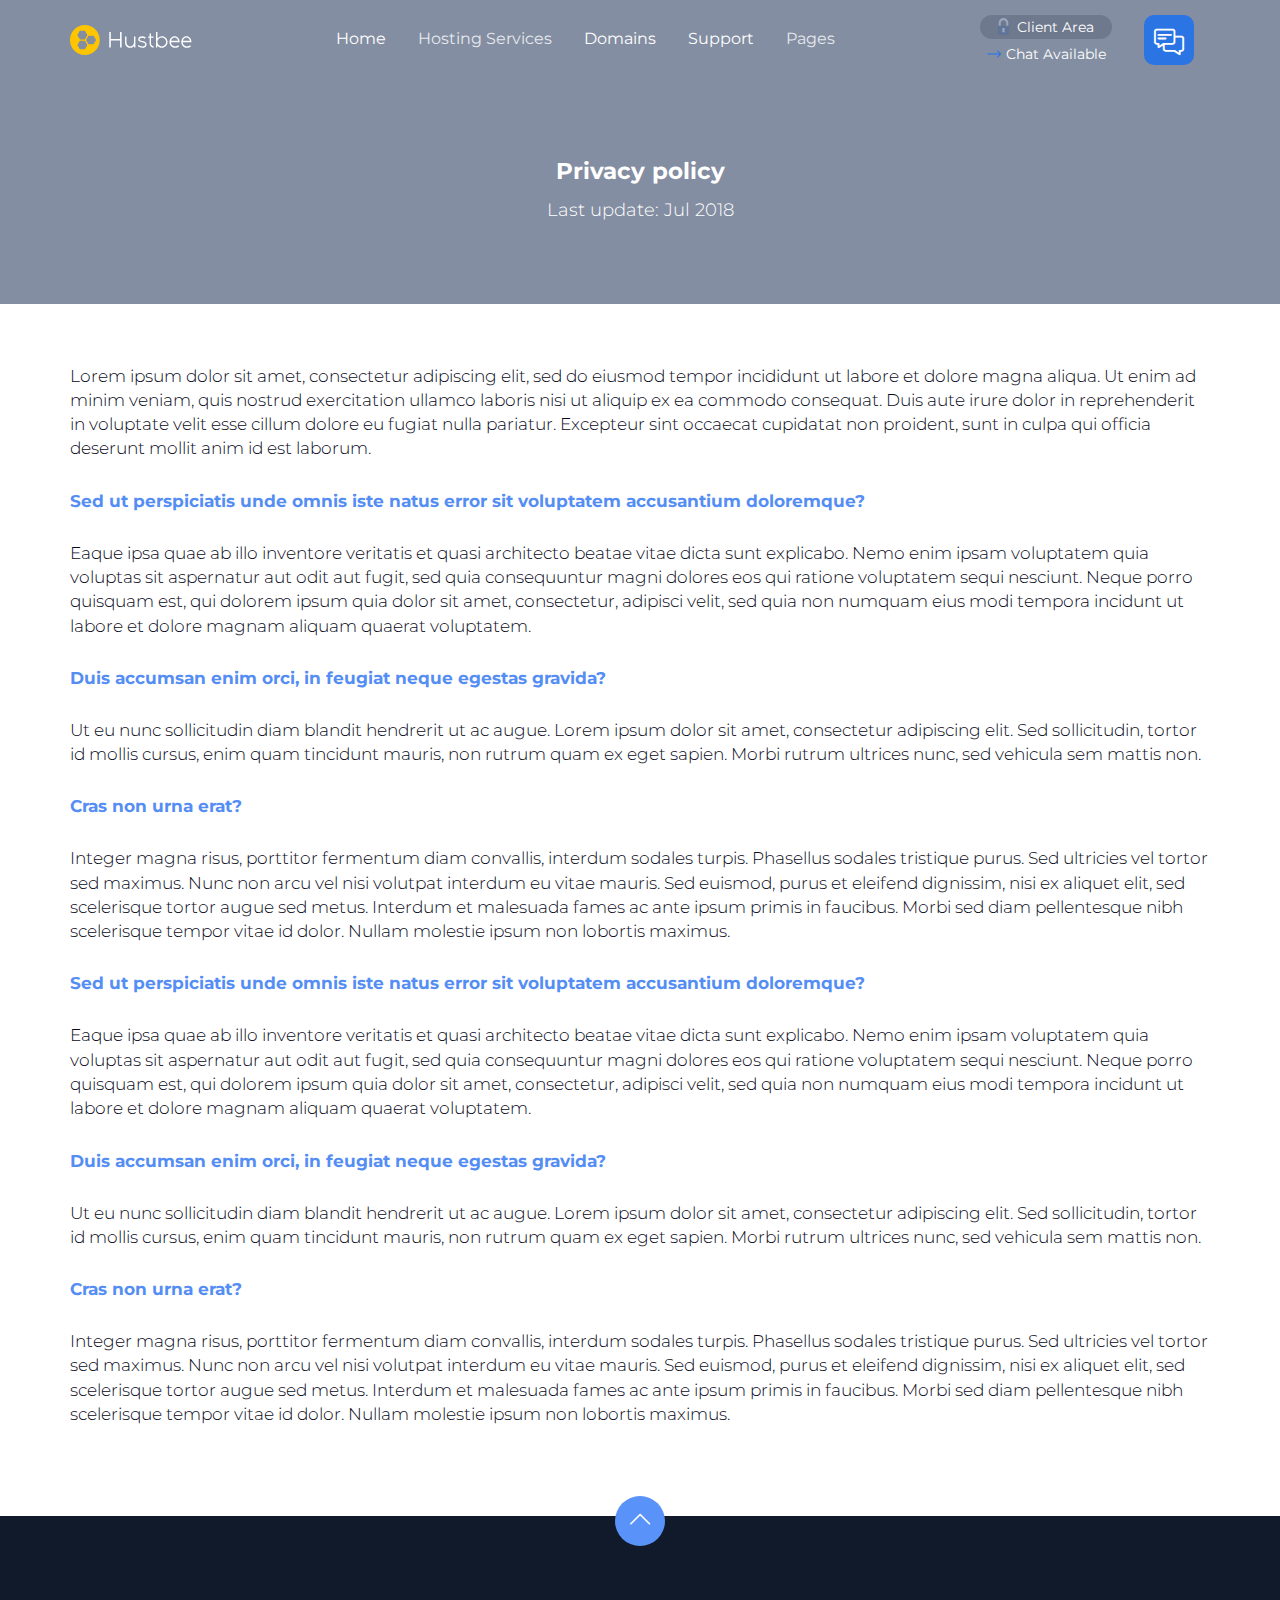
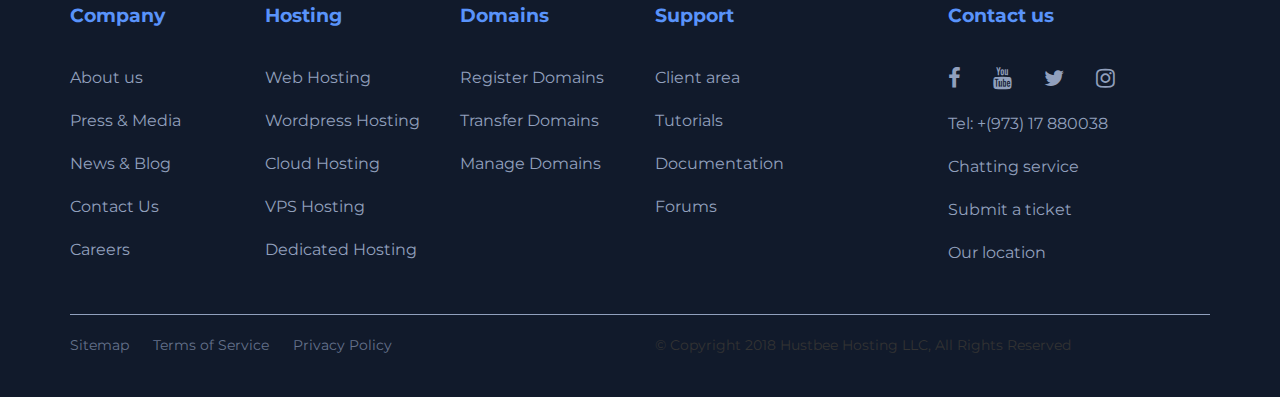
<file: privacy.html>
<!DOCTYPE html>
<html lang="en">
<head>
    <meta charset="UTF-8">
    <meta name="viewport" content="width=device-width, initial-scale=1.0">
    <title>Hustbee</title>
    <link rel="stylesheet" type="text/css" href="css/bootstrap.min.css">
    <link rel="stylesheet" type="text/css" href="css/font-awesome.min.css">
    <link rel="stylesheet" type="text/css" href="css/slick.css">
    <link rel="stylesheet" type="text/css" href="css/style.css">
    <link rel="stylesheet" type="text/css" href="css/custom.css">
</head>
<body>
<div id="header-holder" class="innerpage grey-bg">
    <nav id="nav" class="navbar navbar-full">
        <div class="container-fluid">
            <div class="container container-nav">
                <div class="row">
                    <div class="col-md-12">
                        <div class="navbar-header">
                            <button aria-expanded="false" type="button" class="navbar-toggle collapsed" data-toggle="collapse" data-target="#bs">
                                <span class="icon-bar"></span>
                                <span class="icon-bar"></span>
                                <span class="icon-bar"></span>
                            </button>
                            <a class="navbar-brand" href="index.html"><img src="images/logo.svg" alt="Hustbee"></a>
                        </div>
                        <div style="height: 1px;" role="main" aria-expanded="false" class="navbar-collapse collapse navbar-collapse-centered" id="bs">
                            <ul class="nav navbar-nav navbar-nav-centered">
                                <li class="nav-item"><a class="nav-link" href="index.html">Home</a></li>
                                <li class="nav-item dropdown">
                                    <a class="nav-link dropdown-toggle" href="#" data-toggle="dropdown">Hosting Services</a>
                                    <div class="dropdown-menu custom-dropdown-menu">
                                        <div class="dropdown-items-holder">
                                            <div class="items-with-icon">
                                                <div class="row">
                                                    <div class="col-xs-12 col-sm-6">
                                                        <a href="webhosting.html" class="link-with-icon">
                                                            <span class="icon"><img src="images/server1.svg" alt=""></span>
                                                            <span class="text">Web Hosting</span>
                                                        </a>
                                                        <a href="cloudhosting.html" class="link-with-icon">
                                                            <span class="icon"><img src="images/server2.svg" alt=""></span>
                                                            <span class="text">Cloud Hosting</span>
                                                        </a>
                                                        <a href="vpshosting.html" class="link-with-icon">
                                                            <span class="icon"><img src="images/server3.svg" alt=""></span>
                                                            <span class="text">VPS Hosting</span>
                                                        </a>
                                                    </div>
                                                    <div class="col-xs-12 col-sm-6">
                                                        <a href="wordpresshosting.html" class="link-with-icon">
                                                            <span class="icon"><img src="images/server4.svg" alt=""></span>
                                                            <span class="text">Wordpress Hosting</span>
                                                        </a>
                                                        <a href="dedicatedhosting.html" class="link-with-icon">
                                                            <span class="icon"><img src="images/server5.svg" alt=""></span>
                                                            <span class="text">Dedicated Hosting</span>
                                                        </a>
                                                        <a href="domains.html" class="link-with-icon">
                                                            <span class="icon"><img src="images/server6.svg" alt=""></span>
                                                            <span class="text">Domain Names</span>
                                                        </a>
                                                    </div>
                                                </div>
                                            </div>
                                            <div class="items">
                                                <div class="row">
                                                    <div class="col-xs-12 col-sm-6">
                                                        <a href="#" class="link">Hustbee Features</a>
                                                    </div>
                                                    <div class="col-xs-12 col-sm-6">
                                                        <a href="#" class="link">Website builder</a>
                                                    </div>
                                                </div>
                                            </div>
                                        </div>
                                    </div>
                                </li>
                                <li class="nav-item">
                                    <a class="nav-link" href="domains.html">Domains</a>
                                </li>
                                <li class="nav-item">
                                    <a class="nav-link" href="contact.html">Support</a>
                                </li>
                                <li class="nav-item dropdown">
                                    <a class="nav-link dropdown-toggle" href="#" data-toggle="dropdown" aria-haspopup="true" aria-expanded="false">Pages</a>
                                    <ul class="dropdown-menu">
                                        <li><a class="dropdown-item" href="about.html">About</a></li>
                                        <li><a class="dropdown-item" href="blog.html">Blog</a></li>
                                        <li><a class="dropdown-item" href="privacy.html">Privacy</a></li>
                                    </ul>
                                </li>
                            </ul>
                            <ul class="nav navbar-nav navbar-right other-navbar">
                                <li class="nav-item">
                                    <a class="nav-link btn-client-area" href="login.html"><img src="images/lock.svg" alt="">Client Area</a>
                                    <div class="chat-info"><i class="hstb hstb-right-arrow"></i>Chat Available</div>
                                </li>
                                <li class="nav-item">
                                    <a class="nav-link btn-chat" href="#"><i class="hstb hstb-chat"></i></a>
                                </li>
                            </ul>
                        </div>
                    </div>
                </div>
            </div>
        </div>
    </nav>
    <div id="top-content" class="container-fluid">
        <div class="container">
            <div class="row">
                <div class="col-sm-12">
                    <div class="page-title">Privacy policy</div>
                    <div class="page-subtitle">Last update: Jul 2018</div>
                </div>
            </div>
        </div>
    </div>
</div>
<div class="plain-content container-fluid">
    <div class="container">
        <div class="row">
            <div class="col-md-12">
                <div class="content-holder">
                    <p>Lorem ipsum dolor sit amet, consectetur adipiscing elit, sed do eiusmod tempor incididunt ut labore et dolore magna aliqua. Ut enim ad minim veniam, quis nostrud exercitation ullamco laboris nisi ut aliquip ex ea commodo consequat. Duis aute irure dolor in reprehenderit in voluptate velit esse cillum dolore eu fugiat nulla pariatur. Excepteur sint occaecat cupidatat non proident, sunt in culpa qui officia deserunt mollit anim id est laborum.</p>

                    <h4>Sed ut perspiciatis unde omnis iste natus error sit voluptatem accusantium doloremque?</h4>

                    <p>Eaque ipsa quae ab illo inventore veritatis et quasi architecto beatae vitae dicta sunt explicabo. Nemo enim ipsam voluptatem quia voluptas sit aspernatur aut odit aut fugit, sed quia consequuntur magni dolores eos qui ratione voluptatem sequi nesciunt. Neque porro quisquam est, qui dolorem ipsum quia dolor sit amet, consectetur, adipisci velit, sed quia non numquam eius modi tempora incidunt ut labore et dolore magnam aliquam quaerat voluptatem.</p>

                    <h4>Duis accumsan enim orci, in feugiat neque egestas gravida?</h4>

                    <p>Ut eu nunc sollicitudin diam blandit hendrerit ut ac augue. Lorem ipsum dolor sit amet, consectetur adipiscing elit. Sed sollicitudin, tortor id mollis cursus, enim quam tincidunt mauris, non rutrum quam ex eget sapien. Morbi rutrum ultrices nunc, sed vehicula sem mattis non.</p>

                    <h4>Cras non urna erat?</h4>

                    <p>Integer magna risus, porttitor fermentum diam convallis, interdum sodales turpis. Phasellus sodales tristique purus. Sed ultricies vel tortor sed maximus. Nunc non arcu vel nisi volutpat interdum eu vitae mauris. Sed euismod, purus et eleifend dignissim, nisi ex aliquet elit, sed scelerisque tortor augue sed metus. Interdum et malesuada fames ac ante ipsum primis in faucibus. Morbi sed diam pellentesque nibh scelerisque tempor vitae id dolor. Nullam molestie ipsum non lobortis maximus. </p>

                    <h4>Sed ut perspiciatis unde omnis iste natus error sit voluptatem accusantium doloremque?</h4>

                    <p>Eaque ipsa quae ab illo inventore veritatis et quasi architecto beatae vitae dicta sunt explicabo. Nemo enim ipsam voluptatem quia voluptas sit aspernatur aut odit aut fugit, sed quia consequuntur magni dolores eos qui ratione voluptatem sequi nesciunt. Neque porro quisquam est, qui dolorem ipsum quia dolor sit amet, consectetur, adipisci velit, sed quia non numquam eius modi tempora incidunt ut labore et dolore magnam aliquam quaerat voluptatem.</p>

                    <h4>Duis accumsan enim orci, in feugiat neque egestas gravida?</h4>

                    <p>Ut eu nunc sollicitudin diam blandit hendrerit ut ac augue. Lorem ipsum dolor sit amet, consectetur adipiscing elit. Sed sollicitudin, tortor id mollis cursus, enim quam tincidunt mauris, non rutrum quam ex eget sapien. Morbi rutrum ultrices nunc, sed vehicula sem mattis non.</p>

                    <h4>Cras non urna erat?</h4>

                    <p>Integer magna risus, porttitor fermentum diam convallis, interdum sodales turpis. Phasellus sodales tristique purus. Sed ultricies vel tortor sed maximus. Nunc non arcu vel nisi volutpat interdum eu vitae mauris. Sed euismod, purus et eleifend dignissim, nisi ex aliquet elit, sed scelerisque tortor augue sed metus. Interdum et malesuada fames ac ante ipsum primis in faucibus. Morbi sed diam pellentesque nibh scelerisque tempor vitae id dolor. Nullam molestie ipsum non lobortis maximus. </p>
                </div>
            </div>
        </div>
    </div>
</div>
<div class="footer container-fluid">
    <a class="btn-go-top" href="#"><i class="hstb hstb-down-arrow"></i></a>
    <div class="container">
        <div class="row">
            <div class="col-xs-6 col-sm-2 col-md-2 col-lg-2">
                <div class="footer-menu">
                    <h4>Company</h4>
                    <ul>
                        <li><a href="about.html">About us</a></li>
                        <li><a href="blog.html">Press & Media</a></li>
                        <li><a href="blog.html">News & Blog</a></li>
                        <li><a href="contact.html">Contact Us</a></li>
                        <li><a href="#">Careers</a></li>
                    </ul>
                </div>
            </div>
            <div class="col-xs-6 col-sm-2 col-md-2 col-lg-2">
                <div class="footer-menu">
                    <h4>Hosting</h4>
                    <ul>
                        <li><a href="webhosting.html">Web Hosting</a></li>
                        <li><a href="wordpresshosting.html">Wordpress Hosting</a></li>
                        <li><a href="cloudhosting.html">Cloud Hosting</a></li>
                        <li><a href="vpshosting.html">VPS Hosting</a></li>
                        <li><a href="dedicatedhosting.html">Dedicated Hosting</a></li>
                    </ul>
                </div>
            </div>
            <div class="col-xs-6 col-sm-2 col-md-2 col-lg-2">
                <div class="footer-menu">
                    <h4>Domains</h4>
                    <ul>
                        <li><a href="domains.html">Register Domains</a></li>
                        <li><a href="domains.html">Transfer Domains</a></li>
                        <li><a href="domains.html">Manage Domains</a></li>
                    </ul>
                </div>
            </div>
            <div class="col-xs-6 col-sm-3 col-md-3 col-lg-3">
                <div class="footer-menu">
                    <h4>Support</h4>
                    <ul>
                        <li><a href="login.html">Client area</a></li>
                        <li><a href="#">Tutorials</a></li>
                        <li><a href="#">Documentation</a></li>
                        <li><a href="#">Forums</a></li>
                    </ul>  
                </div>
            </div>
            <div class="col-xs-12 col-sm-3 col-md-3 col-lg-3">
                <div class="footer-menu custom-footer-menu">
                    <h4>Contact us</h4>
                    <ul class="social">
                        <li><a href="#"><i class="fa fa-facebook-f"></i></a></li>
                        <li><a href="#"><i class="fa fa-youtube"></i></a></li>
                        <li><a href="#"><i class="fa fa-twitter"></i></a></li>
                        <li><a href="#"><i class="fa fa-instagram"></i></a></li>
                    </ul>
                    <ul>
                        <li>Tel: +(973) 17 880038</li>
                        <li><a href="#">Chatting service</a></li>
                        <li><a href="#">Submit a ticket</a></li>
                        <li><a href="#">Our location</a></li>
                    </ul>
                </div>
            </div>
        </div>
        <div class="sub-footer">
            <div class="row">
                <div class="col-md-6">
                    <div class="sub-footer-menu">
                        <ul>
                            <li><a href="#">Sitemap</a></li>
                            <li><a href="#">Terms of Service</a></li>
                            <li><a href="privacy.html">Privacy Policy</a></li>
                        </ul>        
                    </div>
                </div>
                <div class="col-md-6">
                    <div class="copyright">© Copyright 2018 Hustbee Hosting LLC, All Rights Reserved</div>
                </div>
            </div>
        </div>
    </div>
</div>
<script src="js/jquery.min.js"></script>
<script src="js/bootstrap.min.js"></script>
<script src="js/slick.min.js"></script>
<script src="js/main.js"></script>
</body>
</html>
</file>
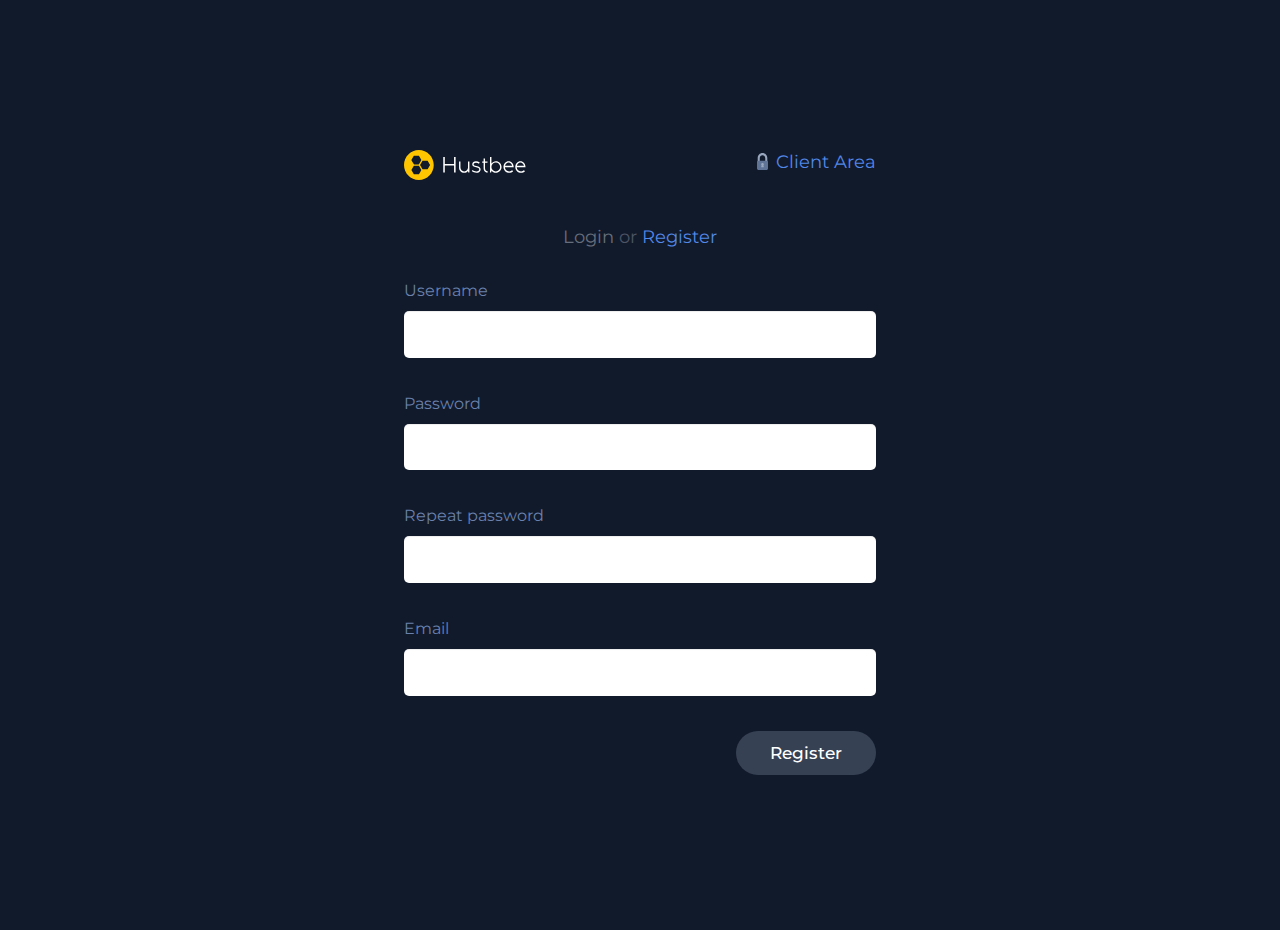
<file: register.html>
<!DOCTYPE html>
<html lang="en">
<head>
    <meta charset="UTF-8">
    <meta name="viewport" content="width=device-width, initial-scale=1.0">
    <title>Hustbee</title>
    <link rel="stylesheet" type="text/css" href="css/bootstrap.min.css">
    <link rel="stylesheet" type="text/css" href="css/font-awesome.min.css">
    <link rel="stylesheet" type="text/css" href="css/slick.css">
    <link rel="stylesheet" type="text/css" href="css/style.css">
    <link rel="stylesheet" type="text/css" href="css/custom.css">
</head>
<body class="fullpage">
<div class="container-fluid">
    <div class="container">
        <div class="row">
            <div class="col-md-12">
                <div class="login-register-form">
                    <div class="form-holder">
                        <div class="form-row form-head">
                            <div class="col-xs-6">
                                <a class="site-brand" href="index.html"><img src="images/logo.svg" alt="Hustbee"></a>
                            </div>
                            <div class="col-xs-6">
                                <div class="form-title"><img src="images/lock.svg" alt="">Client Area</div>
                            </div>
                        </div>
                        <div class="form-row form-links">
                            <div class="col-xs-12">
                                <a href="login.html" class="link-to">Login</a> or <a href="register.html" class="link-to active">Register</a>
                            </div>
                        </div>
                        <form>
                            <div class="form-row">
                                <div class="col-xs-12">
                                    <label>Username</label>
                                    <input type="text" class="form-control" required>
                                </div>
                            </div>
                            <div class="form-row">
                                <div class="col-xs-12">
                                    <label>Password</label>
                                    <input type="password" class="form-control" required>
                                </div>
                            </div>
                            <div class="form-row">
                                <div class="col-xs-12">
                                    <label>Repeat password</label>
                                    <input type="password" class="form-control" required>
                                </div>
                            </div>
                            <div class="form-row">
                                <div class="col-xs-12">
                                    <label>Email</label>
                                    <input type="email" class="form-control" required>
                                </div>
                            </div>
                            <div class="form-row">
                                <div class="col-xs-12">
                                    <div class="submit-holder">
                                        <button type="submit">Register</button>
                                    </div>
                                </div>
                            </div>
                        </form>
                    </div>
                </div>
            </div>
        </div>
    </div>
</div>

<script src="js/jquery.min.js"></script>
<script src="js/bootstrap.min.js"></script>
<script src="js/slick.min.js"></script>
<script src="js/main.js"></script>
</body>
</html>
</file>
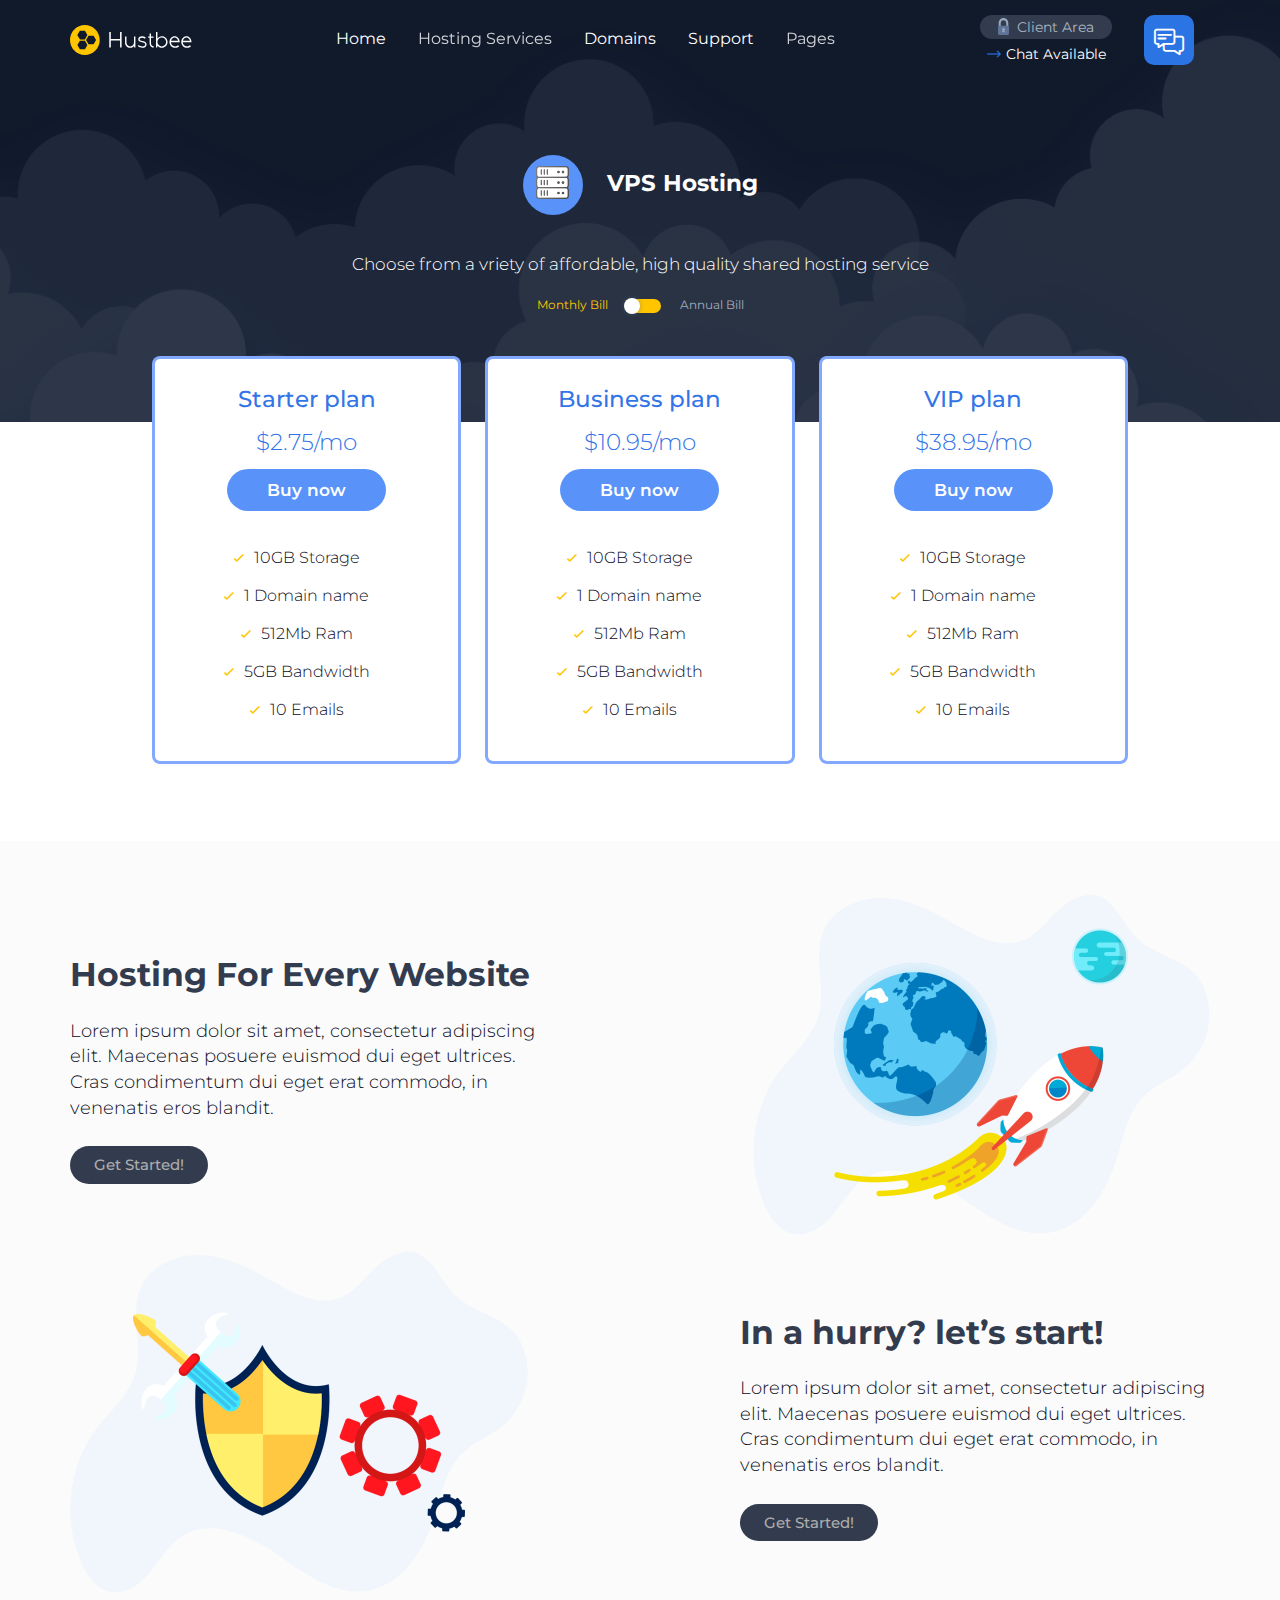
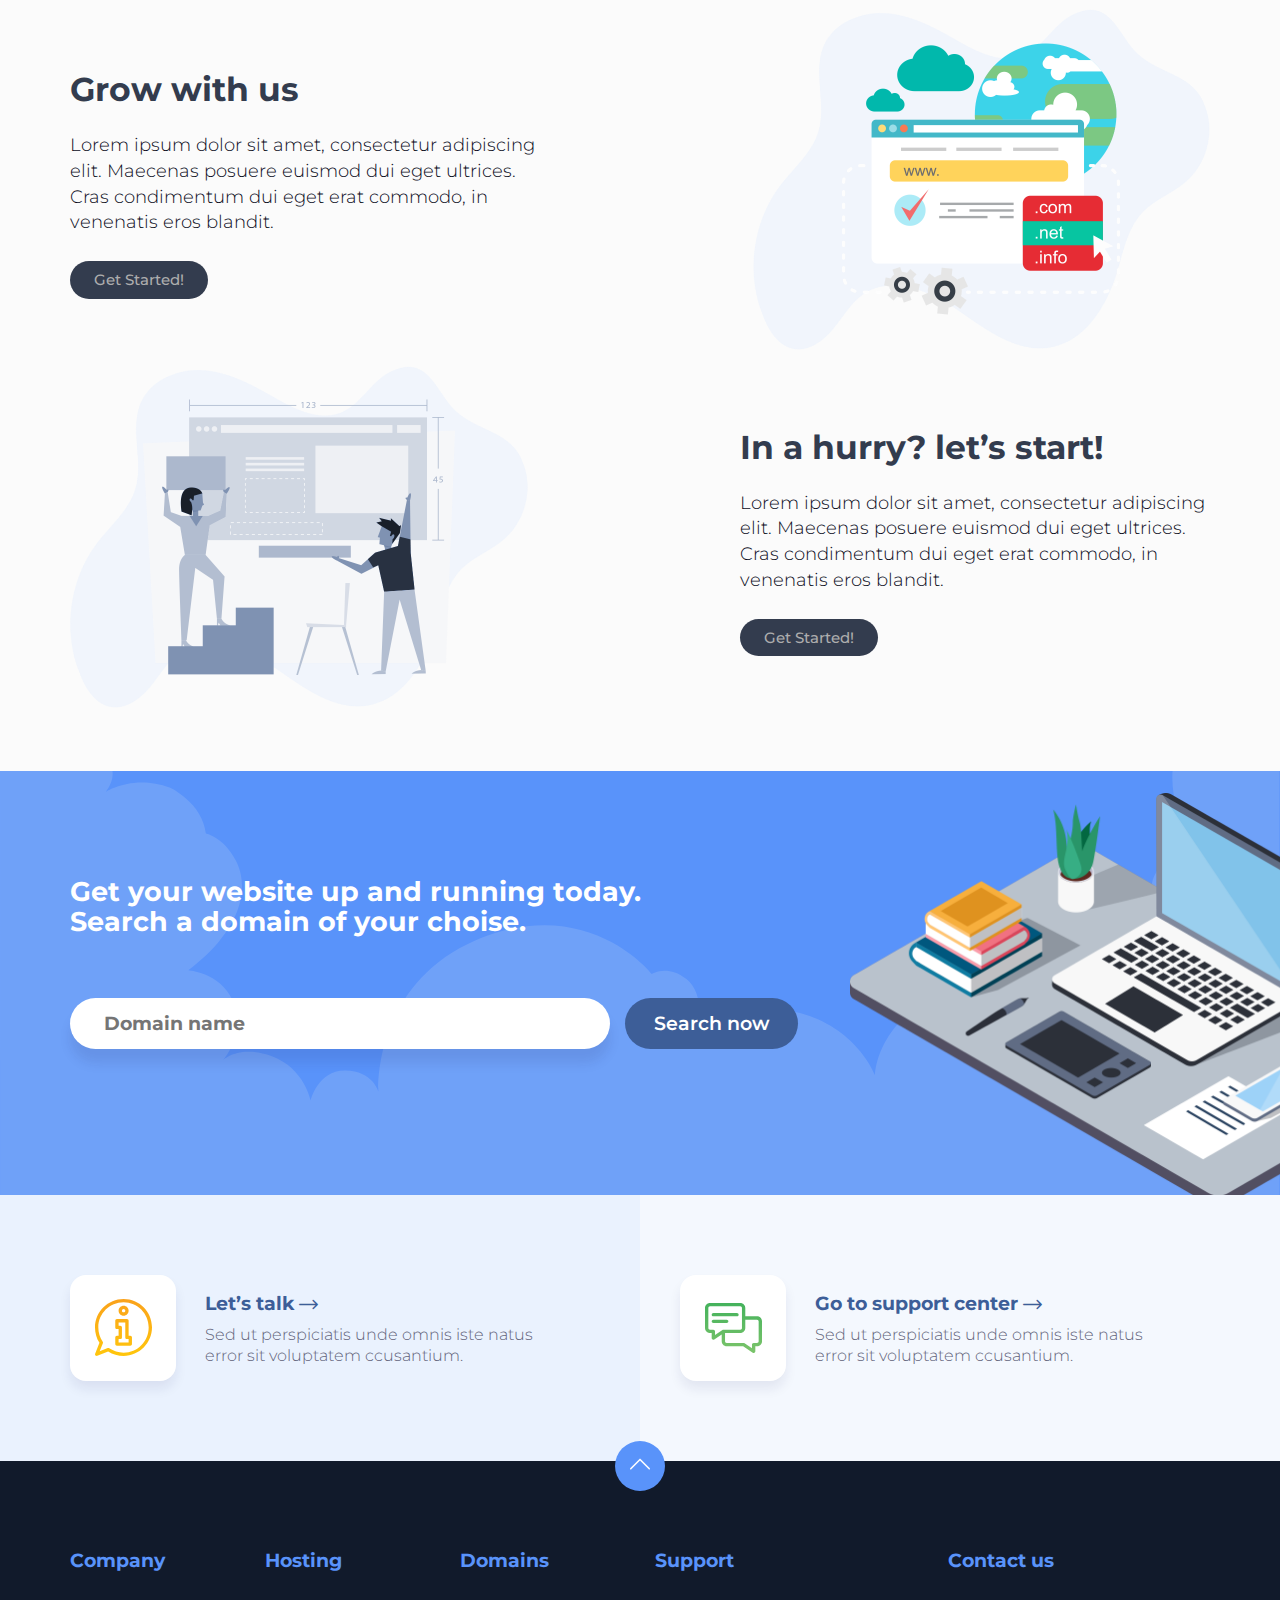
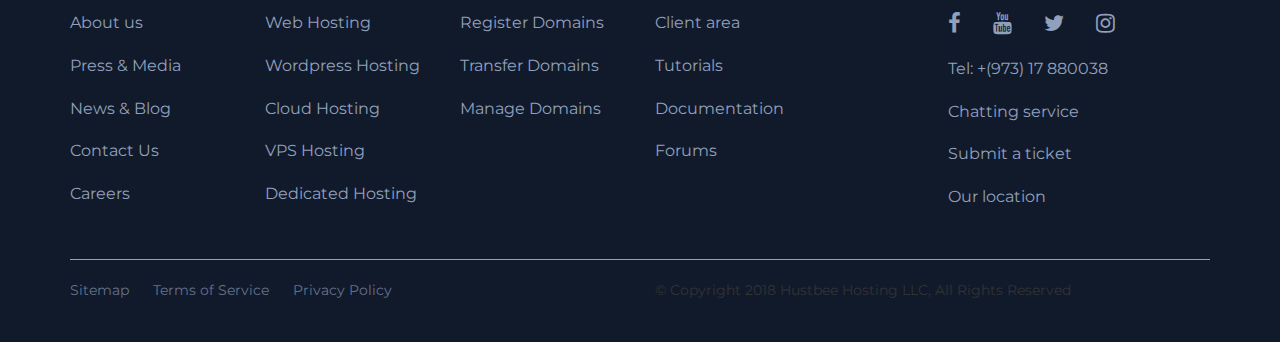
<file: vpshosting.html>
<!DOCTYPE html>
<html lang="en">
<head>
    <meta charset="UTF-8">
    <meta name="viewport" content="width=device-width, initial-scale=1.0">
    <title>Hustbee</title>
    <link rel="stylesheet" type="text/css" href="css/bootstrap.min.css">
    <link rel="stylesheet" type="text/css" href="css/font-awesome.min.css">
    <link rel="stylesheet" type="text/css" href="css/slick.css">
    <link rel="stylesheet" type="text/css" href="css/style.css">
    <link rel="stylesheet" type="text/css" href="css/custom.css">
</head>
<body>
<div id="header-holder" class="innerpage clouds-bg">
    <nav id="nav" class="navbar navbar-full">
        <div class="container-fluid">
            <div class="container container-nav">
                <div class="row">
                    <div class="col-md-12">
                        <div class="navbar-header">
                            <button aria-expanded="false" type="button" class="navbar-toggle collapsed" data-toggle="collapse" data-target="#bs">
                                <span class="icon-bar"></span>
                                <span class="icon-bar"></span>
                                <span class="icon-bar"></span>
                            </button>
                            <a class="navbar-brand" href="index.html"><img src="images/logo.svg" alt="Hustbee"></a>
                        </div>
                        <div style="height: 1px;" role="main" aria-expanded="false" class="navbar-collapse collapse navbar-collapse-centered" id="bs">
                            <ul class="nav navbar-nav navbar-nav-centered">
                                <li class="nav-item"><a class="nav-link" href="index.html">Home</a></li>
                                <li class="nav-item dropdown">
                                    <a class="nav-link dropdown-toggle" href="#" data-toggle="dropdown">Hosting Services</a>
                                    <div class="dropdown-menu custom-dropdown-menu">
                                        <div class="dropdown-items-holder">
                                            <div class="items-with-icon">
                                                <div class="row">
                                                    <div class="col-xs-12 col-sm-6">
                                                        <a href="webhosting.html" class="link-with-icon">
                                                            <span class="icon"><img src="images/server1.svg" alt=""></span>
                                                            <span class="text">Web Hosting</span>
                                                        </a>
                                                        <a href="cloudhosting.html" class="link-with-icon">
                                                            <span class="icon"><img src="images/server2.svg" alt=""></span>
                                                            <span class="text">Cloud Hosting</span>
                                                        </a>
                                                        <a href="vpshosting.html" class="link-with-icon active">
                                                            <span class="icon"><img src="images/server3.svg" alt=""></span>
                                                            <span class="text">VPS Hosting</span>
                                                        </a>
                                                    </div>
                                                    <div class="col-xs-12 col-sm-6">
                                                        <a href="wordpresshosting.html" class="link-with-icon">
                                                            <span class="icon"><img src="images/server4.svg" alt=""></span>
                                                            <span class="text">Wordpress Hosting</span>
                                                        </a>
                                                        <a href="dedicatedhosting.html" class="link-with-icon">
                                                            <span class="icon"><img src="images/server5.svg" alt=""></span>
                                                            <span class="text">Dedicated Hosting</span>
                                                        </a>
                                                        <a href="domains.html" class="link-with-icon">
                                                            <span class="icon"><img src="images/server6.svg" alt=""></span>
                                                            <span class="text">Domain Names</span>
                                                        </a>
                                                    </div>
                                                </div>
                                            </div>
                                            <div class="items">
                                                <div class="row">
                                                    <div class="col-xs-12 col-sm-6">
                                                        <a href="#" class="link">Hustbee Features</a>
                                                    </div>
                                                    <div class="col-xs-12 col-sm-6">
                                                        <a href="#" class="link">Website builder</a>
                                                    </div>
                                                </div>
                                            </div>
                                        </div>
                                    </div>
                                </li>
                                <li class="nav-item">
                                    <a class="nav-link" href="domains.html">Domains</a>
                                </li>
                                <li class="nav-item">
                                    <a class="nav-link" href="contact.html">Support</a>
                                </li>
                                <li class="nav-item dropdown">
                                    <a class="nav-link dropdown-toggle" href="#" data-toggle="dropdown" aria-haspopup="true" aria-expanded="false">Pages</a>
                                    <ul class="dropdown-menu">
                                        <li><a class="dropdown-item" href="about.html">About</a></li>
                                        <li><a class="dropdown-item" href="blog.html">Blog</a></li>
                                        <li><a class="dropdown-item" href="privacy.html">Privacy</a></li>
                                    </ul>
                                </li>
                            </ul>
                            <ul class="nav navbar-nav navbar-right other-navbar">
                                <li class="nav-item">
                                    <a class="nav-link btn-client-area" href="login.html"><img src="images/lock.svg" alt="">Client Area</a>
                                    <div class="chat-info"><i class="hstb hstb-right-arrow"></i>Chat Available</div>
                                </li>
                                <li class="nav-item">
                                    <a class="nav-link btn-chat" href="#"><i class="hstb hstb-chat"></i></a>
                                </li>
                            </ul>
                        </div>
                    </div>
                </div>
            </div>
        </div>
    </nav>
    <div id="top-content" class="container-fluid st-on-top">
        <div class="container">
            <div class="row">
                <div class="col-sm-12">
                    <div class="page-title">
                        <div class="title-with-icon">
                            <span class="icon"><img src="images/server3.svg" alt=""></span><span class="text">VPS Hosting</span>
                        </div>
                    </div>
                </div>
            </div>
        </div>
    </div>
</div>
<div class="sub-pricing container-fluid">
    <div class="container pull-top">
        <div class="row">
            <div class="col-xs-12">
                <div class="info-text">
                    Choose from a vriety of affordable, high quality shared hosting service
                </div>
                <div id="d-toggle" class="d-toggle">
                    <div class="fd active">Monthly Bill</div>
                    <div class="button on"></div>
                    <div class="sd">Annual Bill</div>
                </div>
            </div>
        </div>
        <div class="pricing-holder">
            <div class="row">
                <div class="col-sm-6 col-md-4">
                    <div class="pricing-box inner">
                        <div class="pricing-title">Starter plan</div>
                        <div class="pricing-price">
                            <div class="price">
                                <span class="currency">$</span><span class="num">2.75</span><span class="duration">/mo</span>
                            </div>
                        </div>
                        <div class="pricing-button">
                            <a href="#">Buy now</a>
                        </div>
                        <div class="pricing-details">
                            <ul>
                                <li>10GB Storage</li>
                                <li>1 Domain name</li>
                                <li>512Mb Ram</li>
                                <li>5GB Bandwidth</li>
                                <li>10 Emails</li>
                            </ul>
                        </div>
                    </div>
                </div>
                <div class="col-sm-6 col-md-4">
                    <div class="pricing-box inner">
                        <div class="pricing-title">Business plan</div>
                        <div class="pricing-price">
                            <div class="price">
                                <span class="currency">$</span><span class="num">10.95</span><span class="duration">/mo</span>
                            </div>
                        </div>
                        <div class="pricing-button">
                            <a href="#">Buy now</a>
                        </div>
                        <div class="pricing-details">
                            <ul>
                                <li>10GB Storage</li>
                                <li>1 Domain name</li>
                                <li>512Mb Ram</li>
                                <li>5GB Bandwidth</li>
                                <li>10 Emails</li>
                            </ul>
                        </div>
                    </div>
                </div>
                <div class="col-sm-12 col-md-4">
                    <div class="pricing-box inner">
                        <div class="pricing-title">VIP plan</div>
                        <div class="pricing-price">
                            <div class="price">
                                <span class="currency">$</span><span class="num">38.95</span><span class="duration">/mo</span>
                            </div>
                        </div>
                        <div class="pricing-button">
                            <a href="#">Buy now</a>
                        </div>
                        <div class="pricing-details">
                            <ul>
                                <li>10GB Storage</li>
                                <li>1 Domain name</li>
                                <li>512Mb Ram</li>
                                <li>5GB Bandwidth</li>
                                <li>10 Emails</li>
                            </ul>
                        </div>
                    </div>
                </div>
            </div>
        </div>
    </div>
</div>
<div class="features container-fluid">
    <div class="container">
        <div class="row rtl-row">
            <div class="col-sm-5">
                <div class="img-holder">
                    <img src="images/feature4.png" alt="">
                </div>
            </div>
            <div class="col-sm-7">
                <div class="feature-info">
                    <div class="feature-title">Hosting For Every Website</div>
                    <div class="feature-text">Lorem ipsum dolor sit amet, consectetur adipiscing elit. Maecenas posuere euismod dui eget ultrices. Cras condimentum dui eget erat commodo, in venenatis eros blandit.</div>
                    <div class="feature-link"><a href="#" class="hbtn hbtn-default">Get Started!</a></div>
                </div>
            </div>
        </div>
        <div class="row">
            <div class="col-sm-5">
                <div class="img-holder">
                    <img src="images/feature5.png" alt="">
                </div>
            </div>
            <div class="col-sm-7 def-aligned">
                <div class="feature-info">
                    <div class="feature-title">In a hurry? let’s start!</div>
                    <div class="feature-text">Lorem ipsum dolor sit amet, consectetur adipiscing elit. Maecenas posuere euismod dui eget ultrices. Cras condimentum dui eget erat commodo, in venenatis eros blandit.</div>
                    <div class="feature-link"><a href="#" class="hbtn hbtn-default">Get Started!</a></div>
                </div>
            </div>
        </div>
        <div class="row rtl-row">
            <div class="col-sm-5">
                <div class="img-holder">
                    <img src="images/feature6.png" alt="">
                </div>
            </div>
            <div class="col-sm-7">
                <div class="feature-info">
                    <div class="feature-title">Grow with us</div>
                    <div class="feature-text">Lorem ipsum dolor sit amet, consectetur adipiscing elit. Maecenas posuere euismod dui eget ultrices. Cras condimentum dui eget erat commodo, in venenatis eros blandit.</div>
                    <div class="feature-link"><a href="#" class="hbtn hbtn-default">Get Started!</a></div>
                </div>
            </div>
        </div>
        <div class="row">
            <div class="col-sm-5">
                <div class="img-holder">
                    <img src="images/feature1.png" alt="">
                </div>
            </div>
            <div class="col-sm-7 def-aligned">
                <div class="feature-info">
                    <div class="feature-title">In a hurry? let’s start!</div>
                    <div class="feature-text">Lorem ipsum dolor sit amet, consectetur adipiscing elit. Maecenas posuere euismod dui eget ultrices. Cras condimentum dui eget erat commodo, in venenatis eros blandit.</div>
                    <div class="feature-link"><a href="#" class="hbtn hbtn-default">Get Started!</a></div>
                </div>
            </div>
        </div>
    </div>
</div>
<div class="domain-search-holder container-fluid">
    <div class="container">
        <form>
            <div class="row">
                <div class="col-sm-12 col-md-9 col-lg-8">
                    <div class="title">Get your website up and running today.<br> 
                            Search a domain of your choise.</div>
                    <div class="domain-input-holder">
                        <input class="domain-input" type="text" placeholder="Domain name"><button type="submit">Search now</button>
                    </div>
                </div>
                <div class="col-sm-8 col-md-3 col-lg-4">
                    <div class="img-holder">
                        <img src="images/office.png" alt="">
                    </div>
                </div>
            </div>
        </form>
    </div>
</div>
<div class="support-links container-fluid">
    <div class="row">
        <div class="col-sm-6 hylink-holder">
            <div class="hylink-box">
                <div class="icon"><img src="images/info.svg" alt=""></div>
                <a href="#" class="link">Let’s talk</a>
                <div class="text">Sed ut perspiciatis unde omnis iste natus error sit voluptatem ccusantium.</div>
            </div>
        </div>
        <div class="col-sm-6 hylink-holder">
            <div class="hylink-box">
                <div class="icon"><img src="images/chat.svg" alt=""></div>
                <a href="#" class="link">Go to support center</a>
                <div class="text">Sed ut perspiciatis unde omnis iste natus error sit voluptatem ccusantium.</div>
            </div>
        </div>
    </div>
</div>
<div class="footer container-fluid">
    <a class="btn-go-top" href="#"><i class="hstb hstb-down-arrow"></i></a>
    <div class="container">
        <div class="row">
            <div class="col-xs-6 col-sm-2 col-md-2 col-lg-2">
                <div class="footer-menu">
                    <h4>Company</h4>
                    <ul>
                        <li><a href="about.html">About us</a></li>
                        <li><a href="blog.html">Press & Media</a></li>
                        <li><a href="blog.html">News & Blog</a></li>
                        <li><a href="contact.html">Contact Us</a></li>
                        <li><a href="#">Careers</a></li>
                    </ul>
                </div>
            </div>
            <div class="col-xs-6 col-sm-2 col-md-2 col-lg-2">
                <div class="footer-menu">
                    <h4>Hosting</h4>
                    <ul>
                        <li><a href="webhosting.html">Web Hosting</a></li>
                        <li><a href="wordpresshosting.html">Wordpress Hosting</a></li>
                        <li><a href="cloudhosting.html">Cloud Hosting</a></li>
                        <li><a href="vpshosting.html">VPS Hosting</a></li>
                        <li><a href="dedicatedhosting.html">Dedicated Hosting</a></li>
                    </ul>
                </div>
            </div>
            <div class="col-xs-6 col-sm-2 col-md-2 col-lg-2">
                <div class="footer-menu">
                    <h4>Domains</h4>
                    <ul>
                        <li><a href="domains.html">Register Domains</a></li>
                        <li><a href="domains.html">Transfer Domains</a></li>
                        <li><a href="domains.html">Manage Domains</a></li>
                    </ul>
                </div>
            </div>
            <div class="col-xs-6 col-sm-3 col-md-3 col-lg-3">
                <div class="footer-menu">
                    <h4>Support</h4>
                    <ul>
                        <li><a href="login.html">Client area</a></li>
                        <li><a href="#">Tutorials</a></li>
                        <li><a href="#">Documentation</a></li>
                        <li><a href="#">Forums</a></li>
                    </ul>  
                </div>
            </div>
            <div class="col-xs-12 col-sm-3 col-md-3 col-lg-3">
                <div class="footer-menu custom-footer-menu">
                    <h4>Contact us</h4>
                    <ul class="social">
                        <li><a href="#"><i class="fa fa-facebook-f"></i></a></li>
                        <li><a href="#"><i class="fa fa-youtube"></i></a></li>
                        <li><a href="#"><i class="fa fa-twitter"></i></a></li>
                        <li><a href="#"><i class="fa fa-instagram"></i></a></li>
                    </ul>
                    <ul>
                        <li>Tel: +(973) 17 880038</li>
                        <li><a href="#">Chatting service</a></li>
                        <li><a href="#">Submit a ticket</a></li>
                        <li><a href="#">Our location</a></li>
                    </ul>
                </div>
            </div>
        </div>
        <div class="sub-footer">
            <div class="row">
                <div class="col-md-6">
                    <div class="sub-footer-menu">
                        <ul>
                            <li><a href="#">Sitemap</a></li>
                            <li><a href="#">Terms of Service</a></li>
                            <li><a href="privacy.html">Privacy Policy</a></li>
                        </ul>        
                    </div>
                </div>
                <div class="col-md-6">
                    <div class="copyright">© Copyright 2018 Hustbee Hosting LLC, All Rights Reserved</div>
                </div>
            </div>
        </div>
    </div>
</div>
<script src="js/jquery.min.js"></script>
<script src="js/bootstrap.min.js"></script>
<script src="js/slick.min.js"></script>
<script src="js/main.js"></script>
</body>
</html>
</file>
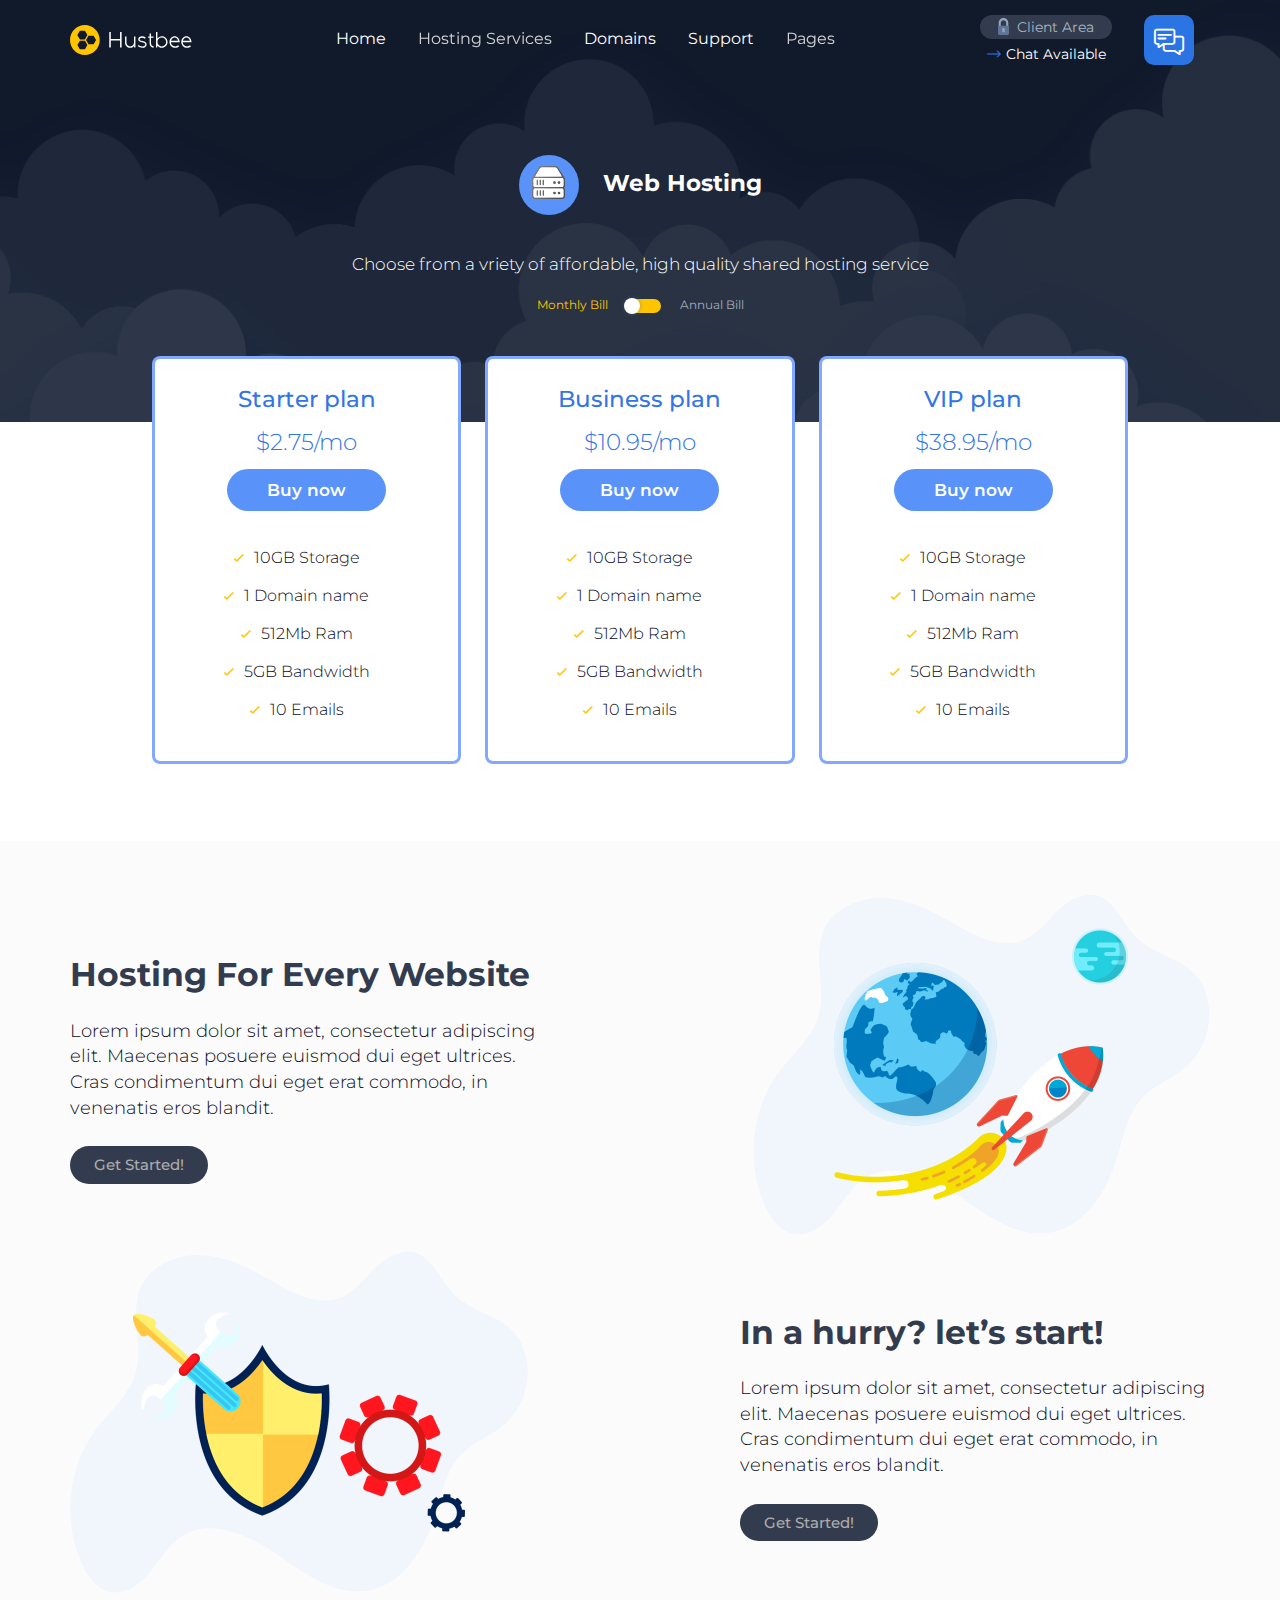
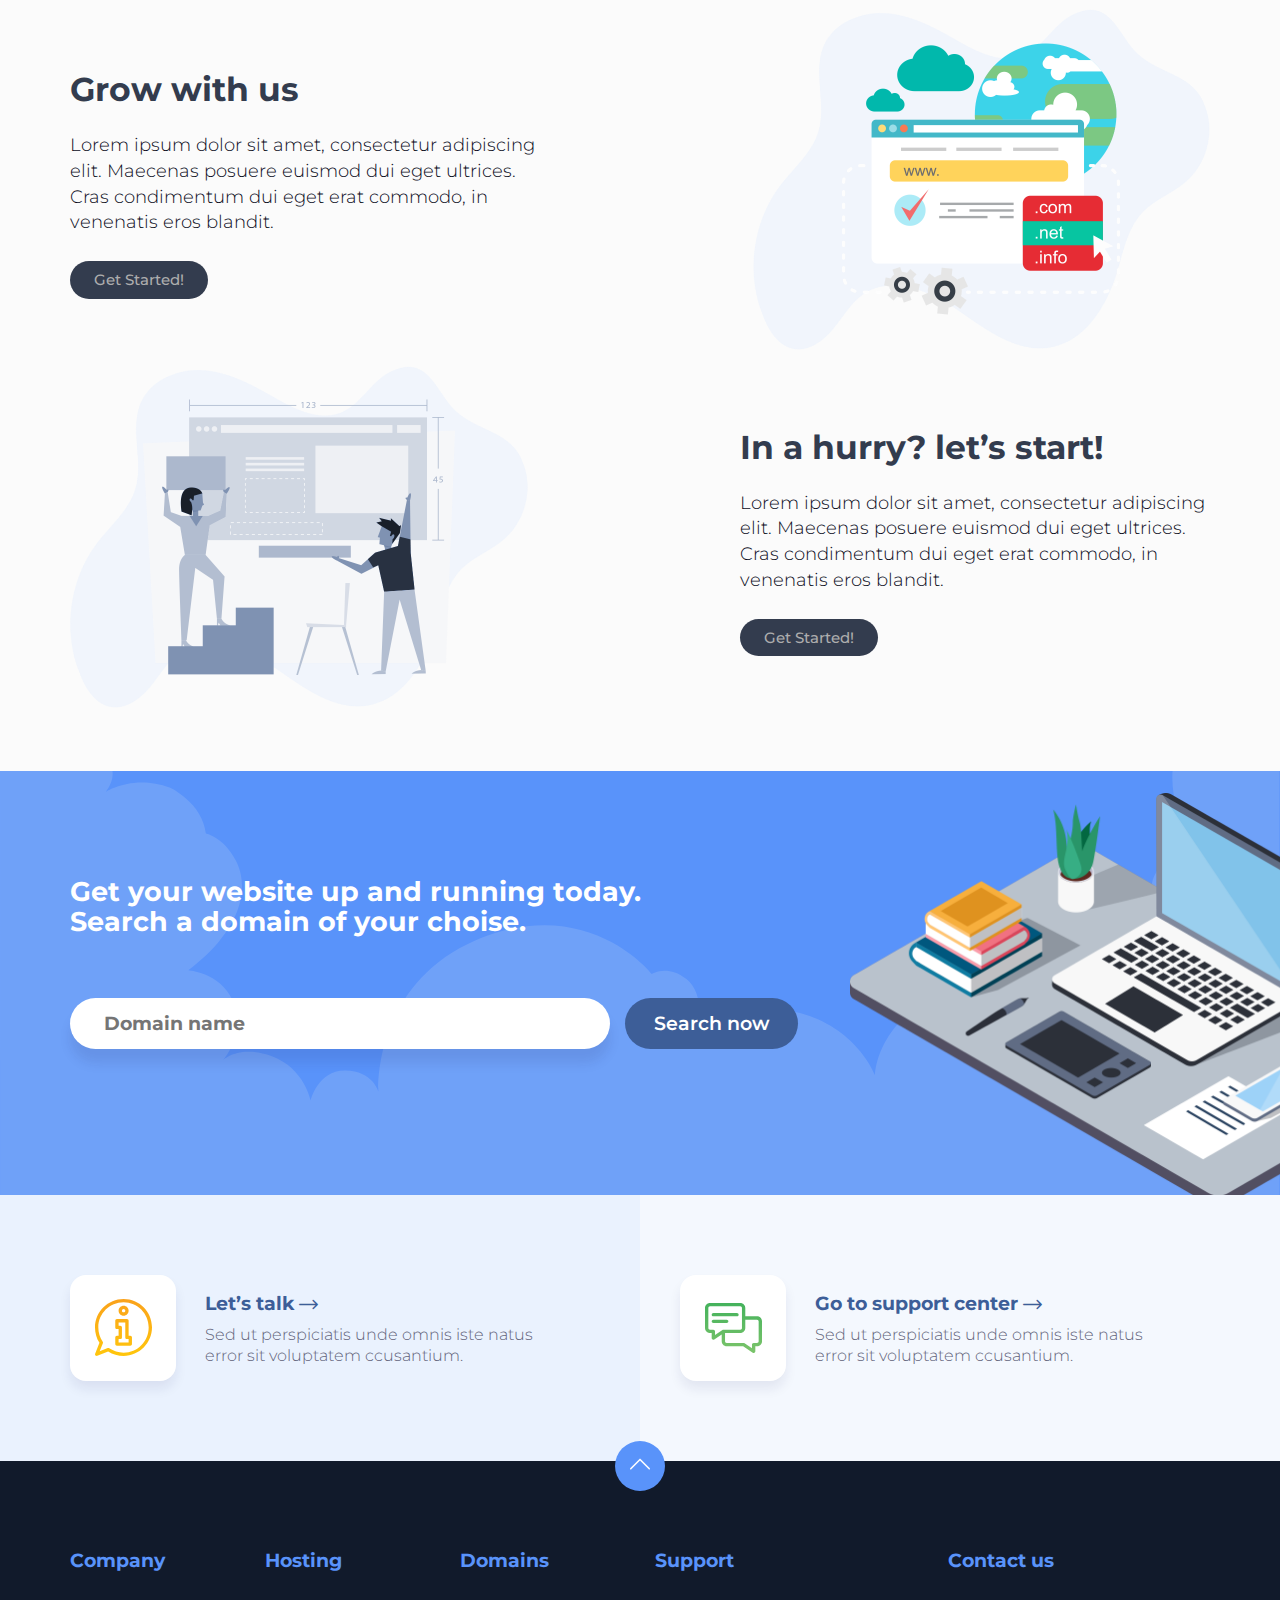
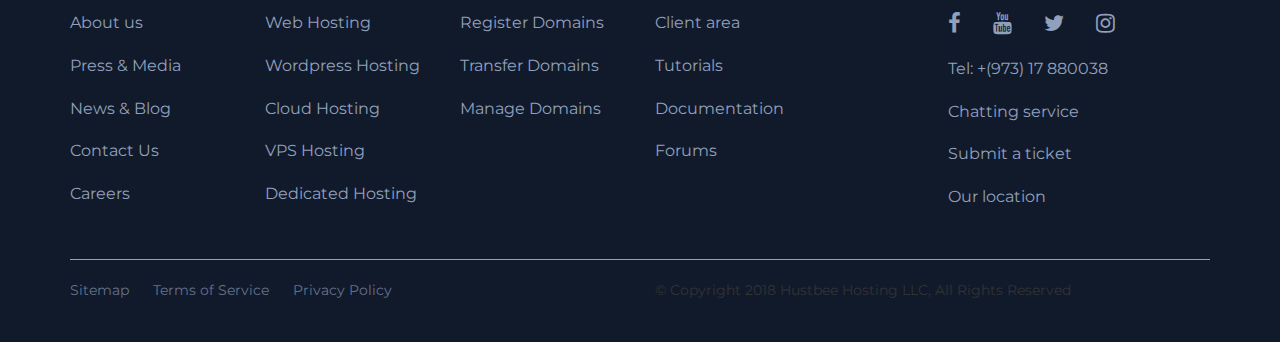
<file: webhosting.html>
<!DOCTYPE html>
<html lang="en">
<head>
    <meta charset="UTF-8">
    <meta name="viewport" content="width=device-width, initial-scale=1.0">
    <title>Hustbee</title>
    <link rel="stylesheet" type="text/css" href="css/bootstrap.min.css">
    <link rel="stylesheet" type="text/css" href="css/font-awesome.min.css">
    <link rel="stylesheet" type="text/css" href="css/slick.css">
    <link rel="stylesheet" type="text/css" href="css/style.css">
    <link rel="stylesheet" type="text/css" href="css/custom.css">
</head>
<body>
<div id="header-holder" class="innerpage clouds-bg">
    <nav id="nav" class="navbar navbar-full">
        <div class="container-fluid">
            <div class="container container-nav">
                <div class="row">
                    <div class="col-md-12">
                        <div class="navbar-header">
                            <button aria-expanded="false" type="button" class="navbar-toggle collapsed" data-toggle="collapse" data-target="#bs">
                                <span class="icon-bar"></span>
                                <span class="icon-bar"></span>
                                <span class="icon-bar"></span>
                            </button>
                            <a class="navbar-brand" href="index.html"><img src="images/logo.svg" alt="Hustbee"></a>
                        </div>
                        <div style="height: 1px;" role="main" aria-expanded="false" class="navbar-collapse collapse navbar-collapse-centered" id="bs">
                            <ul class="nav navbar-nav navbar-nav-centered">
                                <li class="nav-item"><a class="nav-link" href="index.html">Home</a></li>
                                <li class="nav-item dropdown">
                                    <a class="nav-link dropdown-toggle" href="#" data-toggle="dropdown">Hosting Services</a>
                                    <div class="dropdown-menu custom-dropdown-menu">
                                        <div class="dropdown-items-holder">
                                            <div class="items-with-icon">
                                                <div class="row">
                                                    <div class="col-xs-12 col-sm-6">
                                                        <a href="webhosting.html" class="link-with-icon active">
                                                            <span class="icon"><img src="images/server1.svg" alt=""></span>
                                                            <span class="text">Web Hosting</span>
                                                        </a>
                                                        <a href="cloudhosting.html" class="link-with-icon">
                                                            <span class="icon"><img src="images/server2.svg" alt=""></span>
                                                            <span class="text">Cloud Hosting</span>
                                                        </a>
                                                        <a href="vpshosting.html" class="link-with-icon">
                                                            <span class="icon"><img src="images/server3.svg" alt=""></span>
                                                            <span class="text">VPS Hosting</span>
                                                        </a>
                                                    </div>
                                                    <div class="col-xs-12 col-sm-6">
                                                        <a href="wordpresshosting.html" class="link-with-icon">
                                                            <span class="icon"><img src="images/server4.svg" alt=""></span>
                                                            <span class="text">Wordpress Hosting</span>
                                                        </a>
                                                        <a href="dedicatedhosting.html" class="link-with-icon">
                                                            <span class="icon"><img src="images/server5.svg" alt=""></span>
                                                            <span class="text">Dedicated Hosting</span>
                                                        </a>
                                                        <a href="domains.html" class="link-with-icon">
                                                            <span class="icon"><img src="images/server6.svg" alt=""></span>
                                                            <span class="text">Domain Names</span>
                                                        </a>
                                                    </div>
                                                </div>
                                            </div>
                                            <div class="items">
                                                <div class="row">
                                                    <div class="col-xs-12 col-sm-6">
                                                        <a href="#" class="link">Hustbee Features</a>
                                                    </div>
                                                    <div class="col-xs-12 col-sm-6">
                                                        <a href="#" class="link">Website builder</a>
                                                    </div>
                                                </div>
                                            </div>
                                        </div>
                                    </div>
                                </li>
                                <li class="nav-item">
                                    <a class="nav-link" href="domains.html">Domains</a>
                                </li>
                                <li class="nav-item">
                                    <a class="nav-link" href="contact.html">Support</a>
                                </li>
                                <li class="nav-item dropdown">
                                    <a class="nav-link dropdown-toggle" href="#" data-toggle="dropdown" aria-haspopup="true" aria-expanded="false">Pages</a>
                                    <ul class="dropdown-menu">
                                        <li><a class="dropdown-item" href="about.html">About</a></li>
                                        <li><a class="dropdown-item" href="blog.html">Blog</a></li>
                                        <li><a class="dropdown-item" href="privacy.html">Privacy</a></li>
                                    </ul>
                                </li>
                            </ul>
                            <ul class="nav navbar-nav navbar-right other-navbar">
                                <li class="nav-item">
                                    <a class="nav-link btn-client-area" href="login.html"><img src="images/lock.svg" alt="">Client Area</a>
                                    <div class="chat-info"><i class="hstb hstb-right-arrow"></i>Chat Available</div>
                                </li>
                                <li class="nav-item">
                                    <a class="nav-link btn-chat" href="#"><i class="hstb hstb-chat"></i></a>
                                </li>
                            </ul>
                        </div>
                    </div>
                </div>
            </div>
        </div>
    </nav>
    <div id="top-content" class="container-fluid st-on-top">
        <div class="container">
            <div class="row">
                <div class="col-sm-12">
                    <div class="page-title">
                        <div class="title-with-icon">
                            <span class="icon"><img src="images/server1.svg" alt=""></span><span class="text">Web Hosting</span>
                        </div>
                    </div>
                </div>
            </div>
        </div>
    </div>
</div>
<div class="sub-pricing container-fluid">
    <div class="container pull-top">
        <div class="row">
            <div class="col-xs-12">
                <div class="info-text">
                    Choose from a vriety of affordable, high quality shared hosting service
                </div>
                <div id="d-toggle" class="d-toggle">
                    <div class="fd active">Monthly Bill</div>
                    <div class="button on"></div>
                    <div class="sd">Annual Bill</div>
                </div>
            </div>
        </div>
        <div class="pricing-holder">
            <div class="row">
                <div class="col-sm-6 col-md-4">
                    <div class="pricing-box inner">
                        <div class="pricing-title">Starter plan</div>
                        <div class="pricing-price">
                            <div class="price">
                                <span class="currency">$</span><span class="num">2.75</span><span class="duration">/mo</span>
                            </div>
                        </div>
                        <div class="pricing-button">
                            <a href="#">Buy now</a>
                        </div>
                        <div class="pricing-details">
                            <ul>
                                <li>10GB Storage</li>
                                <li>1 Domain name</li>
                                <li>512Mb Ram</li>
                                <li>5GB Bandwidth</li>
                                <li>10 Emails</li>
                            </ul>
                        </div>
                    </div>
                </div>
                <div class="col-sm-6 col-md-4">
                    <div class="pricing-box inner">
                        <div class="pricing-title">Business plan</div>
                        <div class="pricing-price">
                            <div class="price">
                                <span class="currency">$</span><span class="num">10.95</span><span class="duration">/mo</span>
                            </div>
                        </div>
                        <div class="pricing-button">
                            <a href="#">Buy now</a>
                        </div>
                        <div class="pricing-details">
                            <ul>
                                <li>10GB Storage</li>
                                <li>1 Domain name</li>
                                <li>512Mb Ram</li>
                                <li>5GB Bandwidth</li>
                                <li>10 Emails</li>
                            </ul>
                        </div>
                    </div>
                </div>
                <div class="col-sm-12 col-md-4">
                    <div class="pricing-box inner">
                        <div class="pricing-title">VIP plan</div>
                        <div class="pricing-price">
                            <div class="price">
                                <span class="currency">$</span><span class="num">38.95</span><span class="duration">/mo</span>
                            </div>
                        </div>
                        <div class="pricing-button">
                            <a href="#">Buy now</a>
                        </div>
                        <div class="pricing-details">
                            <ul>
                                <li>10GB Storage</li>
                                <li>1 Domain name</li>
                                <li>512Mb Ram</li>
                                <li>5GB Bandwidth</li>
                                <li>10 Emails</li>
                            </ul>
                        </div>
                    </div>
                </div>
            </div>
        </div>
    </div>
</div>
<div class="features container-fluid">
    <div class="container">
        <div class="row rtl-row">
            <div class="col-sm-5">
                <div class="img-holder">
                    <img src="images/feature4.png" alt="">
                </div>
            </div>
            <div class="col-sm-7">
                <div class="feature-info">
                    <div class="feature-title">Hosting For Every Website</div>
                    <div class="feature-text">Lorem ipsum dolor sit amet, consectetur adipiscing elit. Maecenas posuere euismod dui eget ultrices. Cras condimentum dui eget erat commodo, in venenatis eros blandit.</div>
                    <div class="feature-link"><a href="#" class="hbtn hbtn-default">Get Started!</a></div>
                </div>
            </div>
        </div>
        <div class="row">
            <div class="col-sm-5">
                <div class="img-holder">
                    <img src="images/feature5.png" alt="">
                </div>
            </div>
            <div class="col-sm-7 def-aligned">
                <div class="feature-info">
                    <div class="feature-title">In a hurry? let’s start!</div>
                    <div class="feature-text">Lorem ipsum dolor sit amet, consectetur adipiscing elit. Maecenas posuere euismod dui eget ultrices. Cras condimentum dui eget erat commodo, in venenatis eros blandit.</div>
                    <div class="feature-link"><a href="#" class="hbtn hbtn-default">Get Started!</a></div>
                </div>
            </div>
        </div>
        <div class="row rtl-row">
            <div class="col-sm-5">
                <div class="img-holder">
                    <img src="images/feature6.png" alt="">
                </div>
            </div>
            <div class="col-sm-7">
                <div class="feature-info">
                    <div class="feature-title">Grow with us</div>
                    <div class="feature-text">Lorem ipsum dolor sit amet, consectetur adipiscing elit. Maecenas posuere euismod dui eget ultrices. Cras condimentum dui eget erat commodo, in venenatis eros blandit.</div>
                    <div class="feature-link"><a href="#" class="hbtn hbtn-default">Get Started!</a></div>
                </div>
            </div>
        </div>
        <div class="row">
            <div class="col-sm-5">
                <div class="img-holder">
                    <img src="images/feature1.png" alt="">
                </div>
            </div>
            <div class="col-sm-7 def-aligned">
                <div class="feature-info">
                    <div class="feature-title">In a hurry? let’s start!</div>
                    <div class="feature-text">Lorem ipsum dolor sit amet, consectetur adipiscing elit. Maecenas posuere euismod dui eget ultrices. Cras condimentum dui eget erat commodo, in venenatis eros blandit.</div>
                    <div class="feature-link"><a href="#" class="hbtn hbtn-default">Get Started!</a></div>
                </div>
            </div>
        </div>
    </div>
</div>
<div class="domain-search-holder container-fluid">
    <div class="container">
        <form>
            <div class="row">
                <div class="col-sm-12 col-md-9 col-lg-8">
                    <div class="title">Get your website up and running today.<br> 
                            Search a domain of your choise.</div>
                    <div class="domain-input-holder">
                        <input class="domain-input" type="text" placeholder="Domain name"><button type="submit">Search now</button>
                    </div>
                </div>
                <div class="col-sm-8 col-md-3 col-lg-4">
                    <div class="img-holder">
                        <img src="images/office.png" alt="">
                    </div>
                </div>
            </div>
        </form>
    </div>
</div>
<div class="support-links container-fluid">
    <div class="row">
        <div class="col-sm-6 hylink-holder">
            <div class="hylink-box">
                <div class="icon"><img src="images/info.svg" alt=""></div>
                <a href="#" class="link">Let’s talk</a>
                <div class="text">Sed ut perspiciatis unde omnis iste natus error sit voluptatem ccusantium.</div>
            </div>
        </div>
        <div class="col-sm-6 hylink-holder">
            <div class="hylink-box">
                <div class="icon"><img src="images/chat.svg" alt=""></div>
                <a href="#" class="link">Go to support center</a>
                <div class="text">Sed ut perspiciatis unde omnis iste natus error sit voluptatem ccusantium.</div>
            </div>
        </div>
    </div>
</div>
<div class="footer container-fluid">
    <a class="btn-go-top" href="#"><i class="hstb hstb-down-arrow"></i></a>
    <div class="container">
        <div class="row">
            <div class="col-xs-6 col-sm-2 col-md-2 col-lg-2">
                <div class="footer-menu">
                    <h4>Company</h4>
                    <ul>
                        <li><a href="about.html">About us</a></li>
                        <li><a href="blog.html">Press & Media</a></li>
                        <li><a href="blog.html">News & Blog</a></li>
                        <li><a href="contact.html">Contact Us</a></li>
                        <li><a href="#">Careers</a></li>
                    </ul>
                </div>
            </div>
            <div class="col-xs-6 col-sm-2 col-md-2 col-lg-2">
                <div class="footer-menu">
                    <h4>Hosting</h4>
                    <ul>
                        <li><a href="webhosting.html">Web Hosting</a></li>
                        <li><a href="wordpresshosting.html">Wordpress Hosting</a></li>
                        <li><a href="cloudhosting.html">Cloud Hosting</a></li>
                        <li><a href="vpshosting.html">VPS Hosting</a></li>
                        <li><a href="dedicatedhosting.html">Dedicated Hosting</a></li>
                    </ul>
                </div>
            </div>
            <div class="col-xs-6 col-sm-2 col-md-2 col-lg-2">
                <div class="footer-menu">
                    <h4>Domains</h4>
                    <ul>
                        <li><a href="domains.html">Register Domains</a></li>
                        <li><a href="domains.html">Transfer Domains</a></li>
                        <li><a href="domains.html">Manage Domains</a></li>
                    </ul>
                </div>
            </div>
            <div class="col-xs-6 col-sm-3 col-md-3 col-lg-3">
                <div class="footer-menu">
                    <h4>Support</h4>
                    <ul>
                        <li><a href="login.html">Client area</a></li>
                        <li><a href="#">Tutorials</a></li>
                        <li><a href="#">Documentation</a></li>
                        <li><a href="#">Forums</a></li>
                    </ul>  
                </div>
            </div>
            <div class="col-xs-12 col-sm-3 col-md-3 col-lg-3">
                <div class="footer-menu custom-footer-menu">
                    <h4>Contact us</h4>
                    <ul class="social">
                        <li><a href="#"><i class="fa fa-facebook-f"></i></a></li>
                        <li><a href="#"><i class="fa fa-youtube"></i></a></li>
                        <li><a href="#"><i class="fa fa-twitter"></i></a></li>
                        <li><a href="#"><i class="fa fa-instagram"></i></a></li>
                    </ul>
                    <ul>
                        <li>Tel: +(973) 17 880038</li>
                        <li><a href="#">Chatting service</a></li>
                        <li><a href="#">Submit a ticket</a></li>
                        <li><a href="#">Our location</a></li>
                    </ul>
                </div>
            </div>
        </div>
        <div class="sub-footer">
            <div class="row">
                <div class="col-md-6">
                    <div class="sub-footer-menu">
                        <ul>
                            <li><a href="#">Sitemap</a></li>
                            <li><a href="#">Terms of Service</a></li>
                            <li><a href="privacy.html">Privacy Policy</a></li>
                        </ul>        
                    </div>
                </div>
                <div class="col-md-6">
                    <div class="copyright">© Copyright 2018 Hustbee Hosting LLC, All Rights Reserved</div>
                </div>
            </div>
        </div>
    </div>
</div>
<script src="js/jquery.min.js"></script>
<script src="js/bootstrap.min.js"></script>
<script src="js/slick.min.js"></script>
<script src="js/main.js"></script>
</body>
</html>
</file>
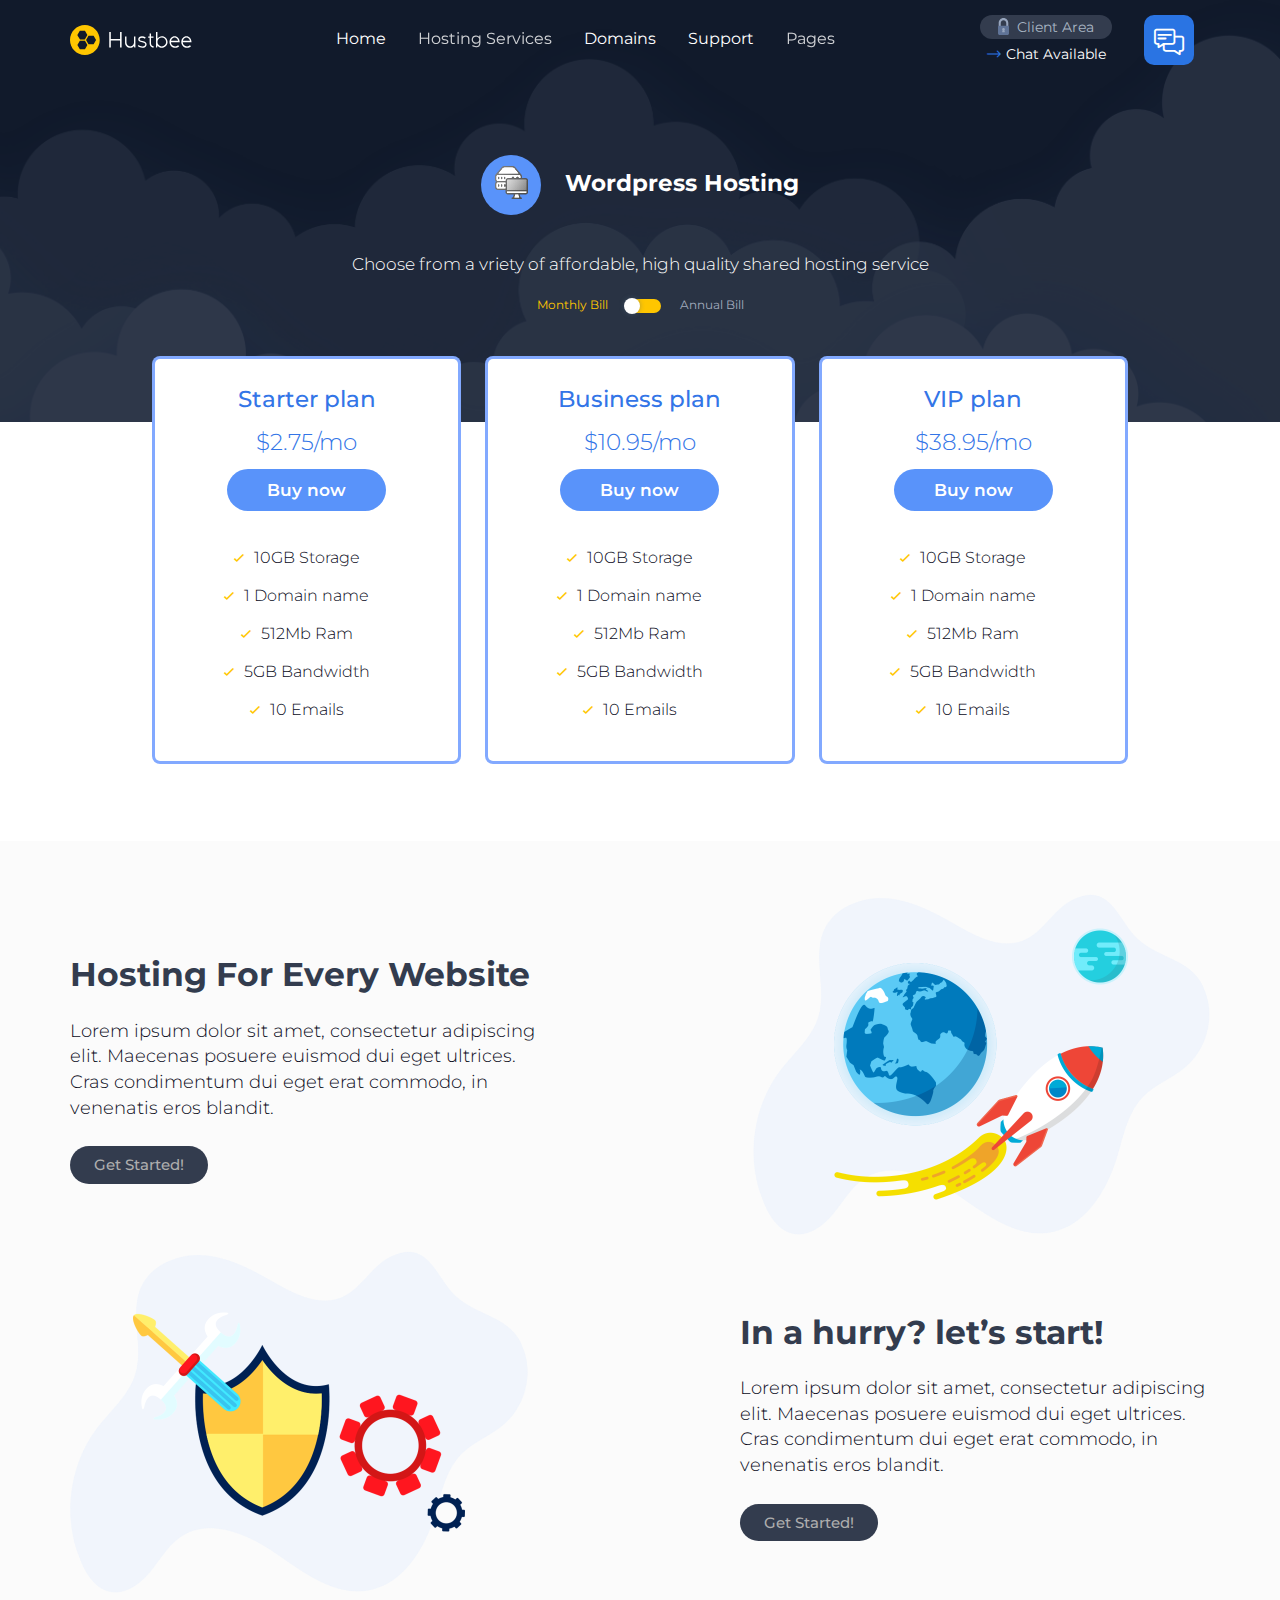
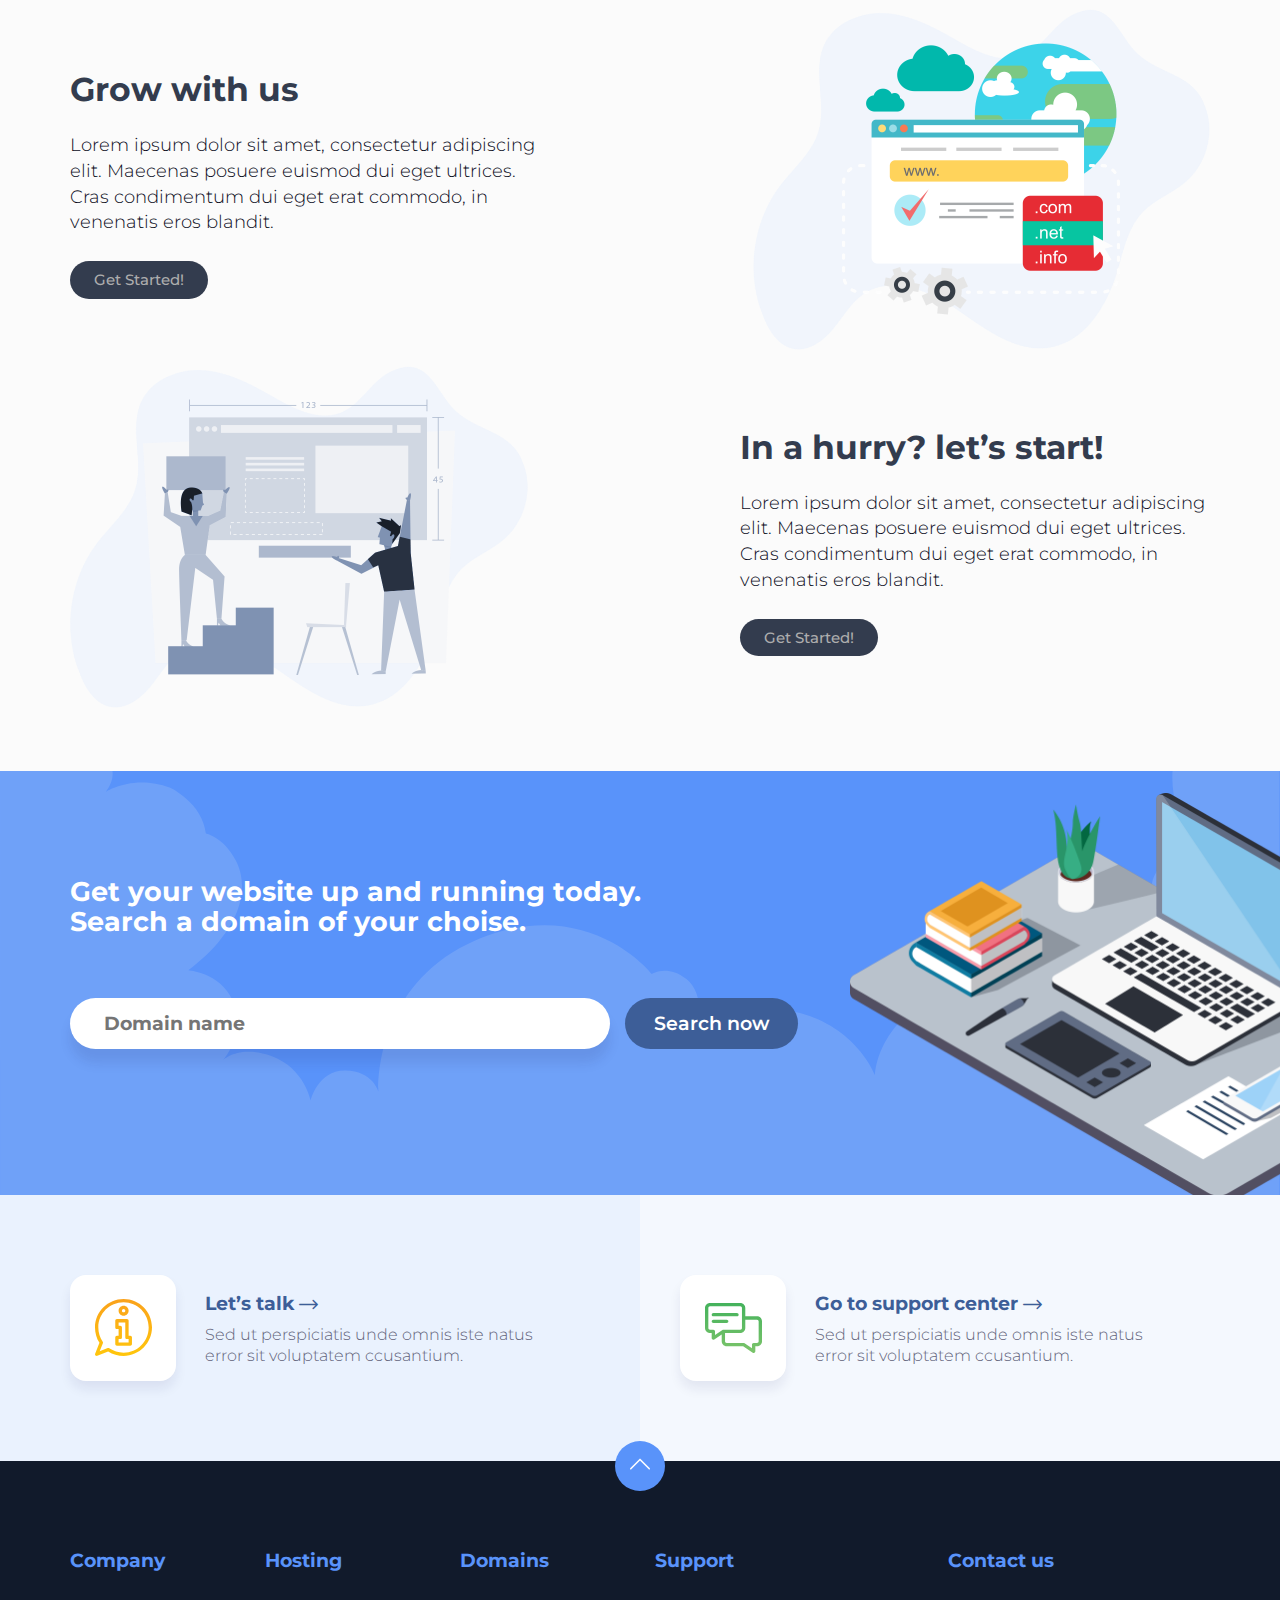
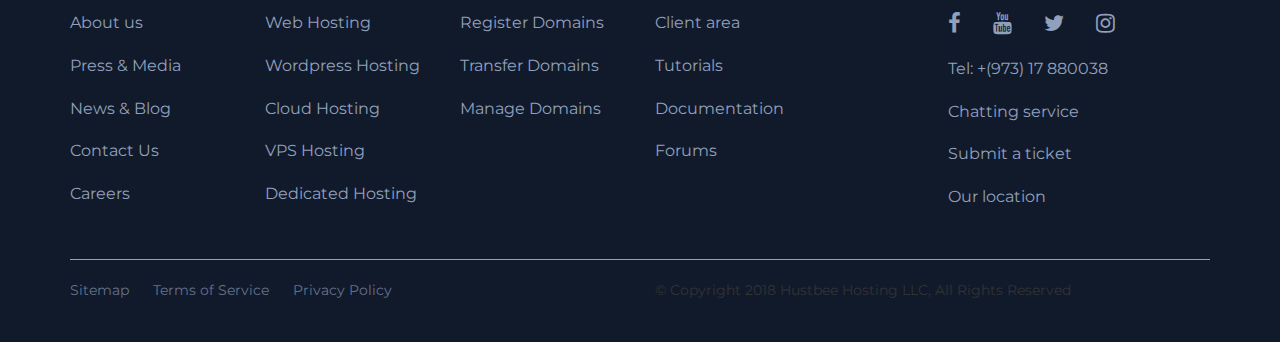
<file: wordpresshosting.html>
<!DOCTYPE html>
<html lang="en">
<head>
    <meta charset="UTF-8">
    <meta name="viewport" content="width=device-width, initial-scale=1.0">
    <title>Hustbee</title>
    <link rel="stylesheet" type="text/css" href="css/bootstrap.min.css">
    <link rel="stylesheet" type="text/css" href="css/font-awesome.min.css">
    <link rel="stylesheet" type="text/css" href="css/slick.css">
    <link rel="stylesheet" type="text/css" href="css/style.css">
    <link rel="stylesheet" type="text/css" href="css/custom.css">
</head>
<body>
<div id="header-holder" class="innerpage clouds-bg">
    <nav id="nav" class="navbar navbar-full">
        <div class="container-fluid">
            <div class="container container-nav">
                <div class="row">
                    <div class="col-md-12">
                        <div class="navbar-header">
                            <button aria-expanded="false" type="button" class="navbar-toggle collapsed" data-toggle="collapse" data-target="#bs">
                                <span class="icon-bar"></span>
                                <span class="icon-bar"></span>
                                <span class="icon-bar"></span>
                            </button>
                            <a class="navbar-brand" href="index.html"><img src="images/logo.svg" alt="Hustbee"></a>
                        </div>
                        <div style="height: 1px;" role="main" aria-expanded="false" class="navbar-collapse collapse navbar-collapse-centered" id="bs">
                            <ul class="nav navbar-nav navbar-nav-centered">
                                <li class="nav-item"><a class="nav-link" href="index.html">Home</a></li>
                                <li class="nav-item dropdown">
                                    <a class="nav-link dropdown-toggle" href="#" data-toggle="dropdown">Hosting Services</a>
                                    <div class="dropdown-menu custom-dropdown-menu">
                                        <div class="dropdown-items-holder">
                                            <div class="items-with-icon">
                                                <div class="row">
                                                    <div class="col-xs-12 col-sm-6">
                                                        <a href="webhosting.html" class="link-with-icon">
                                                            <span class="icon"><img src="images/server1.svg" alt=""></span>
                                                            <span class="text">Web Hosting</span>
                                                        </a>
                                                        <a href="cloudhosting.html" class="link-with-icon">
                                                            <span class="icon"><img src="images/server2.svg" alt=""></span>
                                                            <span class="text">Cloud Hosting</span>
                                                        </a>
                                                        <a href="vpshosting.html" class="link-with-icon">
                                                            <span class="icon"><img src="images/server3.svg" alt=""></span>
                                                            <span class="text">VPS Hosting</span>
                                                        </a>
                                                    </div>
                                                    <div class="col-xs-12 col-sm-6">
                                                        <a href="wordpresshosting.html" class="link-with-icon active">
                                                            <span class="icon"><img src="images/server4.svg" alt=""></span>
                                                            <span class="text">Wordpress Hosting</span>
                                                        </a>
                                                        <a href="dedicatedhosting.html" class="link-with-icon">
                                                            <span class="icon"><img src="images/server5.svg" alt=""></span>
                                                            <span class="text">Dedicated Hosting</span>
                                                        </a>
                                                        <a href="domains.html" class="link-with-icon">
                                                            <span class="icon"><img src="images/server6.svg" alt=""></span>
                                                            <span class="text">Domain Names</span>
                                                        </a>
                                                    </div>
                                                </div>
                                            </div>
                                            <div class="items">
                                                <div class="row">
                                                    <div class="col-xs-12 col-sm-6">
                                                        <a href="#" class="link">Hustbee Features</a>
                                                    </div>
                                                    <div class="col-xs-12 col-sm-6">
                                                        <a href="#" class="link">Website builder</a>
                                                    </div>
                                                </div>
                                            </div>
                                        </div>
                                    </div>
                                </li>
                                <li class="nav-item">
                                    <a class="nav-link" href="domains.html">Domains</a>
                                </li>
                                <li class="nav-item">
                                    <a class="nav-link" href="contact.html">Support</a>
                                </li>
                                <li class="nav-item dropdown">
                                    <a class="nav-link dropdown-toggle" href="#" data-toggle="dropdown" aria-haspopup="true" aria-expanded="false">Pages</a>
                                    <ul class="dropdown-menu">
                                        <li><a class="dropdown-item" href="about.html">About</a></li>
                                        <li><a class="dropdown-item" href="blog.html">Blog</a></li>
                                        <li><a class="dropdown-item" href="privacy.html">Privacy</a></li>
                                    </ul>
                                </li>
                            </ul>
                            <ul class="nav navbar-nav navbar-right other-navbar">
                                <li class="nav-item">
                                    <a class="nav-link btn-client-area" href="login.html"><img src="images/lock.svg" alt="">Client Area</a>
                                    <div class="chat-info"><i class="hstb hstb-right-arrow"></i>Chat Available</div>
                                </li>
                                <li class="nav-item">
                                    <a class="nav-link btn-chat" href="#"><i class="hstb hstb-chat"></i></a>
                                </li>
                            </ul>
                        </div>
                    </div>
                </div>
            </div>
        </div>
    </nav>
    <div id="top-content" class="container-fluid st-on-top">
        <div class="container">
            <div class="row">
                <div class="col-sm-12">
                    <div class="page-title">
                        <div class="title-with-icon">
                            <span class="icon"><img src="images/server4.svg" alt=""></span><span class="text">Wordpress Hosting</span>
                        </div>
                    </div>
                </div>
            </div>
        </div>
    </div>
</div>
<div class="sub-pricing container-fluid">
    <div class="container pull-top">
        <div class="row">
            <div class="col-xs-12">
                <div class="info-text">
                    Choose from a vriety of affordable, high quality shared hosting service
                </div>
                <div id="d-toggle" class="d-toggle">
                    <div class="fd active">Monthly Bill</div>
                    <div class="button on"></div>
                    <div class="sd">Annual Bill</div>
                </div>
            </div>
        </div>
        <div class="pricing-holder">
            <div class="row">
                <div class="col-sm-6 col-md-4">
                    <div class="pricing-box inner">
                        <div class="pricing-title">Starter plan</div>
                        <div class="pricing-price">
                            <div class="price">
                                <span class="currency">$</span><span class="num">2.75</span><span class="duration">/mo</span>
                            </div>
                        </div>
                        <div class="pricing-button">
                            <a href="#">Buy now</a>
                        </div>
                        <div class="pricing-details">
                            <ul>
                                <li>10GB Storage</li>
                                <li>1 Domain name</li>
                                <li>512Mb Ram</li>
                                <li>5GB Bandwidth</li>
                                <li>10 Emails</li>
                            </ul>
                        </div>
                    </div>
                </div>
                <div class="col-sm-6 col-md-4">
                    <div class="pricing-box inner">
                        <div class="pricing-title">Business plan</div>
                        <div class="pricing-price">
                            <div class="price">
                                <span class="currency">$</span><span class="num">10.95</span><span class="duration">/mo</span>
                            </div>
                        </div>
                        <div class="pricing-button">
                            <a href="#">Buy now</a>
                        </div>
                        <div class="pricing-details">
                            <ul>
                                <li>10GB Storage</li>
                                <li>1 Domain name</li>
                                <li>512Mb Ram</li>
                                <li>5GB Bandwidth</li>
                                <li>10 Emails</li>
                            </ul>
                        </div>
                    </div>
                </div>
                <div class="col-sm-12 col-md-4">
                    <div class="pricing-box inner">
                        <div class="pricing-title">VIP plan</div>
                        <div class="pricing-price">
                            <div class="price">
                                <span class="currency">$</span><span class="num">38.95</span><span class="duration">/mo</span>
                            </div>
                        </div>
                        <div class="pricing-button">
                            <a href="#">Buy now</a>
                        </div>
                        <div class="pricing-details">
                            <ul>
                                <li>10GB Storage</li>
                                <li>1 Domain name</li>
                                <li>512Mb Ram</li>
                                <li>5GB Bandwidth</li>
                                <li>10 Emails</li>
                            </ul>
                        </div>
                    </div>
                </div>
            </div>
        </div>
    </div>
</div>
<div class="features container-fluid">
    <div class="container">
        <div class="row rtl-row">
            <div class="col-sm-5">
                <div class="img-holder">
                    <img src="images/feature4.png" alt="">
                </div>
            </div>
            <div class="col-sm-7">
                <div class="feature-info">
                    <div class="feature-title">Hosting For Every Website</div>
                    <div class="feature-text">Lorem ipsum dolor sit amet, consectetur adipiscing elit. Maecenas posuere euismod dui eget ultrices. Cras condimentum dui eget erat commodo, in venenatis eros blandit.</div>
                    <div class="feature-link"><a href="#" class="hbtn hbtn-default">Get Started!</a></div>
                </div>
            </div>
        </div>
        <div class="row">
            <div class="col-sm-5">
                <div class="img-holder">
                    <img src="images/feature5.png" alt="">
                </div>
            </div>
            <div class="col-sm-7 def-aligned">
                <div class="feature-info">
                    <div class="feature-title">In a hurry? let’s start!</div>
                    <div class="feature-text">Lorem ipsum dolor sit amet, consectetur adipiscing elit. Maecenas posuere euismod dui eget ultrices. Cras condimentum dui eget erat commodo, in venenatis eros blandit.</div>
                    <div class="feature-link"><a href="#" class="hbtn hbtn-default">Get Started!</a></div>
                </div>
            </div>
        </div>
        <div class="row rtl-row">
            <div class="col-sm-5">
                <div class="img-holder">
                    <img src="images/feature6.png" alt="">
                </div>
            </div>
            <div class="col-sm-7">
                <div class="feature-info">
                    <div class="feature-title">Grow with us</div>
                    <div class="feature-text">Lorem ipsum dolor sit amet, consectetur adipiscing elit. Maecenas posuere euismod dui eget ultrices. Cras condimentum dui eget erat commodo, in venenatis eros blandit.</div>
                    <div class="feature-link"><a href="#" class="hbtn hbtn-default">Get Started!</a></div>
                </div>
            </div>
        </div>
        <div class="row">
            <div class="col-sm-5">
                <div class="img-holder">
                    <img src="images/feature1.png" alt="">
                </div>
            </div>
            <div class="col-sm-7 def-aligned">
                <div class="feature-info">
                    <div class="feature-title">In a hurry? let’s start!</div>
                    <div class="feature-text">Lorem ipsum dolor sit amet, consectetur adipiscing elit. Maecenas posuere euismod dui eget ultrices. Cras condimentum dui eget erat commodo, in venenatis eros blandit.</div>
                    <div class="feature-link"><a href="#" class="hbtn hbtn-default">Get Started!</a></div>
                </div>
            </div>
        </div>
    </div>
</div>
<div class="domain-search-holder container-fluid">
    <div class="container">
        <form>
            <div class="row">
                <div class="col-sm-12 col-md-9 col-lg-8">
                    <div class="title">Get your website up and running today.<br> 
                            Search a domain of your choise.</div>
                    <div class="domain-input-holder">
                        <input class="domain-input" type="text" placeholder="Domain name"><button type="submit">Search now</button>
                    </div>
                </div>
                <div class="col-sm-8 col-md-3 col-lg-4">
                    <div class="img-holder">
                        <img src="images/office.png" alt="">
                    </div>
                </div>
            </div>
        </form>
    </div>
</div>
<div class="support-links container-fluid">
    <div class="row">
        <div class="col-sm-6 hylink-holder">
            <div class="hylink-box">
                <div class="icon"><img src="images/info.svg" alt=""></div>
                <a href="#" class="link">Let’s talk</a>
                <div class="text">Sed ut perspiciatis unde omnis iste natus error sit voluptatem ccusantium.</div>
            </div>
        </div>
        <div class="col-sm-6 hylink-holder">
            <div class="hylink-box">
                <div class="icon"><img src="images/chat.svg" alt=""></div>
                <a href="#" class="link">Go to support center</a>
                <div class="text">Sed ut perspiciatis unde omnis iste natus error sit voluptatem ccusantium.</div>
            </div>
        </div>
    </div>
</div>
<div class="footer container-fluid">
    <a class="btn-go-top" href="#"><i class="hstb hstb-down-arrow"></i></a>
    <div class="container">
        <div class="row">
            <div class="col-xs-6 col-sm-2 col-md-2 col-lg-2">
                <div class="footer-menu">
                    <h4>Company</h4>
                    <ul>
                        <li><a href="about.html">About us</a></li>
                        <li><a href="blog.html">Press & Media</a></li>
                        <li><a href="blog.html">News & Blog</a></li>
                        <li><a href="contact.html">Contact Us</a></li>
                        <li><a href="#">Careers</a></li>
                    </ul>
                </div>
            </div>
            <div class="col-xs-6 col-sm-2 col-md-2 col-lg-2">
                <div class="footer-menu">
                    <h4>Hosting</h4>
                    <ul>
                        <li><a href="webhosting.html">Web Hosting</a></li>
                        <li><a href="wordpresshosting.html">Wordpress Hosting</a></li>
                        <li><a href="cloudhosting.html">Cloud Hosting</a></li>
                        <li><a href="vpshosting.html">VPS Hosting</a></li>
                        <li><a href="dedicatedhosting.html">Dedicated Hosting</a></li>
                    </ul>
                </div>
            </div>
            <div class="col-xs-6 col-sm-2 col-md-2 col-lg-2">
                <div class="footer-menu">
                    <h4>Domains</h4>
                    <ul>
                        <li><a href="domains.html">Register Domains</a></li>
                        <li><a href="domains.html">Transfer Domains</a></li>
                        <li><a href="domains.html">Manage Domains</a></li>
                    </ul>
                </div>
            </div>
            <div class="col-xs-6 col-sm-3 col-md-3 col-lg-3">
                <div class="footer-menu">
                    <h4>Support</h4>
                    <ul>
                        <li><a href="login.html">Client area</a></li>
                        <li><a href="#">Tutorials</a></li>
                        <li><a href="#">Documentation</a></li>
                        <li><a href="#">Forums</a></li>
                    </ul>  
                </div>
            </div>
            <div class="col-xs-12 col-sm-3 col-md-3 col-lg-3">
                <div class="footer-menu custom-footer-menu">
                    <h4>Contact us</h4>
                    <ul class="social">
                        <li><a href="#"><i class="fa fa-facebook-f"></i></a></li>
                        <li><a href="#"><i class="fa fa-youtube"></i></a></li>
                        <li><a href="#"><i class="fa fa-twitter"></i></a></li>
                        <li><a href="#"><i class="fa fa-instagram"></i></a></li>
                    </ul>
                    <ul>
                        <li>Tel: +(973) 17 880038</li>
                        <li><a href="#">Chatting service</a></li>
                        <li><a href="#">Submit a ticket</a></li>
                        <li><a href="#">Our location</a></li>
                    </ul>
                </div>
            </div>
        </div>
        <div class="sub-footer">
            <div class="row">
                <div class="col-md-6">
                    <div class="sub-footer-menu">
                        <ul>
                            <li><a href="#">Sitemap</a></li>
                            <li><a href="#">Terms of Service</a></li>
                            <li><a href="privacy.html">Privacy Policy</a></li>
                        </ul>        
                    </div>
                </div>
                <div class="col-md-6">
                    <div class="copyright">© Copyright 2018 Hustbee Hosting LLC, All Rights Reserved</div>
                </div>
            </div>
        </div>
    </div>
</div>
<script src="js/jquery.min.js"></script>
<script src="js/bootstrap.min.js"></script>
<script src="js/slick.min.js"></script>
<script src="js/main.js"></script>
</body>
</html>
</file>
<file: css/style.css>
/*------------------------------------------------------------------
 * Website Name: Hustbee
 * App URI: http://www.brandio.io/envato/hustbee
 * Author: Brandio
 * Author URI: http://www.brandio.io/
 * Description: 
 * Version: 1.0
 * Copyright 2018 Hustbee.
 -------------------------------------------------------------------*/
/*------------------------------------------------------------------
[Table of contents]

1 - General Styles
2 - Header Styles
3 - Top Content Styles
4 - Features Section Styles
5 - Pricing Section Styles
6 - Latest News Section Styles
7 - Domain Search Section Styles
8 - Support Links Section Styles
9 - Services Section Styles
10- Blog Section Styles
11 - Support Details Section Styles
12 - Questions Section Styles
13 - Contact Section Styles
14 - Domain Pricing Section Styles
15 - Domain Features Section Styles
16 - Plain Content Section Styles
17 - Other Sections Styles
18 - Footer Styles
19 - Responsive Styles

-------------------------------------------------------------------*/
@import url("https://fonts.googleapis.com/css?family=Montserrat:200,300,400,500,600,700");

@import url("../fonts/hustbee.css");
/* -----------------------------------
    1 - General Styles
------------------------------------*/
*, body {
    font-family: 'Montserrat', sans-serif;
    font-weight: 400;
    -webkit-font-smoothing: antialiased;
    text-rendering: optimizeLegibility;
    -moz-osx-font-smoothing: grayscale;
}

/* custom container */
.container-ex {
    width: 100%;
    padding-right: 15px;
    padding-left: 15px;
    margin-right: auto;
    margin-left: auto;
}

.rtl-row > div[class^="col-"] {
    float: right;
}

.row.custom-padding {
    margin-left: -35px;
    margin-right: -35px;
}

.row.custom-padding > div[class^="col-"] {
    padding-left: 35px;
    padding-right: 35px;
}

@media (max-width: 1200px) {
    .row.custom-padding {
        margin-left: -15px;
        margin-right: -15px;
    }

    .row.custom-padding > div[class^="col-"] {
        padding-left: 15px;
        padding-right: 15px;
    }
}

@media (min-width: 480px) {
    .container-ex {
        max-width: 100%;
    }
}

@media (min-width: 768px) {
    .container-ex {
        max-width: 720px;
    }
}

@media (min-width: 992px) {
    .container-ex {
        max-width: 960px;
    }

    .row.same-height {
        display: flex;
        display: -webkit-flex;
        flex-wrap: wrap;
    }

    .row.same-height.rtl-row {
        flex-direction: row-reverse;
    }
}

@media (min-width: 1200px) {
    .container-ex {
        max-width: 1330px;
    }
}

.badge {
    border-radius: 2px;
    padding: 3px 6px;
    text-transform: uppercase;
    font-size: 10px;
    font-weight: 600;
}

.badge.badge-primary {
    background-color: #007bff;
}

.badge.badge-secondary {
    background-color: #6c757d;
}

.badge.badge-success {
    background-color: #28a745;
}

.badge.badge-danger {
    background-color: #ff2400;
}

.badge.badge-warning {
    background-color: #ffc107;
}

.badge.badge-info {
    background-color: #58bafc;
}

.badge.badge-light {
    background-color: #f8f9fa;
}

.badge.badge-dark {
    background-color: #406177;
}

.hbtn {
    position: relative;
    display: inline-block;
    margin-right: 5px;
    padding: 8px 24px;
    font-weight: 500;
    font-size: 15px;
    color: #ffffff;
    border-radius: 25px;
    border: 0;
    outline: 0;
    overflow: hidden;
    -webkit-transition: all 0.3s ease;
    transition: all 0.3s ease;
    cursor: pointer;
}

.hbtn.hbtn-lg {
    padding: 10px 22px;
    font-size: 18px;
}

.hbtn.hbtn-primary {
    background-color: #ffc600;
    color: #0c090d;
}

.hbtn.hbtn-primary:hover, .hbtn.hbtn-primary:focus {
    text-decoration: none;
    background-color: #e6b200;
}

.hbtn.hbtn-default {
    background-color: #333c4e;
    color: #adadad;
}

.hbtn.hbtn-default:hover, .hbtn.hbtn-default:focus {
    color: #3b4048;
    text-decoration: none;
    background-color: #ffc600;
}

.hbtn.hbtn-blue {
    background-color: #5993fa;
    color: #fff;
}

.hbtn.hbtn-blue:hover, .hbtn.hbtn-blue:focus {
    text-decoration: none;
    background-color: #4083f9;
}

label {
    font-size: 16px;
    font-weight: 400;
    color: #3b4155;
    margin-bottom: 8px;
}

.form-control {
    border: 1px solid #dce2ea;
    padding: 12px 24px;
    border-radius: 5px;
    font-size: 16px;
    color: #3b4155;
    appearance: none;
    -webkit-appearance: none;
    -moz-appearance: none;
  /*margin-bottom: 15px;*/
}

.form-control:hover, .form-control:focus {
    border-color: #bcc8d7;
    color: #262a37;
    -webkit-box-shadow: none;
    box-shadow: none;
}

textarea {
    resize: none;
    height: 200px;
}

select.form-control {
    height: inherit !important;
}

.select-holder {
    position: relative;
    margin-bottom: 15px;
}

.select-holder select.form-control {
    width: 100%;
    margin-bottom: 0;
    appearance: none;
    -webkit-appearance: none;
    -moz-appearance: none;
}

.select-holder:after {
    position: absolute;
    font-family: "hustbee" !important;
    content: "\62";
    top: 13px;
    right: 15px;
    pointer-events: none;
}

.form-row > .col, .form-row > [class*="col-"] {
    padding-right: 15px;
    padding-left: 15px;
    margin-bottom: 15px;
}

.form-row > .col:first-child, .form-row > [class*="col-"]:first-child {
    padding-left: 0;
}

.form-row > .col:last-child, .form-row > [class*="col-"]:last-child {
    padding-right: 0;
}

.login-register-form .form-holder .form-row > .col, .login-register-form .form-holder .form-row > [class*="col-"] {
    margin-bottom: 0;
}

.submit-holder {
    text-align: right;
}

.form-holder input[type="checkbox"], .form-holder input[type="radio"] {
    width: auto;
}

.form-holder input[type="checkbox"]:not(:checked), .form-holder input[type="checkbox"]:checked, .form-holder input[type="radio"]:not(:checked), .form-holder input[type="radio"]:checked {
    position: absolute;
    left: -9999px;
}

.form-holder input[type="checkbox"]:not(:checked) + label, .form-holder input[type="checkbox"]:checked + label, .form-holder input[type="radio"]:not(:checked) + label, .form-holder input[type="radio"]:checked + label {
    position: relative;
    padding-left: 21px;
    cursor: pointer;
    display: inline-block;
    font-weight: 400;
    font-size: 14px;
    color: #8490AA;
    margin-right: 20px;
    -webkit-touch-callout: none;
    -webkit-user-select: none;
    -khtml-user-select: none;
    -moz-user-select: none;
    -ms-user-select: none;
    user-select: none;
}

.form-holder input[type="checkbox"]:checked + label, .form-holder input[type="radio"]:checked + label {
    color: #5a667c;
}

.form-holder input[type="checkbox"]:checked + label:before, .form-holder input[type="radio"]:checked + label:before {
    content: "";
    position: absolute;
    left: 0;
    top: 3px;
    width: 13px;
    height: 13px;
    background: #384365;
    border-radius: 2px;
    border: 0;
    -webkit-transition: all 0.3s ease;
    transition: all 0.3s ease;
}

.form-holder input[type="checkbox"]:checked + label:hover:before, .form-holder input[type="checkbox"]:checked + label:focus:before, .form-holder input[type="radio"]:checked + label:hover:before, .form-holder input[type="radio"]:checked + label:focus:before {
    background: #262d44;
}

.form-holder input[type="checkbox"]:not(:checked) + label:before, .form-holder input[type="radio"]:not(:checked) + label:before {
    content: "";
    position: absolute;
    left: 0;
    top: 3px;
    width: 12px;
    height: 12px;
    background: #c8ccdb;
    border-radius: 2px;
    border: 0;
    -webkit-transition: all 0.3s ease;
    transition: all 0.3s ease;
}

.form-holder input[type="checkbox"]:not(:checked) + label:after, .form-holder input[type="radio"]:not(:checked) + label:after {
    opacity: 0;
    -webkit-transform: scale(0);
    -moz-transform: scale(0);
    -ms-transform: scale(0);
    transform: scale(0);
}

.form-holder input[type="checkbox"]:not(:checked) + label:hover:before, .form-holder input[type="checkbox"]:not(:checked) + label:focus:before, .form-holder input[type="radio"]:not(:checked) + label:hover:before, .form-holder input[type="radio"]:not(:checked) + label:focus:before {
    background: #a9afc7;
}

.form-holder input[type="checkbox"]:not(:checked) + label:after, .form-holder input[type="checkbox"]:checked + label:after {
    content: "\64";
    font-family: "hustbee";
    position: absolute;
    top: 0.5rem;
    left: 0.19rem;
    font-size: 0.8rem;
    color: #ffffff;
    -webkit-transition: all 0.3s ease;
    transition: all 0.3s ease;
}

.form-holder input[type="radio"]:not(:checked) + label:after, .form-holder input[type="radio"]:checked + label:after {
    content: "";
    position: absolute;
    top: 7px;
    left: 4px;
    width: 5px;
    height: 5px;
    border-radius: 20px;
    background-color: #ffffff;
    -webkit-transition: all 0.3s ease;
    transition: all 0.3s ease;
}

.form-holder input[type="radio"]:not(:checked) + label:before {
    border-radius: 10px;
}

.form-holder input[type="radio"]:checked + label:before {
    border-radius: 10px;
}

body.fullpage {
    width: 100%;
    height: 100%;
    background-color: #111a2b;
}

.login-register-form {
    text-align: center;
    padding: 150px 0;
}

.login-register-form .form-holder {
    display: inline-block;
    width: 100%;
    max-width: 472px;
    text-align: left;
}

.login-register-form .form-holder .site-brand img {
    width: 100%;
    max-width: 122px;
}

.login-register-form .form-holder .form-title {
    text-align: right;
    font-size: 18px;
    color: #5288e8;
    border-radius: 20px;
    margin-bottom: 5px;
}

.login-register-form .form-holder .form-title img {
    width: 11px;
    vertical-align: middle;
    margin-top: -4px;
    margin-right: 8px;
}

.login-register-form .form-holder .form-head {
    padding-bottom: 75px;
}

.login-register-form .form-holder .form-links {
    text-align: center;
    font-size: 18px;
    color: #4c5465;
    padding-bottom: 55px;
}

.login-register-form .form-holder .form-links .link-to {
    font-size: 18px;
    color: #676e7b;
    text-decoration: none;
}

.login-register-form .form-holder .form-links .link-to:hover, .login-register-form .form-holder .form-links .link-to:focus {
    color: #737a89;
}

.login-register-form .form-holder .form-links .link-to.active {
    color: #5288e8;
}

.login-register-form .form-holder .form-links .link-to.active:hover, .login-register-form .form-holder .form-links .link-to.active:focus {
    color: #6997eb;
}

.login-register-form .form-holder label {
    font-weight: 400;
    font-size: 16px;
    color: #6a81ac;
}

.login-register-form .form-holder .form-control, .login-register-form .form-holder .field {
    color: #3b4155;
    border: 0;
    margin-bottom: 35px;
    height: inherit;
    appearance: none;
    -webkit-appearance: none;
    -moz-appearance: none;
}

.login-register-form .form-holder .form-control:hover, .login-register-form .form-holder .form-control:focus, .login-register-form .form-holder .field:hover, .login-register-form .form-holder .field:focus {
    color: #5288e8;
    -webkit-box-shadow: inset 0 0 0 0.15rem #5288e8;
    box-shadow: inset 0 0 0 0.15rem #5288e8;
}

.login-register-form .form-holder a {
    font-size: 14px;
    color: #65728b;
}

.login-register-form .form-holder .forget-link {
    margin-bottom: -20px;
    vertical-align: middle;
    display: inline-block;
}

.login-register-form .form-holder .submit-holder [type="submit"] {
    border: 0;
    border-radius: 50px;
    background-color: #374154;
    font-weight: 500;
    font-size: 17px;
    color: #fff;
    outline: none;
    cursor: pointer;
    padding: 10px 34px;
    -webkit-transition: all 0.3s ease;
    transition: all 0.3s ease;
}

.login-register-form .form-holder .submit-holder [type="submit"]:hover, .login-register-form .form-holder .submit-holder [type="submit"]:focus {
    background-color: #2d3545;
}

/* ----------------------------------
    2 - Header Styles
-----------------------------------*/
#header-holder {
    position: relative;
    background-color: #111a2b;
    z-index: 10;
}

#header-holder:before {
    position: absolute;
    content: "";
    bottom: 0;
    left: 0;
    width: 100%;
    height: 100%;
    background-image: url("../images/cloud-bg.svg");
    background-repeat: no-repeat;
    background-size: cover;
    background-position: bottom center;
    opacity: 0.17;
    z-index: -1;
}

#header-holder.innerpage:before {
    background-image: none;
}

#header-holder.innerpage.clouds-bg:before {
    background-image: url("../images/cloud-bg-df.png");
}

#header-holder.innerpage.lighter {
    background-color: #152c53;
}

#header-holder.innerpage.lighter nav.navbar .navbar-nav.other-navbar > li .btn-client-area {
    background-color: rgba(51, 60, 78, 0.25);
}

#header-holder.innerpage.lighter nav.navbar .navbar-nav.other-navbar > li .btn-client-area:hover, #header-holder.innerpage.lighter nav.navbar .navbar-nav.other-navbar > li .btn-client-area:focus {
    background-color: rgba(51, 60, 78, 0.45);
}

#header-holder.innerpage.light-bg {
    background-color: #5993f9;
}

#header-holder.innerpage.light-bg nav.navbar .navbar-nav.other-navbar > li .btn-client-area {
    color: #ffffff;
    background-color: rgba(51, 60, 78, 0.25);
}

#header-holder.innerpage.light-bg nav.navbar .navbar-nav.other-navbar > li .btn-client-area:hover, #header-holder.innerpage.light-bg nav.navbar .navbar-nav.other-navbar > li .btn-client-area:focus {
    background-color: rgba(51, 60, 78, 0.45);
}

#header-holder.innerpage.grey-bg {
    background-color: #838ea2;
}

#header-holder.innerpage.grey-bg nav.navbar .navbar-nav.other-navbar > li .btn-client-area {
    color: #ffffff;
    background-color: rgba(51, 60, 78, 0.25);
}

#header-holder.innerpage.grey-bg nav.navbar .navbar-nav.other-navbar > li .btn-client-area:hover, #header-holder.innerpage.grey-bg nav.navbar .navbar-nav.other-navbar > li .btn-client-area:focus {
    background-color: rgba(51, 60, 78, 0.45);
}

.navbar-brand {
    padding: 24px 15px;
}

.navbar-brand img {
    width: 122px;
}

nav.navbar .navbar-toggler {
    outline: 0;
    border: 0;
    color: #ffffff;
}

nav.navbar .navbar-toggler .navbar-toggler-icon {
    background-image: url("data:image/svg+xml;charset=utf8,%3Csvg viewBox='0 0 30 30' xmlns='http://www.w3.org/2000/svg'%3E%3Cpath stroke='rgba(255, 255, 255, 0.8)' stroke-width='2' stroke-linecap='round' stroke-miterlimit='10' d='M4 7h22M4 15h22M4 23h22'/%3E%3C/svg%3E");
}

nav.navbar .navbar-toggle {
    margin-top: 23px;
}

nav.navbar .navbar-toggle .icon-bar {
    background-color: #ffffff;
}

nav.navbar .navbar-nav > li {
    padding: 14px 16px;
}

nav.navbar .navbar-nav > li > a {
    color: #ffffff;
    font-size: 16px;
    position: relative;
    padding: 0;
    -webkit-transition: all 0.3s ease;
    transition: all 0.3s ease;
}

nav.navbar .navbar-nav > li > a:after {
    position: absolute;
    content: "";
    left: 0;
    bottom: -4px;
    width: 0;
    height: 2px;
    background-color: #ffc600;
    -webkit-transition: all 0.3s ease;
    transition: all 0.3s ease;
}

nav.navbar .navbar-nav > li > a:hover, nav.navbar .navbar-nav > li > a:focus {
    background-color: transparent;
}

nav.navbar .navbar-nav > li > a:hover:after, nav.navbar .navbar-nav > li > a:focus:after {
    width: 100%;
}

nav.navbar .navbar-nav > li.active > a:after {
    width: 100%;
}

nav.navbar .navbar-nav > li.dropdown .dropdown-toggle {
    opacity: 0.8;
}

nav.navbar .navbar-nav > li.dropdown .dropdown-toggle:hover, nav.navbar .navbar-nav > li.dropdown .dropdown-toggle:focus {
    opacity: 0.5;
}

nav.navbar .navbar-nav > li.dropdown.show .dropdown-toggle {
    opacity: 0.5;
}

nav.navbar .navbar-nav > li.dropdown > a:after {
    display: none;
}

nav.navbar .navbar-nav > li.dropdown .dropdown-menu {
    border-radius: 10px;
    background-color: #e6ebf3;
}

nav.navbar .navbar-nav > li.dropdown .dropdown-menu .dropdown-item {
    font-size: 14px;
    font-weight: 300;
    color: #111a2b;
}

nav.navbar .navbar-nav > li.dropdown .dropdown-menu .dropdown-item:hover, nav.navbar .navbar-nav > li.dropdown .dropdown-menu .dropdown-item:focus {
    color: black;
    background-color: transparent;
}

nav.navbar .navbar-nav > li.dropdown .custom-dropdown-menu {
    width: 400px;
    padding: 15px;
    border-radius: 10px;
    background-color: #e6ebf3;
}

nav.navbar .navbar-nav > li.dropdown .custom-dropdown-menu .dropdown-items-holder .items-with-icon {
    border-bottom: 1px solid #98a9c3;
    padding-bottom: 10px;
    margin-bottom: 8px;
}

nav.navbar .navbar-nav > li.dropdown .custom-dropdown-menu .dropdown-items-holder .items-with-icon > .row {
    margin-left: 0;
    margin-right: 0;
}

nav.navbar .navbar-nav > li.dropdown .custom-dropdown-menu .dropdown-items-holder .items-with-icon > .row > [class^="col-"] {
    padding-left: 0;
    padding-right: 0;
}

nav.navbar .navbar-nav > li.dropdown .custom-dropdown-menu .dropdown-items-holder .items-with-icon .link-with-icon {
    display: block;
    width: 100%;
    text-decoration: none;
    margin-bottom: 7px;
}

nav.navbar .navbar-nav > li.dropdown .custom-dropdown-menu .dropdown-items-holder .items-with-icon .link-with-icon .icon {
    width: 36px;
    height: 36px;
    background-color: transparent;
    display: inline-block;
    border-radius: 36px;
    text-align: center;
    vertical-align: middle;
    margin-right: 4px;
    padding-top: 6px;
    -webkit-transition: all 0.3s ease;
    transition: all 0.3s ease;
}

nav.navbar .navbar-nav > li.dropdown .custom-dropdown-menu .dropdown-items-holder .items-with-icon .link-with-icon .icon img {
    width: 22px;
    -webkit-filter: grayscale(100%) brightness(170%);
    -moz-filter: grayscale(100%) brightness(170%);
    -ms-filter: grayscale(100%) brightness(170%);
    filter: grayscale(100%) brightness(170%);
}

nav.navbar .navbar-nav > li.dropdown .custom-dropdown-menu .dropdown-items-holder .items-with-icon .link-with-icon .text {
    font-size: 14px;
    font-weight: 300;
    color: #111a2b;
    -webkit-transition: all 0.3s ease;
    transition: all 0.3s ease;
}

nav.navbar .navbar-nav > li.dropdown .custom-dropdown-menu .dropdown-items-holder .items-with-icon .link-with-icon:hover .icon, nav.navbar .navbar-nav > li.dropdown .custom-dropdown-menu .dropdown-items-holder .items-with-icon .link-with-icon:focus .icon, nav.navbar .navbar-nav > li.dropdown .custom-dropdown-menu .dropdown-items-holder .items-with-icon .link-with-icon.active .icon {
    background-color: #5993fa;
}

nav.navbar .navbar-nav > li.dropdown .custom-dropdown-menu .dropdown-items-holder .items-with-icon .link-with-icon:hover .text, nav.navbar .navbar-nav > li.dropdown .custom-dropdown-menu .dropdown-items-holder .items-with-icon .link-with-icon:focus .text, nav.navbar .navbar-nav > li.dropdown .custom-dropdown-menu .dropdown-items-holder .items-with-icon .link-with-icon.active .text {
    color: #020204;
}

nav.navbar .navbar-nav > li.dropdown .custom-dropdown-menu .dropdown-items-holder .items > .row {
    margin-left: 0;
    margin-right: 0;
}

nav.navbar .navbar-nav > li.dropdown .custom-dropdown-menu .dropdown-items-holder .items > .row > [class^="col-"] {
    padding-left: 0;
    padding-right: 0;
}

nav.navbar .navbar-nav > li.dropdown .custom-dropdown-menu .dropdown-items-holder .items .link {
    position: relative;
    display: block;
    width: 100%;
    text-decoration: none;
    font-size: 14px;
    font-weight: 300;
    padding-left: 40px;
    color: #111a2b;
    -webkit-transition: all 0.3s ease;
    transition: all 0.3s ease;
}

nav.navbar .navbar-nav > li.dropdown .custom-dropdown-menu .dropdown-items-holder .items .link:before {
    position: absolute;
    font-family: "hustbee" !important;
    content: "\62";
    top: 3px;
    left: 12px;
    font-weight: 400;
    font-size: 11px;
    color: #98a9c3;
    -webkit-transform: rotate(-90deg);
    -moz-transform: rotate(-90deg);
    -ms-transform: rotate(-90deg);
    transform: rotate(-90deg);
}

nav.navbar .navbar-nav.other-navbar > li > a:after {
    display: none;
}

.rates {
    color: white;
}

nav.navbar .navbar-nav.other-navbar > li .btn-client-area {
    font-size: 14px;
    color: #a9b6c4;
    border-radius: 20px;
    padding: 2px 18px;
    margin-bottom: 5px;
    background-color: #333c4e;
    -webkit-transition: all 0.3s ease;
    transition: all 0.3s ease;
}

nav.navbar .navbar-nav.other-navbar > li .btn-client-area img {
    width: 11px;
    vertical-align: middle;
    margin-top: -4px;
    margin-right: 8px;
}

nav.navbar .navbar-nav.other-navbar > li .btn-client-area:hover, nav.navbar .navbar-nav.other-navbar > li .btn-client-area:focus {
    background-color: #29303f;
}

nav.navbar .navbar-nav.other-navbar > li .chat-info {
    font-size: 14px;
    color: #ffffff;
}

nav.navbar .navbar-nav.other-navbar > li .chat-info i {
    color: #2a74e3;
    margin-right: 5px;
    vertical-align: middle;
    margin-top: -3px;
}

nav.navbar .navbar-nav.other-navbar > li .btn-chat {
    background-color: #2a74e3;
    height: 50px;
    width: 50px;
    border-radius: 10px;
    padding-top: 12px;
    text-align: center;
    -webkit-transition: all 0.3s ease;
    transition: all 0.3s ease;
}

nav.navbar .navbar-nav.other-navbar > li .btn-chat i {
    color: #ffffff;
    font-size: 30px;
}

nav.navbar .navbar-nav.other-navbar > li .btn-chat:hover, nav.navbar .navbar-nav.other-navbar > li .btn-chat:focus {
    background-color: #1c67d7;
}

nav.navbar .navbar-nav-centered {
    display: inline-block;
    float: none;
    margin-top: 14px;
}

nav.navbar .navbar-collapse-centered {
    text-align: center;
}

nav.navbar .nav .open > a {
    background-color: transparent;
    border-color: transparent;
}

nav.navbar .nav .open > a:hover, nav.navbar .nav .open > a:focus {
    background-color: transparent;
    border-color: transparent;
}

/* ----------------------------------
    3 - Top Content Styles
-----------------------------------*/
#top-content {
    padding-top: 35px;
    padding-bottom: 35px;
}

#top-content .page-title {
    font-size: 23px;
    font-weight: 700;
    color: #ffffff;
}

#top-content .page-title .title-with-icon {
    display: block;
    width: 100%;
    text-decoration: none;
    margin-bottom: 7px;
}

#top-content .page-title .title-with-icon .icon {
    width: 60px;
    height: 60px;
    background-color: #5993fa;
    display: inline-block;
    border-radius: 36px;
    text-align: center;
    vertical-align: middle;
    margin-right: 24px;
    padding-top: 10px;
}

#top-content .page-title .title-with-icon .icon img {
    width: 33px;
    -webkit-filter: grayscale(100%) brightness(130%);
    -moz-filter: grayscale(100%) brightness(130%);
    -ms-filter: grayscale(100%) brightness(130%);
    filter: grayscale(100%) brightness(130%);
}

#top-content .page-title .title-with-icon .text {
    font-size: 23px;
    font-weight: 700;
    color: #ffffff;
}

#top-content .page-subtitle {
    font-size: 18px;
    font-weight: 300;
    color: #ffffff;
    margin-top: 10px;
}

#header-holder.innerpage.light-bg #top-content .page-title .title-with-icon .icon {
    background-color: #ffc600;
}

#header-holder.innerpage.light-bg #top-content .page-title .title-with-icon .icon img {
    width: 38px;
    -webkit-filter: grayscale(0%) brightness(100%);
    -moz-filter: grayscale(0%) brightness(100%);
    -ms-filter: grayscale(0%) brightness(100%);
    filter: grayscale(0%) brightness(100%);
}

.innerpage #top-content {
    padding-top: 55px;
    padding-bottom: 80px;
    text-align: center;
}

.innerpage #top-content.st-on-top {
    padding-bottom: 200px;
}

.innerpage #top-content.less-padding-bottom {
    padding-bottom: 35px;
}

.main-slider .slide {
    padding-top: 160px;
    padding-bottom: 80px;
}

.main-slider .slide > .row {
    margin-left: 0;
    margin-right: 0;
}

.main-slider .slide > .row [class^="col-"] {
    padding-left: 0;
    padding-right: 0;
}

.main-slider .b-text {
    font-size: 65px;
    font-weight: 700;
    color: #ffffff;
    line-height: 64px;
    letter-spacing: 2px;
    margin-bottom: 35px;
}

.main-slider .m-text {
    font-size: 23px;
    font-weight: 300;
    color: #ffffff;
    margin-bottom: 55px;
}

.main-slider .m-text .bold {
    font-weight: 700;
}

.main-slider .img-holder {
    text-align: center;
}

.main-slider .img-holder img {
    display: inline-block;
    width: 100%;
    max-width: 500px;
    margin-top: -70px;
}

.main-slider .slick-dots {
    padding: 0;
    margin: 0;
    list-style: none;
    text-align: center;
}

.main-slider .slick-dots li {
    display: inline-block;
    padding-left: 3px;
    padding-right: 3px;
}

.main-slider .slick-dots li button {
    border: 0;
    background: #ffc601;
    text-indent: -9999px;
    overflow: hidden;
    width: 8px;
    height: 8px;
    font-size: 0;
    padding: 0;
    border-radius: 8px;
    cursor: pointer;
    outline: 0;
    -webkit-transition: all 0.3s ease;
    transition: all 0.3s ease;
}

.main-slider .slick-dots li.slick-active button {
    width: 60px;
    background: #ffffff;
}

.main-domain-search-holder {
    text-align: center;
}

.main-domain-search-holder .b-text {
    margin-bottom: 70px;
}

.main-domain-search-holder form {
    display: inline-block;
    width: 80%;
    max-width: 720px;
    margin-bottom: 20px;
}

.main-domain-search-holder .input-items {
    position: relative;
    width: 100%;
}

.main-domain-search-holder .input-items .input-items-btn {
    position: absolute;
    top: 10px;
    right: 10px;
}

.main-domain-search-holder .form-control.domain-input {
    font-size: 22px;
    font-weight: 300;
    color: #111a2b;
    border-radius: 50px;
    border: 3px solid #5993fa;
    padding: 13px 32px;
    height: inherit;
    background-color: #fff;
    outline: none;
    -webkit-transition: all 0.3s ease;
    transition: all 0.3s ease;
}

.main-domain-search-holder .form-control.domain-input:hover, .main-domain-search-holder .form-control.domain-input:focus {
    background-color: #ececec;
}

.main-domain-search-holder .btn {
    font-size: 20px;
    font-weight: 600;
    border-radius: 50px;
    padding: 6px 27px;
    outline: none !important;
    -webkit-transition: all 0.3s ease;
    transition: all 0.3s ease;
}

.main-domain-search-holder .btn.search {
    color: #111a2b;
    background-color: #ffc600;
}

.main-domain-search-holder .btn.search:hover, .main-domain-search-holder .btn.search:focus {
    background-color: #f0ba00;
}

.main-domain-search-holder .btn.transfer {
    color: #fff;
    background-color: #5993fa;
}

.main-domain-search-holder .btn.transfer:hover, .main-domain-search-holder .btn.transfer:focus {
    background-color: #4083f9;
}

/* ----------------------------------
    4 - Features Section Styles
-----------------------------------*/
.features {
    background-color: #fbfbfb;
    padding-top: 50px;
    padding-bottom: 50px;
}

.features .def-aligned {
    text-align: right;
}

.features .feature-info {
    display: inline-block;
    padding: 60px 0;
    width: 100%;
    max-width: 470px;
    text-align: left;
}

.features .feature-info .feature-title {
    font-size: 33px;
    font-weight: 700;
    color: #333c4e;
    margin-bottom: 20px;
}

.features .feature-info .feature-text {
    font-size: 18px;
    font-weight: 300;
    color: #090a19;
    margin-bottom: 25px;
    width: 100%;
}

.features .img-holder {
    background-image: url("../images/cloud-bg-sm.png");
    background-repeat: no-repeat;
    background-position: center center;
    background-size: contain;
    text-align: center;
    padding: 30px 0;
}

.features .img-holder img {
    width: 80%;
    max-width: 346px;
}

/* ----------------------------------
    5 - Pricing Section Styles
-----------------------------------*/
.pricing {
    position: relative;
    padding-top: 50px;
    padding-bottom: 80px;
    text-align: center;
}

.pricing:before {
    position: absolute;
    content: "";
    bottom: 0;
    left: 0;
    width: 100%;
    height: 100%;
    background-image: url("../images/cloud-bg.svg");
    background-repeat: no-repeat;
    background-size: cover;
    background-position: bottom center;
    opacity: 0.17;
    z-index: -1;
}

.pricing .row-title {
    font-size: 27px;
    font-weight: 700;
    color: #4d5666;
    margin-bottom: 30px;
}

.pricing-box {
    display: inline-block;
    text-align: center;
    border-radius: 5px;
    padding: 40px 15px;
    margin: 35px 0;
    width: 100%;
  /*max-width: 288px;*/
    background-color: #ffffff;
    z-index: 1;
    -webkit-box-shadow: 0 0 0 1px #82a9ff;
    box-shadow: 0 0 0 1px #82a9ff;
    -webkit-transition: all 0.3s ease;
    transition: all 0.3s ease;
}

.pricing-box .pricing-title {
    font-size: 23px;
    font-weight: 300;
    color: #3375e7;
    margin-bottom: 15px;
}

.pricing-box .pricing-icon {
    margin-bottom: 30px;
}

.pricing-box .pricing-icon .icon {
    display: inline-block;
    background-color: #ecf0f6;
    width: 94px;
    height: 94px;
    border-radius: 100px;
    padding-top: 16px;
}

.pricing-box .pricing-icon .icon img {
    width: 60px;
}

.pricing-box .pricing-details {
    text-align: left;
    margin-bottom: 35px;
}

.pricing-box .pricing-details > ul {
    padding: 0;
    margin: 0;
    list-style: none;
}

.pricing-box .pricing-details > ul > li {
    position: relative;
    font-size: 16px;
    font-weight: 300;
    color: #090a19;
    padding: 6px 5px;
    margin-bottom: 3px;
    text-align: center;
    z-index: 1;
}

.pricing-box .pricing-details > ul > li:before {
    font-family: "hustbee" !important;
    content: "\64";
    margin-right: 10px;
    margin-left: -20px;
    color: #ffc600;
    font-size: 10px;
    -webkit-transition: all 0.3s ease;
    transition: all 0.3s ease;
}

.pricing-box .pricing-details > ul > li:after {
    position: absolute;
    content: "";
    top: 0;
    left: 0;
    width: 100%;
    height: 100%;
    background-color: transparent;
    border-radius: 5px;
    -webkit-box-shadow: 0 0 0 0 #adb2c3;
    box-shadow: 0 0 0 0 #adb2c3;
    z-index: -1;
    -webkit-transition: all 0.3s ease;
    transition: all 0.3s ease;
}

.pricing-box .pricing-details > ul > li:hover:before {
    color: #000000;
}

.pricing-box .pricing-details > ul > li:hover:after {
    background-color: #f4f4f4;
    -webkit-box-shadow: 0 0 0 1px #adb2c3;
    box-shadow: 0 0 0 1px #adb2c3;
}

.pricing-box .pricing-price {
    margin-bottom: 21px;
}

.pricing-box .pricing-price .price-info {
    font-size: 14px;
    font-weight: 300;
    color: #090a19;
}

.pricing-box .pricing-price .price .currency, .pricing-box .pricing-price .price .num, .pricing-box .pricing-price .price .duration {
    font-size: 23px;
    font-weight: 300;
    color: #3375e7;
}

.pricing-box .pricing-price .price .currency span, .pricing-box .pricing-price .price .num span, .pricing-box .pricing-price .price .duration span {
    font-weight: 300;
}

.pricing-box .pricing-button {
    margin-bottom: -65px;
}

.pricing-box .pricing-button a {
    display: inline-block;
    font-size: 20px;
    font-weight: 600;
    color: #ffffff;
    text-decoration: none;
    background-color: #5993fa;
    padding: 12px 30px;
    border-radius: 100px;
    -webkit-transition: all 0.3s ease;
    transition: all 0.3s ease;
}

.pricing-box .pricing-button a:hover, .pricing-box .pricing-button a:focus {
    background-color: #4083f9;
}

.pricing-box:hover {
    -webkit-box-shadow: 0 0 0 3px #82a9ff;
    box-shadow: 0 0 0 3px #82a9ff;
}

.pricing-box:hover .pricing-title {
    font-weight: 500;
}

.pricing-box.inner {
    padding: 15px;
    padding: 24px 15px;
    -webkit-box-shadow: 0 0 0 3px #82a9ff;
    box-shadow: 0 0 0 3px #82a9ff;
}

.pricing-box.inner .pricing-title {
    font-weight: 500;
    margin-bottom: 10px;
}

.pricing-box.inner .pricing-price {
    margin-bottom: 10px;
}

.pricing-box.inner .pricing-price .price .currency, .pricing-box.inner .pricing-price .price .num, .pricing-box.inner .pricing-price .price .duration {
    font-weight: 300;
}

.pricing-box.inner .pricing-button {
    margin-bottom: 30px;
}

.pricing-box.inner .pricing-button a {
    display: inline-block;
    font-size: 17px;
    font-weight: 600;
    color: #ffffff;
    text-decoration: none;
    background-color: #5993fa;
    padding: 9px 40px;
    border-radius: 100px;
    -webkit-transition: all 0.3s ease;
    transition: all 0.3s ease;
}

.pricing-box.inner .pricing-button a:hover, .pricing-box.inner .pricing-button a:focus {
    background-color: #4083f9;
}

.pricing-box.inner .pricing-details {
    text-align: left;
    margin-bottom: 10px;
}

.pricing-box.inner:hover, .pricing-box.inner.featured {
    -webkit-box-shadow: 0 0 0 3px #ffc600;
    box-shadow: 0 0 0 3px #ffc600;
    padding: 34px 15px;
    margin: 25px 0;
}

.sub-pricing {
    position: relative;
    padding-top: 50px;
    padding-bottom: 40px;
    text-align: center;
    z-index: 10;
}

.sub-pricing .info-text {
    font-size: 17px;
    font-weight: 300;
    color: #ffffff;
    margin-bottom: 18px;
}

.sub-pricing .pricing-holder {
    display: inline-block;
    width: 100%;
    max-width: 970px;
}

.d-toggle {
    cursor: pointer;
    margin-bottom: 10px;
    -webkit-touch-callout: none;
    -webkit-user-select: none;
    -khtml-user-select: none;
    -moz-user-select: none;
    -ms-user-select: none;
    user-select: none;
}

.d-toggle div {
    display: inline-block;
}

.d-toggle .fd, .d-toggle .sd {
    font-size: 12px;
    color: #a2acbe;
    -webkit-transition: all 0.3s ease;
    transition: all 0.3s ease;
}

.d-toggle .fd.active, .d-toggle .sd.active {
    color: #ffc600;
}

.d-toggle .button {
    width: 34px;
    height: 14px;
    margin-left: 15px;
    margin-right: 15px;
    border-radius: 10px;
    background-color: #ffc600;
    vertical-align: middle;
    position: relative;
}

.d-toggle .button:after {
    position: absolute;
    content: "";
    width: 16px;
    height: 16px;
    top: 50%;
    margin-top: -8px;
    left: 19px;
    background-color: #ffffff;
    border-radius: 20px;
    -webkit-box-shadow: 0 0 5px rgba(81, 102, 121, 0.47);
    box-shadow: 0 0 5px rgba(81, 102, 121, 0.47);
    -webkit-transition: all 0.3s ease;
    transition: all 0.3s ease;
}

.d-toggle .button.on:after {
    left: -3px;
}

.pull-top {
    margin-top: -220px;
}

/*------------------------------------------------------------------
	6 - Latest News Section Styles
-------------------------------------------------------------------*/
.latest-news {
    padding-top: 80px;
    padding-bottom: 80px;
    background-color: #eaf2fe;
}

/* .latest-news .row-title {
    text-align: left;
    font-size: 27px;
    font-weight: 700;
    color: #4d5666;
    margin-bottom: 30px;
} */

/* .latest-news .main-btn-holder {
    text-align: right;
    margin-bottom: 30px;
} */

.latest-news .post-box {
    position: relative;
    border-radius: 15px;
    /* padding: 115px 35px 40px 35px; */
    margin: 20px 0;
    z-index: 1;
}

.latest-news .post-box.blue-bg {
    background-color: #4789fc;
}

.latest-news .post-box.blue-bg .post-img {
    opacity: 0.45;
}

.latest-news .post-box.grey-bg {
    background-color: #333c4e;
}

.latest-news .post-box.grey-bg .post-img {
    opacity: 0.15;
}

.latest-news .post-box.yellow-bg {
    background-color: #ffc600;
}

.latest-news .post-box.yellow-bg .post-img {
    opacity: 0.11;
}

/* .latest-news .post-box .post-img {
    position: absolute;
    /* top: 0;
    left: 0; */
    /* width: 100%;
    height: 100%; */
    /* border-radius: 15px;
    z-index: -1;
    background-size: 100%;
    background-position: center;
    -webkit-transition: all 0.3s ease;
    transition: all 0.3s ease; */
} */

.latest-news .post-box .badge {
    margin-bottom: 8px;
}
span {
    content: "\2191";
  }
.rate-card {
    font-size: 25px;
    font-weight: 500;
    color: red;
}
.xyzjj {
    font-size: 25px;
    font-weight: 900;
    line-height: 23px;
    color:black;

}
.latest-news .post-box .post-title {
    font-size: 19px;
    font-weight: 700;
    /* line-height: 23px; */
    color: #ffffff;
    /* max-width: 70%;
    margin-bottom: 15px; */
}

.latest-news .post-box .post-link a {
    font-size: 10.5px;
    font-weight: 600;
    padding: 10px 14px;
    color: #3e6077;
    background-color: #ffffff;
    border-radius: 5px;
    text-decoration: none;
    -webkit-transition: all 0.3s ease;
    transition: all 0.3s ease;
}

.latest-news .post-box .post-link a:hover, .latest-news .post-box .post-link a.focus {
    color: #2b91d7;
}

.latest-news .post-box:hover .post-img {
    background-size: 105%;
    -webkit-filter: opacity(80%);
    -moz-filter: opacity(80%);
    -ms-filter: opacity(80%);
    filter: opacity(80%);
}

/*------------------------------------------------------------------
	7 - Domain Search Section Styles
-------------------------------------------------------------------*/
.domain-search-holder {
    position: relative;
    padding-top: 100px;
    padding-bottom: 100px;
    background-color: #5993fa;
    overflow: hidden;
    z-index: 1;
}

.domain-search-holder:before {
    position: absolute;
    display: inline-block;
    content: "";
    bottom: 0;
    left: 0;
    width: 100%;
    height: 100%;
    background-image: url("../images/cloud-bg.svg");
    background-repeat: no-repeat;
    background-size: cover;
    background-position: bottom center;
    opacity: 0.17;
    z-index: -1;
}

.domain-search-holder .title {
    font-size: 27px;
    font-weight: 700;
    color: #ffffff;
    padding: 6px 0;
    line-height: 30px;
}

.domain-search-holder .domain-input {
    font-size: 19px;
    font-weight: 700;
    color: #3d5e98;
    border: 0;
    width: 100%;
    padding: 12px 34px;
    border-radius: 100px;
    outline: 0;
    -webkit-box-shadow: 0 14px 12px rgba(31, 27, 90, 0.1);
    box-shadow: 0 14px 12px rgba(31, 27, 90, 0.1);
    -webkit-transition: all 0.3s ease;
    transition: all 0.3s ease;
}

.domain-search-holder .domain-input:hover, .domain-search-holder .domain-input:focus {
    -webkit-box-shadow: 0 14px 16px rgba(31, 27, 90, 0.15);
    box-shadow: 0 14px 16px rgba(31, 27, 90, 0.15);
}

.domain-search-holder button {
    font-size: 19px;
    font-weight: 600;
    color: #ffffff;
    border: 0;
    width: 100%;
    padding: 12px 22px;
    border-radius: 100px;
    background-color: #3d5e98;
    outline: 0;
    cursor: pointer;
    -webkit-transition: all 0.3s ease;
    transition: all 0.3s ease;
}

.domain-search-holder button:hover, .domain-search-holder button:focus {
    background-color: #365386;
}

.domain-search-holder .domain-input-holder {
    margin-top: 55px;
}

.domain-search-holder .domain-input-holder .domain-input {
    display: inline-block;
    width: 72%;
}

.domain-search-holder .domain-input-holder button {
    display: inline-block;
    width: 23%;
    margin-left: 15px;
}

.domain-search-holder .img-holder img {
    width: 170%;
    max-width: 600px;
    margin-top: -78px;
    margin-bottom: -112px;
}

/*------------------------------------------------------------------
	8 - Support Links Section Styles
-------------------------------------------------------------------*/
.support-links {
    background-color: #eaf2fe;
}

.support-links > .row .hylink-holder {
    padding-top: 80px;
    padding-bottom: 80px;
}

.support-links > .row .hylink-holder:first-child {
    background-color: #eaf2fe;
    text-align: right;
    padding-right: 80px;
    padding-left: 40px;
}

.support-links > .row .hylink-holder:last-child {
    background-color: #f4f8fe;
    text-align: left;
    padding-left: 80px;
    padding-left: 40px;
}

.hylink-box {
    position: relative;
    display: inline-block;
    text-align: left;
    width: 100%;
    max-width: 490px;
    padding: 15px 15px 15px 135px;
}

.hylink-box .icon {
    position: absolute;
    display: flex;
    display: -webkit-flex;
    justify-content: center;
    align-items: center;
    top: 0;
    left: 0;
    width: 106px;
    height: 106px;
    background-color: #ffffff;
    border-radius: 16px;
    text-align: center;
    -webkit-box-shadow: 0 8px 12px rgba(31, 27, 90, 0.08);
    box-shadow: 0 8px 12px rgba(31, 27, 90, 0.08);
}

.hylink-box .icon img {
    width: 57px;
}

.hylink-box .link {
    font-size: 19px;
    font-weight: 700;
    color: #3d5e98;
    text-decoration: none;
    outline: none;
    display: inline-block;
    margin-bottom: 6px;
    -webkit-transition: all 0.3s ease;
    transition: all 0.3s ease;
}

.hylink-box .link:after {
    font-family: "hustbee" !important;
    content: "\63";
    color: #3d5e98;
    margin-left: 5px;
    vertical-align: middle;
    font-weight: 400;
    -webkit-transition: all 0.3s ease;
    transition: all 0.3s ease;
}

.hylink-box .link:hover, .hylink-box .link:focus {
    color: #4469aa;
}

.hylink-box .link:hover:after, .hylink-box .link:focus:after {
    margin-left: 10px;
}

.hylink-box .text {
    font-size: 16px;
    font-weight: 300;
    color: #62647b;
    line-height: 21px;
}

/*------------------------------------------------------------------
	9 - Services Section Styles
-------------------------------------------------------------------*/
.services {
    padding-top: 50px;
    padding-bottom: 50px;
    text-align: center;
}

.services .row-title {
    font-size: 27px;
    font-weight: 700;
    color: #4d5666;
    margin-bottom: 10px;
}

.services .row-subtitle {
    font-size: 18px;
    font-weight: 300;
    color: #090a19;
    display: inline-block;
    width: 100%;
    max-width: 830px;
    margin-bottom: 40px;
}

.service-box {
    display: inline-block;
    text-align: center;
    border-radius: 5px;
    padding: 62px 20px;
    margin: 35px 0;
    width: 100%;
  /*max-width: 288px;*/
    background-color: #fff;
    z-index: 1;
    outline: none;
    cursor: pointer;
    -webkit-box-shadow: 0 0 0 1px #82a9ff;
    box-shadow: 0 0 0 1px #82a9ff;
    -webkit-transition: all 0.3s ease;
    transition: all 0.3s ease;
}

.service-box .title {
    font-size: 23px;
    font-weight: 300;
    color: #3375e7;
    margin-bottom: 15px;
    -webkit-transition: all 0.3s ease;
    transition: all 0.3s ease;
}

.service-box .icon {
    display: inline-block;
    background-color: #ecf0f6;
    width: 94px;
    height: 94px;
    border-radius: 100px;
    padding-top: 16px;
    -webkit-transition: all 0.3s ease;
    transition: all 0.3s ease;
}

.service-box .icon img {
    width: 60px;
}

.service-box:hover, .service-box:focus {
    background-color: #4d5666;
    text-decoration: none;
}

.service-box:hover .title, .service-box:focus .title {
    font-weight: 500;
    color: #fff;
}

.service-box:hover .icon, .service-box:focus .icon {
    background-color: rgba(236, 240, 246, 0.24);
}

/*------------------------------------------------------------------
	10 - Blog Section Styles
-------------------------------------------------------------------*/
.blog {
    text-align: center;
    padding-top: 80px;
    padding-bottom: 80px;
}

.post-box {
    display: inline-block;
    width: 100%;
    max-width: 1070px;
    margin-bottom: 80px;
}

.post-box .post-photo {
    margin-bottom: 30px;
}

.post-box .post-photo img {
    width: 100%;
}

.post-box .post-title {
    font-size: 27px;
    font-weight: 700;
    color: #4d5666;
    /* margin-bottom: 18px; */
}

.post-box .post-summary {
    display: inline-block;
    width: 100%;
    max-width: 830px;
    font-size: 18px;
    font-weight: 300;
    color: #090a19;
    margin-bottom: 25px;
}

.post-box .post-content {
    text-align: left;
    font-size: 18px;
    font-weight: 300;
    color: #090a19;
    margin-bottom: 25px;
}

.post-box .post-content p {
    text-align: left;
    font-size: 18px;
    font-weight: 300;
    color: #090a19;
    margin-bottom: 25px;
}

.paging {
    text-align: center;
}

.paging .pagination {
    justify-content: center;
}

.pagination .page-item .page-link {
    margin: 0px 4px;
    line-height: 32px;
    color: #91a0bd;
    padding: 0;
    background-color: #eaebed;
    border: 0;
    width: 32px;
    height: 32px;
    border-radius: 30px;
    -webkit-transition: all 0.3s ease;
    transition: all 0.3s ease;
}

.pagination .page-item .page-link.prev, .pagination .page-item .page-link.next {
    line-height: 34px;
}

.pagination .page-item .page-link.prev i.hstb {
    -webkit-transform: rotate(90deg);
    -moz-transform: rotate(90deg);
    -ms-transform: rotate(90deg);
    transform: rotate(90deg);
    font-size: 13px;
    margin-left: -4px;
}

.pagination .page-item .page-link.next i.hstb {
    -webkit-transform: rotate(-90deg);
    -moz-transform: rotate(-90deg);
    -ms-transform: rotate(-90deg);
    transform: rotate(-90deg);
    font-size: 13px;
    margin-right: -4px;
}

.pagination .page-item .page-link:hover, .pagination .page-item .page-link:focus {
    color: #8192b3;
    background-color: #dcdee1;
}

.pagination .page-item.active .page-link {
    color: #111a2b;
    background-color: #ffc600;
}

/*------------------------------------------------------------------
	11 - Support Details Section Styles
-------------------------------------------------------------------*/
.support-details {
    background-color: #94a5c3;
}

.support-details > .container > .row > [class^="col"] {
    padding: 0;
}

.support-box {
    text-align: left;
    padding: 80px 60px;
    -webkit-transition: all 0.3s ease;
    transition: all 0.3s ease;
}

.support-box .icon {
    display: flex;
    display: -webkit-flex;
    justify-content: center;
    align-items: center;
    width: 106px;
    height: 106px;
    background-color: #ffffff;
    border-radius: 16px;
    text-align: center;
    margin-bottom: 35px;
    -webkit-box-shadow: 0 8px 12px rgba(31, 27, 90, 0.08);
    box-shadow: 0 8px 12px rgba(31, 27, 90, 0.08);
}

.support-box .icon i {
    font-size: 50px;
}

.support-box .icon.grey i {
    color: #6e7c96;
}

.support-box .icon.green i {
    color: #64cf68;
}

.support-box .icon.blue i {
    color: #2a74e3;
}

.support-box .icon.purple i {
    color: #ab70f4;
}

.support-box .title {
    font-size: 19px;
    font-weight: 700;
    color: #fff;
    margin-bottom: 7px;
}

.support-box .details a {
    display: inline-block;
    width: 100%;
    color: #d8e4fa;
    font-size: 16px;
    text-decoration: none;
    margin-bottom: 3px;
    -webkit-transition: all 0.3s ease;
    transition: all 0.3s ease;
}

.support-box .details a:hover, .support-box .details a:focus {
    color: #c1d4f7;
}

/*------------------------------------------------------------------
	12 - Questions Section Styles
-------------------------------------------------------------------*/
.questions {
    text-align: center;
    padding-top: 60px;
    padding-bottom: 60px;
    border-bottom: 1px solid #c7c8cc;
}

.questions .row-title {
    font-size: 19px;
    font-weight: 700;
    color: #3d5e98;
    margin-bottom: 40px;
}

.questions .cards-holder {
    display: inline-block;
    width: 100%;
    /*max-width: 994px;*/
    text-align: left;
}

.question-card {
    text-align: left;
    border: 0;
    margin-bottom: 20px;
}

.question-card .card-header {
    border: 0;
    background: none;
    padding: 0;
}

.question-card .card-header button {
    position: relative;
    width: 100%;
    text-align: left;
    font-size: 19px;
    font-weight: 700;
    color: #2a74e3;
    background-color: #fff;
    border: 1px solid #82a9ff;
    padding: 12px 64px 12px 24px;
    border-radius: 5px;
    cursor: pointer;
    outline: none;
    -webkit-transition: all 0.3s ease;
    transition: all 0.3s ease;
}

.question-card .card-header button:after {
    position: absolute;
    font-family: "hustbee" !important;
    content: "\62";
    top: 5px;
    right: 22px;
    font-size: 28px;
    font-weight: 300;
    color: #ffc600;
    -webkit-transition: all 0.3s ease;
    transition: all 0.3s ease;
}

.question-card .card-header button:hover, .question-card .card-header button:focus {
    border-color: #3674ff;
}

.question-card .card-header button.collapsed {
    color: #152c53;
    border-color: #dce2ea;
}

.question-card .card-header button.collapsed:after {
    color: #94a5c3;
    -webkit-transform: scaleY(-1);
    -moz-transform: scaleY(-1);
    -ms-transform: scaleY(-1);
    transform: scaleY(-1);
}

.question-card .card-header button.collapsed:hover, .question-card .card-header button.collapsed:focus {
    border-color: #acbacd;
}

.question-card .card-body {
    font-size: 18px;
    font-weight: 300;
    color: #090a19;
    padding: 22px 20px;
}

/*------------------------------------------------------------------
	13 - Contact Section Styles
-------------------------------------------------------------------*/
.contact-us {
    text-align: center;
    padding-top: 60px;
    padding-bottom: 60px;
}

.contact-us .row-title {
    font-size: 19px;
    font-weight: 700;
    color: #3d5e98;
    margin-bottom: 60px;
}

.contact-us .form-holder {
    display: inline-block;
    width: 100%;
    max-width: 994px;
    text-align: left;
}

.contact-us .form-holder .form-control {
    height: inherit;
}

.contact-us .form-holder textarea {
    min-height: 200px;
}

.contact-us .address-details {
    text-align: left;
    padding-left: 22px;
}

.contact-us .address-details .title {
    font-size: 16px;
    font-weight: 400;
    color: #3b4155;
    margin-bottom: 22px;
}

.contact-us .address-details h4 {
    font-size: 15px;
    font-weight: 400;
    color: #2b74e3;
    margin-bottom: 8px;
}

.contact-us .address-details p {
    font-size: 15px;
    font-weight: 300;
    color: #62647b;
    margin-bottom: 29px;
    line-height: 24px;
}

/*------------------------------------------------------------------
	14 - Domain Pricing Section Styles
-------------------------------------------------------------------*/
.domain-pricing {
    text-align: center;
    padding-top: 40px;
    padding-bottom: 40px;
}

.domain-pricing .info-img {
    margin-bottom: 40px;
}

.domain-pricing .info-img img {
    width: 100%;
    max-width: 797px;
}

.domain-pricing .row-title {
    font-size: 27px;
    font-weight: 700;
    color: #4d5666;
}

.hstb-pricing-table-holder {
    margin-top: 40px;
}

.hstb-pricing-table-holder .hstb-table {
    text-align: center;
    min-width: 940px;
}

.hstb-pricing-table-holder .hstb-table .row {
    position: relative;
    background-color: #f6f6f9;
    -webkit-box-shadow: 0 0 0 rgba(0, 0, 0, 0.08);
    box-shadow: 0 0 0 rgba(0, 0, 0, 0.08);
    -webkit-transition: all 0.3s ease;
    transition: all 0.3s ease;
    border-left: 1px solid #d3d3dd;
    border-right: 1px solid #d3d3dd;
    margin: 0;
}

.hstb-pricing-table-holder .hstb-table .row.thead {
    border-top: 1px solid #d3d3dd;
    border-bottom: 1px solid #d3d3dd;
    border-top-left-radius: 10px;
    border-top-right-radius: 10px;
    background-color: #fcfcfd;
}

.hstb-pricing-table-holder .hstb-table .row:last-child {
    border-bottom: 1px solid #d3d3dd;
    border-bottom-left-radius: 10px;
    border-bottom-right-radius: 10px;
}

.hstb-pricing-table-holder .hstb-table .row .th {
    text-align: center;
    font-size: 14px;
    font-weight: 600;
    color: #3d5e98;
    text-transform: uppercase;
    letter-spacing: 1px;
    padding: 27px 10px;
    border-right: 1px solid #d3d3dd;
}

.hstb-pricing-table-holder .hstb-table .row .th:last-child {
    border-right: 0px solid #d3d3dd;
}

.hstb-pricing-table-holder .hstb-table .row .td {
    text-align: center;
    font-size: 15px;
    color: #6d7b88;
    padding: 27px 10px;
    font-weight: 300;
    text-transform: uppercase;
    border-top: 0;
    border-right: 1px solid #d3d3dd;
    -webkit-transition: all 0.3s ease;
    transition: all 0.3s ease;
}

.hstb-pricing-table-holder .hstb-table .row .td:first-child {
    font-weight: 400;
    color: #4f5459;
}

.hstb-pricing-table-holder .hstb-table .row .td:last-child {
    border-right: 0px solid #d3d3dd;
}

.hstb-pricing-table-holder .hstb-table .row .td .register-button {
    border-radius: 30px;
    padding: 10px 24px;
    background-color: #3d5e98;
    color: #ffffff;
    font-size: 12px;
    font-weight: 700;
    text-transform: uppercase;
    text-decoration: none;
    letter-spacing: 1px;
    -webkit-transition: all 0.3s ease;
    transition: all 0.3s ease;
}

.hstb-pricing-table-holder .hstb-table .row .td .register-button:hover, .hstb-pricing-table-holder .hstb-table .row .td .register-button:focus {
    background-color: #365386;
}

.hstb-pricing-table-holder .hstb-table .row.trow:before {
    position: absolute;
    content: "";
    width: 100%;
    height: 64px;
    top: 50%;
    margin-top: -32px;
    left: 0;
    background-color: rgba(255, 255, 255, 0);
    border-radius: 50px;
    opacity: 0;
    -webkit-box-shadow: 0 0 0 0.1rem #5993fa;
    box-shadow: 0 0 0 0.1rem #5993fa;
    -webkit-transform-origin: center center;
    -moz-transform-origin: center center;
    -ms-transform-origin: center center;
    transform-origin: center center;
    -webkit-transform: scaleX(0.98) scaleY(0.9);
    -moz-transform: scaleX(0.98) scaleY(0.9);
    -ms-transform: scaleX(0.98) scaleY(0.9);
    transform: scaleX(0.98) scaleY(0.9);
    -webkit-transition: all 0.3s ease;
    transition: all 0.3s ease;
    z-index: 0;
}

.hstb-pricing-table-holder .hstb-table .row.trow:nth-of-type(odd) {
    background-color: #fcfcfd;
}

.hstb-pricing-table-holder .hstb-table .row.trow:hover, .hstb-pricing-table-holder .hstb-table .row.trow:focus {
    z-index: 100;
}

.hstb-pricing-table-holder .hstb-table .row.trow:hover:before, .hstb-pricing-table-holder .hstb-table .row.trow:focus:before {
    -webkit-transform: scaleX(0.985) scaleY(1);
    -moz-transform: scaleX(0.985) scaleY(1);
    -ms-transform: scaleX(0.985) scaleY(1);
    transform: scaleX(0.985) scaleY(1);
    background-color: #ffffff;
    opacity: 1;
}

.hstb-pricing-table-holder .hstb-table .row.trow:hover .td, .hstb-pricing-table-holder .hstb-table .row.trow:focus .td {
    color: #5993fa;
}

.hstb-pricing-table-holder .hstb-table .row.trow:hover .td .register-button, .hstb-pricing-table-holder .hstb-table .row.trow:focus .td .register-button {
    background-color: #5993fa;
}

.hstb-pricing-table-holder .hstb-table .row.trow:hover .td .register-button:hover, .hstb-pricing-table-holder .hstb-table .row.trow:hover .td .register-button:focus, .hstb-pricing-table-holder .hstb-table .row.trow:focus .td .register-button:hover, .hstb-pricing-table-holder .hstb-table .row.trow:focus .td .register-button:focus {
    background-color: #4083f9;
}

/*------------------------------------------------------------------
	15 - Domain Features Section Styles
-------------------------------------------------------------------*/
.domain-features {
    padding-top: 40px;
    padding-bottom: 80px;
    text-align: center;
}

.domain-features .row-title {
    font-size: 27px;
    font-weight: 700;
    color: #4d5666;
    margin-bottom: 40px;
}

.dfeature-box {
    text-align: center;
    margin-bottom: 30px;
    display: inline-block;
    width: 100%;
    max-width: 272px;
}

.dfeature-box .icon {
    display: flex;
    display: -webkit-flex;
    justify-content: center;
    align-items: center;
    width: 106px;
    height: 106px;
    background-color: #ffffff;
    border-radius: 16px;
    text-align: center;
    margin-bottom: 35px;
    margin-left: auto;
    margin-right: auto;
    -webkit-transform-origin: center center;
    -moz-transform-origin: center center;
    -ms-transform-origin: center center;
    transform-origin: center center;
    -webkit-transform: scale(1);
    -moz-transform: scale(1);
    -ms-transform: scale(1);
    transform: scale(1);
    -webkit-box-shadow: 0 8px 12px rgba(31, 27, 90, 0.08);
    box-shadow: 0 8px 12px rgba(31, 27, 90, 0.08);
    -webkit-transition: all 0.3s ease;
    transition: all 0.3s ease;
}

.dfeature-box .icon i {
    font-size: 50px;
    background: -webkit-linear-gradient(to bottom, #45b35e, #6ad56a);
    background: linear-gradient(to bottom, #45b35e, #6ad56a);
    color: transparent;
    -webkit-text-fill-color: transparent;
    -webkit-background-clip: text;
    background-clip: text;
}

.dfeature-box .title {
    font-size: 19px;
    font-weight: 700;
    color: #3d5e98;
    margin-bottom: 15px;
}

.dfeature-box .details {
    font-size: 14px;
    font-weight: 300;
    color: #090a19;
}

.dfeature-box:hover .icon {
    -webkit-transform: scale(1.07);
    -moz-transform: scale(1.07);
    -ms-transform: scale(1.07);
    transform: scale(1.07);
}

/*------------------------------------------------------------------
	16 - Plain Content Section Styles
-------------------------------------------------------------------*/
.plain-content {
    padding-top: 60px;
    padding-bottom: 60px;
}

.plain-content h4 {
    font-size: 17px;
    font-weight: 700;
    color: #548df4;
    margin-bottom: 30px;
    line-height: 20px;
}

.plain-content p {
    font-size: 17px;
    font-weight: 300;
    color: #090a19;
    margin-bottom: 30px;
}

/*------------------------------------------------------------------
	17 - Other Sections Styles
-------------------------------------------------------------------*/
.text-photo-sc {
    text-align: left;
}

.text-photo-sc .photo-holder {
    background-size: cover;
    padding: 150px 0;
}

.text-photo-sc .photo-holder.photo1 {
    background-image: url("../images/photo1.jpg");
}

.text-photo-sc .photo-holder.photo2 {
    background-image: url("../images/photo2.jpg");
}

.text-photo-sc .photo-holder img {
    width: 100%;
}

.text-photo-sc .text-box {
    display: inline-block;
    width: 100%;
    max-width: 600px;
    padding: 60px 50px;
    text-align: left;
}

.text-photo-sc .text-box h4 {
    font-size: 20px;
    font-weight: 700;
    color: #fff;
    margin-bottom: 35px;
}

.text-photo-sc .text-box p {
    font-size: 15px;
    color: #bde0ff;
    margin-bottom: 25px;
}

.text-photo-sc .opposite {
    text-align: right;
}

.text-photo-sc.blue-bg .text-box p {
    color: #e1edff;
}

.text-photo-sc.darkblue-bg .text-box p {
    color: #bdc5d2;
}

.blue-bg {
    background-color: #2a74e3;
}

.darkblue-bg {
    background-color: #111a2b;
}

.search-row {
    position: relative;
    text-align: center;
    z-index: 10;
    margin-top: -28px;
    margin-bottom: -28px;
}

.search-question-holder {
    position: relative;
    display: inline-block;
    width: 100%;
    max-width: 850px;
}

.search-question-holder ::-webkit-input-placeholder {
    color: #4189f5;
}

.search-question-holder :-moz-placeholder {
    color: #4189f5;
}

.search-question-holder ::-moz-placeholder {
    color: #4189f5;
}

.search-question-holder :-ms-input-placeholder {
    color: #4189f5;
}

.search-question-holder .search-input {
    width: 100%;
    font-size: 19px;
    font-weight: 700;
    color: #2a74e3;
    outline: none;
    border: 0;
    border-radius: 26px;
    padding: 14px 38px;
    -webkit-box-shadow: 0 6px 5px rgba(31, 27, 90, 0.06);
    box-shadow: 0 6px 5px rgba(31, 27, 90, 0.06);
    -webkit-transition: all 0.3s ease;
    transition: all 0.3s ease;
}

.search-question-holder .search-input:hover, .search-question-holder .search-input:focus {
    -webkit-box-shadow: 0 6px 7px rgba(31, 27, 90, 0.08);
    box-shadow: 0 6px 7px rgba(31, 27, 90, 0.08);
}

.search-question-holder .btn-search {
    position: absolute;
    top: 11px;
    right: 13px;
    display: inline-block;
    width: 34px;
    height: 34px;
    border: 0;
    background: none;
    outline: none;
    padding: 0;
    cursor: pointer;
    -webkit-transition: all 0.3s ease;
    transition: all 0.3s ease;
}

.search-question-holder .btn-search:hover, .search-question-holder .btn-search:focus {
    opacity: 0.8;
}

.domain-search-only {
    padding-top: 40px;
    padding-bottom: 40px;
    text-align: center;
    background-color: #23395f;
}

.domain-search-only .domain-input-holder {
    display: inline-block;
    width: 100%;
    max-width: 820px;
}

.domain-search-only .domain-input-holder ::-webkit-input-placeholder {
    color: #4266a3;
}

.domain-search-only .domain-input-holder :-moz-placeholder {
    color: #4266a3;
}

.domain-search-only .domain-input-holder ::-moz-placeholder {
    color: #4266a3;
}

.domain-search-only .domain-input-holder :-ms-input-placeholder {
    color: #4266a3;
}

.domain-search-only .domain-input-holder .domain-input {
    display: inline-block;
    width: 72%;
    font-size: 19px;
    font-weight: 700;
    color: #3d5e98;
    border: 0;
    padding: 12px 34px;
    border-radius: 100px;
    outline: 0;
    text-align: left;
    -webkit-box-shadow: 0 14px 12px rgba(31, 27, 90, 0.1);
    box-shadow: 0 14px 12px rgba(31, 27, 90, 0.1);
    -webkit-transition: all 0.3s ease;
    transition: all 0.3s ease;
}

.domain-search-only .domain-input-holder .domain-input:hover, .domain-search-only .domain-input-holder .domain-input:focus {
    -webkit-box-shadow: 0 14px 16px rgba(31, 27, 90, 0.15);
    box-shadow: 0 14px 16px rgba(31, 27, 90, 0.15);
}

.domain-search-only .domain-input-holder button {
    display: inline-block;
    width: 23%;
    margin-left: 15px;
    font-size: 19px;
    font-weight: 600;
    color: #ffffff;
    border: 0;
    padding: 12px 22px;
    border-radius: 100px;
    background-color: #5993fa;
    outline: 0;
    cursor: pointer;
    -webkit-transition: all 0.3s ease;
    transition: all 0.3s ease;
}

.domain-search-only .domain-input-holder button:hover, .domain-search-only .domain-input-holder button:focus {
    background-color: #4083f9;
}

/*------------------------------------------------------------------
	18 - Footer Styles
-------------------------------------------------------------------*/
.footer {
    position: relative;
    padding-top: 80px;
    padding-bottom: 22px;
    background-color: #111a2b;
}

.btn-go-top {
    display: inline-block;
    position: absolute;
    top: -20px;
    left: 50%;
    margin-left: -25px;
    width: 50px;
    height: 50px;
    background-color: #5993fa;
    text-align: center;
    border-radius: 100px;
    padding-top: 13px;
    -webkit-transition: all 0.3s ease;
    transition: all 0.3s ease;
}

.btn-go-top i {
    font-size: 20px;
    color: #ffffff;
    -webkit-transform: rotate(-180deg);
    -moz-transform: rotate(-180deg);
    -ms-transform: rotate(-180deg);
    transform: rotate(-180deg);
}

.btn-go-top:hover, .btn-go-top:focus {
    top: -25px;
    background-color: #4083f9;
}

.footer-menu {
    margin-bottom: 50px;
}

.footer-menu h4 {
    font-size: 19px;
    font-weight: 700;
    color: #5993fa;
    margin-bottom: 40px;
}

.footer-menu ul {
    margin: 0;
    padding: 0;
    list-style: none;
}

.footer-menu ul li {
    font-size: 16px;
    color: #91a0bd;
    margin-bottom: 20px;
}

.footer-menu ul li a {
    position: relative;
    font-size: 16px;
    color: #91a0bd;
    text-decoration: none;
    -webkit-transition: all 0.3s ease;
    transition: all 0.3s ease;
}

.footer-menu ul li a:before {
    position: absolute;
    display: inline-block;
    content: "";
    left: 1px;
    bottom: -1px;
    width: 0;
    height: 2px;
    background-color: #ffffff;
    -webkit-transition: all 0.3s ease;
    transition: all 0.3s ease;
}

.footer-menu ul li a:hover, .footer-menu ul li a:focus {
    color: #ffffff;
}

.footer-menu ul li a:hover:before, .footer-menu ul li a:focus:before {
    width: 10px;
}

.footer-menu ul.social li {
    display: inline-block;
    margin-right: 28px;
}

.footer-menu ul.social li a:before {
    display: none;
}

.footer-menu ul.social li a i {
    font-size: 22px;
}

.sub-footer {
    border-top: 1px solid #91a0bd;
    padding-top: 20px;
    padding-bottom: 20px;
}

.sub-footer .sub-footer-menu ul {
    margin: 0;
    padding: 0;
    list-style: none;
}

.sub-footer .sub-footer-menu ul li {
    display: inline-block;
    margin-right: 20px;
}

.sub-footer .sub-footer-menu ul li:last-child {
    margin-right: 0;
}

.sub-footer .sub-footer-menu ul li a {
    font-size: 14px;
    color: #65728b;
}
.footer-text {
    color: white;
    /* text-align: center; */
}
/* .sub-footer .copyright {
    text-align: left;
    font-size: 14px;
    color: #65728b;
} */

/*------------------------------------------------------------------
    19 - Responsive Styles
-------------------------------------------------------------------*/
@media (max-width: 1200px) {
    .main-slider .slide {
        padding-top: 120px;
    }

    .main-slider .b-text {
        font-size: 50px;
        line-height: 50px;
    }

    .custom-footer-menu ul.social li {
        margin-right: 20px;
    }

    .custom-footer-menu ul.social li:last-child {
        margin-right: 0;
    }

    .hstb-pricing-table-holder .hstb-table .row .th {
        font-size: 12px;
    }

    .features .feature-info .feature-title {
        font-size: 30px;
        margin-bottom: 13px;
    }

    .latest-news .post-box .post-title {
        max-width: 100%;
    }

    .footer-menu h4 {
        font-size: 17px;
        margin-bottom: 36px;
    }

    .footer-menu ul li {
        margin-bottom: 16px;
        font-size: 13px;
    }

    .footer-menu ul li a {
        font-size: 13px;
    }

    .footer-menu ul.social li a i {
        font-size: 20px;
    }

    .support-links > .row .hylink-holder:first-child {
        padding-left: 116px;
    }

    .support-links > .row .hylink-holder:last-child {
        padding-right: 116px;
    }
}

@media (max-width: 992px) {
    .same-height.rtl-row div[class^="col-"] {
        float: inherit;
    }

    nav.navbar .navbar-nav.other-navbar {
        display: none;
    }

    .main-slider .slide {
        padding-top: 80px;
    }

    .main-slider .img-holder {
        margin-bottom: 30px;
    }

    .main-slider .img-holder img {
        margin-top: -40px;
    }

    .main-slider .b-text {
        font-size: 38px;
        line-height: 45px;
    }

    .main-domain-search-holder form {
        max-width: 620px;
    }

    .features .feature-info {
        padding: 50px 0;
    }

    .features .feature-info .feature-title {
        font-size: 27px;
        margin-bottom: 8px;
    }

    .features .img-holder {
        padding: 68px 0;
    }

    .features .def-aligned {
        text-align: left;
    }

    .domain-search-holder {
        padding-top: 80px;
        padding-bottom: 80px;
    }

    .domain-search-holder .title {
        margin-bottom: 15px;
        font-size: 25px;
    }

    .domain-search-holder .img-holder {
        display: none;
    }

    .domain-search-holder .domain-input-holder {
        margin-top: 20px;
    }

    .domain-search-holder .domain-input-holder .domain-input {
        width: 62%;
    }

    .domain-search-holder .domain-input-holder button {
        width: 33%;
    }

    .domain-search-only .domain-input-holder .domain-input {
        width: 62%;
    }

    .domain-search-only .domain-input-holder button {
        width: 33%;
    }

    .pricing-box .pricing-button a {
        font-size: 18px;
    }

    .pricing .row-title {
        font-size: 25px;
        margin-bottom: 15px;
    }

    .domain-pricing .row-title {
        font-size: 25px;
    }

    .domain-features .row-title {
        font-size: 25px;
    }

    .latest-news .row-title {
        font-size: 25px;
    }

    .support-links > .row .hylink-holder {
        padding-top: 50px;
        padding-bottom: 50px;
    }

    .support-links > .row .hylink-holder:first-child {
        padding-right: 20px;
        padding-left: 120px;
    }

    .support-links > .row .hylink-holder:last-child {
        padding-left: 35px;
        padding-right: 100px;
    }

    .footer-menu h4 {
        margin-bottom: 30px;
    }

    .sub-footer .sub-footer-menu {
        text-align: center;
        margin-bottom: 10px;
    }

    .sub-footer .copyright {
        text-align: center;
    }

    .text-photo-sc .text-box {
        max-width: 100%;
    }

    .text-photo-sc .opposite {
        text-align: left;
    }

    .hstb-pricing-table-holder {
        overflow: scroll;
        border-radius: 10px;
        border: 1px solid #d3d3dd;
    }

    .hstb-pricing-table-holder .hstb-table .row {
        border-left: 0px solid #d3d3dd;
        border-right: 0px solid #d3d3dd;
    }

    .hstb-pricing-table-holder .hstb-table .row.thead {
        border-top: 0px solid #d3d3dd;
        border-top-left-radius: 0px;
        border-top-right-radius: 0px;
    }

    .hstb-pricing-table-holder .hstb-table .row:last-child {
        border-bottom: 0px solid #d3d3dd;
        border-bottom-left-radius: 0px;
        border-bottom-right-radius: 0px;
    }

    .hstb-pricing-table-holder .hstb-table .row .th {
        padding: 17px 10px;
    }

    .hstb-pricing-table-holder .hstb-table .row .td {
        padding: 17px 10px;
    }

    .hstb-pricing-table-holder .hstb-table .row.trow:before {
        height: 54px;
        margin-top: -27px;
        border: 0px solid rgba(211, 211, 221, 0);
    }

    .hstb-pricing-table-holder .hstb-table .row.trow:hover:before, .hstb-pricing-table-holder .hstb-table .row.trow:focus:before {
        border: 0px solid #d3d3dd;
        border-radius: 0;
        -webkit-transform: scaleX(1) scaleY(1);
        -moz-transform: scaleX(1) scaleY(1);
        -ms-transform: scaleX(1) scaleY(1);
        transform: scaleX(1) scaleY(1);
    }

    .text-photo-sc .rtl-row div[class^="col-"] {
        float: inherit;
    }

    .text-photo-sc .photo-holder {
        max-height: 350px;
    }

    .support-details {
        padding-top: 55px;
        padding-bottom: 35px;
    }

    .support-box {
        position: relative;
        text-align: left;
        padding: 0 30px 0 110px;
        margin: 25px 0;
    }

    .support-box .icon {
        margin-left: auto;
        margin-right: auto;
        width: 80px;
        height: 80px;
        margin-bottom: 13px;
        position: absolute;
        top: 0;
        left: 0;
        margin-bottom: 0;
    }

    .support-box .icon i {
        font-size: 38px;
    }

    .contact-us .address-details {
        padding-left: 0;
    }
}

@media (max-width: 768px) {
    .rtl-row div[class^="col-"] {
        float: inherit;
    }

    nav.navbar .navbar-collapse {
        text-align: center;
    }

    nav.navbar .navbar-nav {
        width: 100%;
        margin: 0;
    }

    nav.navbar .navbar-nav > li {
        padding: 10px 16px;
    }

    nav.navbar .navbar-nav > li > a:after {
        display: none;
    }

    nav.navbar .navbar-nav > li > a.dropdown-toggle {
        margin-bottom: 5px;
    }

    nav.navbar .navbar-nav > li > a.btn-client-area {
        display: inline-block;
    }

    nav.navbar .navbar-nav > li > a.btn-chat {
        display: none;
    }

    nav.navbar .navbar-nav > li.active > a {
        color: #ffc600;
    }

    nav.navbar .navbar-nav > li.dropdown .custom-dropdown-menu {
        width: 100%;
        max-width: 100%;
    }

    nav.navbar .navbar-nav > li .chat-info {
        display: none;
    }

    nav.navbar .navbar-nav.other-navbar {
        display: inherit;
    }

    .main-domain-search-holder form {
        max-width: 520px;
    }

    .main-domain-search-holder .input-items .input-items-btn {
        position: relative;
        display: block;
        margin-bottom: 20px;
        margin-top: 20px;
        top: 0;
        right: 0;
    }

    .main-domain-search-holder .form-control.domain-input {
        padding: 10px 32px;
    }

    .features .img-holder {
        padding: 40px 0;
    }

    .features .img-holder img {
        max-width: 260px;
    }

    .features .feature-info {
        max-width: 100%;
    }

    .latest-news .row-title {
        text-align: center;
    }

    .latest-news .main-btn-holder {
        text-align: center;
    }

    .domain-search-holder .domain-input {
        margin-bottom: 15px;
    }

    .support-links > .row .hylink-holder:first-child, .support-links > .row .hylink-holder:last-child {
        padding-left: 30px;
        padding-right: 30px;
        text-align: left;
    }

    .hylink-box {
        max-width: 100%;
    }

    .domain-search-holder .domain-input-holder .domain-input {
        width: 100%;
        margin-bottom: 10px;
    }

    .domain-search-holder .domain-input-holder button {
        width: 100%;
        margin-left: 0;
    }

    .domain-search-only .domain-input-holder .domain-input {
        width: 100%;
        margin-bottom: 10px;
    }

    .domain-search-only .domain-input-holder button {
        width: 100%;
        margin-left: 0;
    }

    .support-details {
        padding-top: 55px;
        padding-bottom: 35px;
    }

    .support-box {
        position: relative;
        text-align: left;
        padding: 0 30px 0 110px;
        margin: 25px 0;
    }

    .support-box .icon {
        margin-left: auto;
        margin-right: auto;
        width: 80px;
        height: 80px;
        margin-bottom: 13px;
        position: absolute;
        top: 0;
        left: 0;
        margin-bottom: 0;
    }

    .support-box .icon i {
        font-size: 38px;
    }

    .form-row > .col, .form-row > [class*="col-"] {
        padding-right: 0;
        padding-left: 0;
    }

    .support-details > .container > .row > [class^="col"] {
        padding-left: 15px;
        padding-right: 15px;
    }

    .service-box {
        margin: 15px 0;
    }
}

@media (max-width: 480px) {
    nav.navbar .navbar-nav > li.dropdown .custom-dropdown-menu .dropdown-items-holder .items .link {
        margin-bottom: 5px;
    }

    nav.navbar .navbar-toggle {
        margin-right: 0;
    }

    .navbar-brand {
        padding: 24px 0;
    }

    .main-slider .b-text {
        font-size: 30px;
        line-height: 35px;
    }

    .features {
        padding-bottom: 40px;
    }

    .features .img-holder {
        padding: 40px 0;
    }

    .features .feature-info {
        padding: 10px 0 60px;
    }

    .features .feature-info .feature-title {
        font-size: 25px;
    }

    .features > .container > .row:last-child .feature-info {
        padding-bottom: 20px;
    }

    .text-photo-sc .text-box {
        padding: 40px 20px;
    }

    .pricing {
        padding-bottom: 40px;
    }

    .pricing .row-title {
        font-size: 25px;
        margin-bottom: 5px;
        text-align: left;
    }

    .latest-news {
        padding-top: 40px;
        padding-bottom: 40px;
    }

    .latest-news .row-title {
        font-size: 25px;
        text-align: left;
        margin-bottom: 5px;
    }

    .latest-news .main-btn-holder {
        display: none;
    }

    .domain-search-holder {
        padding-top: 35px;
        padding-bottom: 40px;
    }

    .domain-search-holder .title {
        font-size: 25px;
        margin-bottom: 15px;
    }

    .domain-search-holder .domain-input {
        text-align: center;
    }

    .domain-search-holder button {
        font-size: 19px;
        font-weight: 700;
    }

    .domain-search-holder .domain-input-holder {
        margin-top: 25px;
    }

    .support-links > .row .hylink-holder {
        padding-top: 40px;
        padding-bottom: 40px;
    }

    .hylink-box {
        padding: 0 15px 15px 100px;
    }

    .hylink-box .icon {
        width: 70px;
        height: 70px;
    }

    .hylink-box .icon img {
        width: 35px;
    }

    .pricing-box.inner {
        margin: 20px 0;
    }

    .sub-pricing {
        padding-bottom: 20px;
    }

    .domain-search-only .domain-input-holder .domain-input {
        text-align: center;
    }

    .domain-search-only .domain-input-holder button {
        font-weight: 700;
    }

    .domain-pricing .info-img {
        display: none;
    }

    .domain-pricing .row-title {
        font-size: 25px;
    }

    .domain-features {
        padding-bottom: 40px;
    }

    .domain-features .row-title {
        font-size: 25px;
    }

    .question-card .card-header button {
        font-size: 16px;
    }

    .question-card .card-header button:after {
        top: 8px;
        font-size: 22px;
    }

    .question-card .card-body {
        font-size: 16px;
    }

    .question-card .card-body p {
        font-size: 16px;
    }
}
</file>
<file: css/custom.css>
/* ADD HERE */
.praveen-singh {
    align: left;
}
</file>
